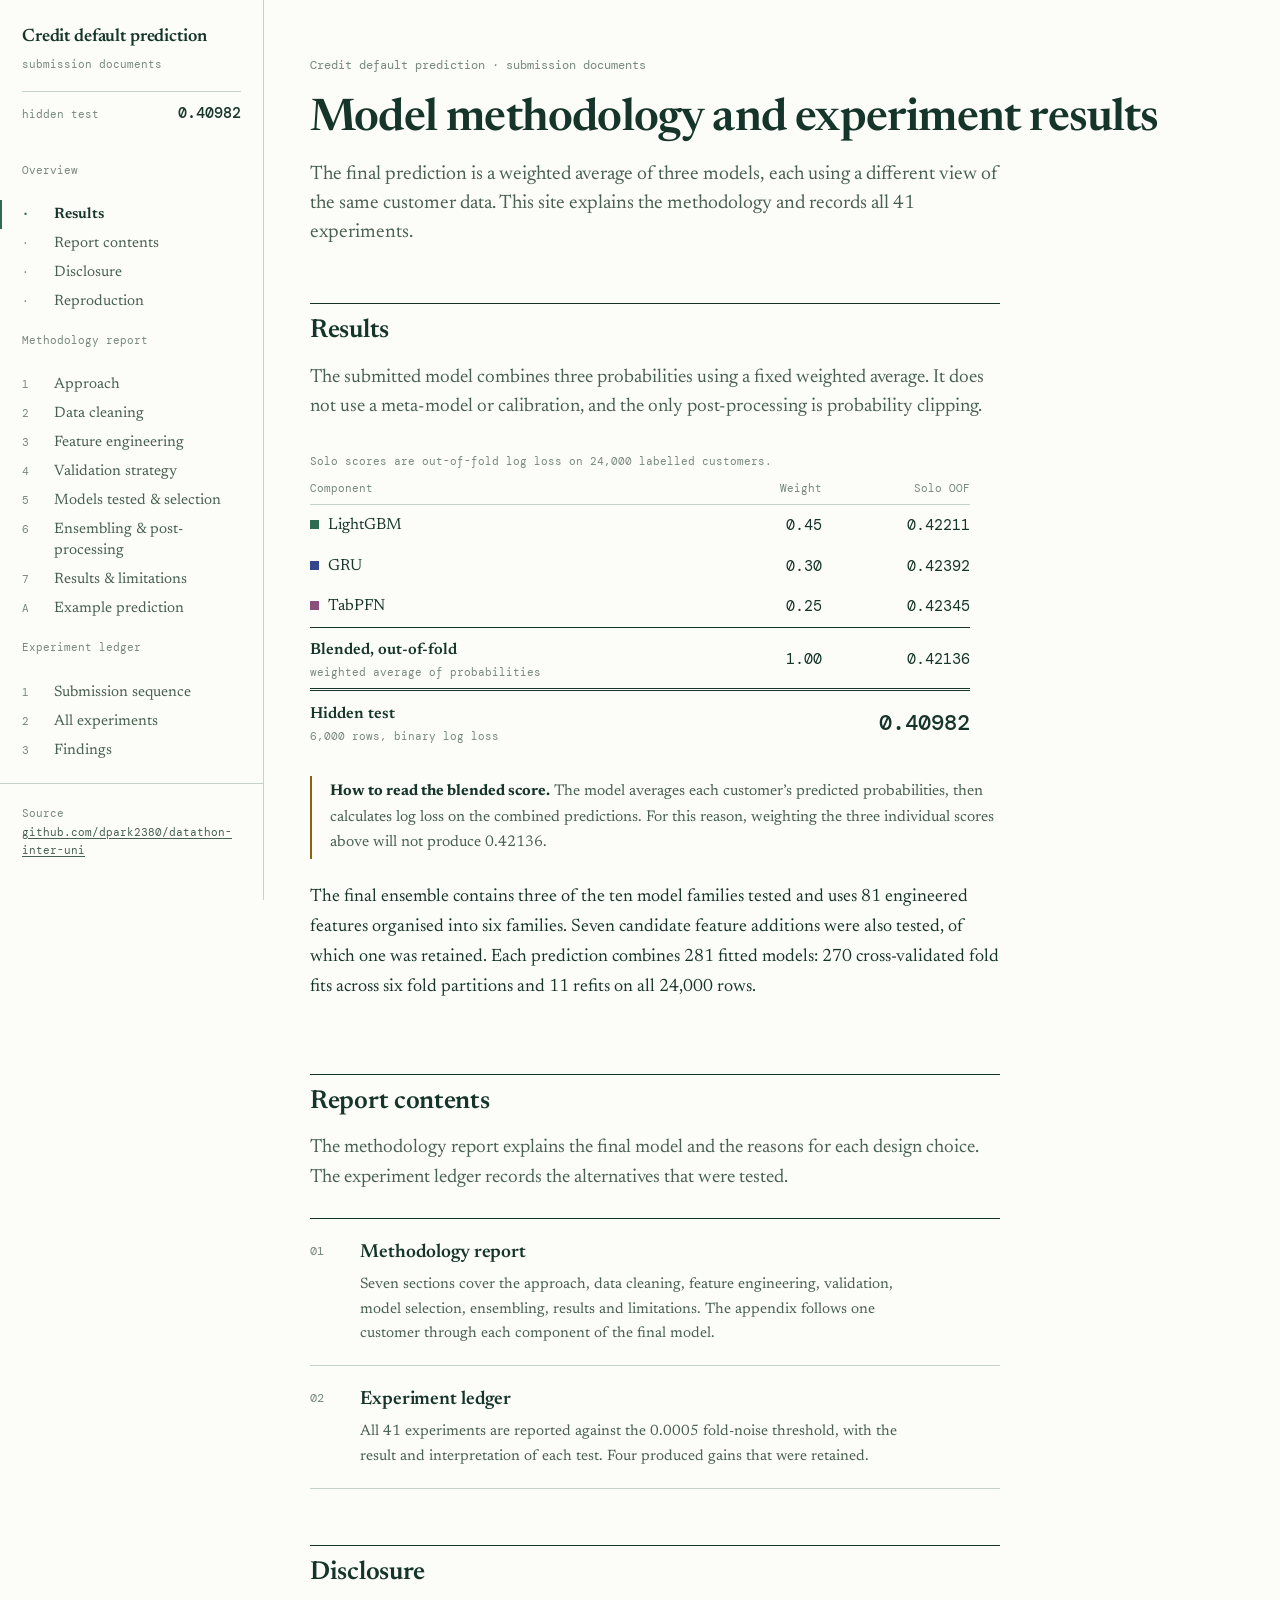
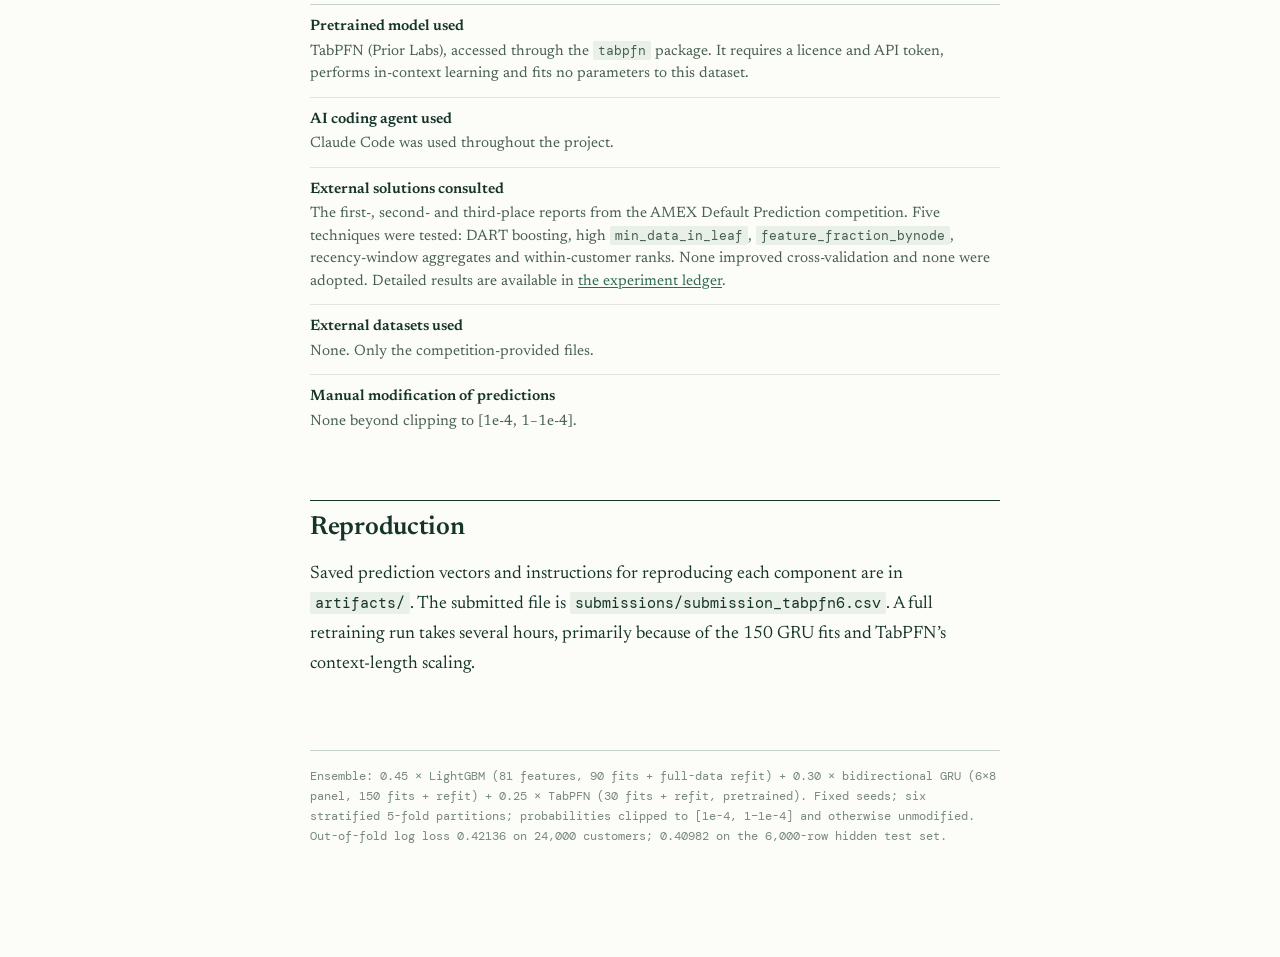
<file: index.html>
<!doctype html>
<html lang="en">
<head>
<meta charset="utf-8">
<meta name="viewport" content="width=device-width, initial-scale=1">
<title>Credit Default Prediction — Submission Documents</title>
<meta name="description" content="How a three-model ensemble predicts credit default at 0.40982 log loss, and the record of forty-one experiments behind it.">
<link rel="preconnect" href="https://fonts.googleapis.com">
<link rel="preconnect" href="https://fonts.gstatic.com" crossorigin>
<link rel="stylesheet" href="https://fonts.googleapis.com/css2?family=DM+Mono:wght@300;400;500&family=Newsreader:ital,opsz,wght@0,6..72,400..700;1,6..72,400..600&display=swap">
<link rel="stylesheet" href="assets/site.css">
</head>
<body>

<button class="navbtn" aria-expanded="false" aria-controls="nav"><span></span>Contents</button>

<div class="shell">

<nav class="nav" id="nav" aria-label="Document contents">
  <a class="brand" href="index.html"><b>Credit default prediction</b><span>submission documents</span></a>
  <p class="score"><span>hidden test</span><b>0.40982</b></p>

  <p class="grp">Overview</p>
  <ol>
    <li><a class="item" href="#result"><span class="no">·</span>Results</a></li>
    <li><a class="item" href="#reading"><span class="no">·</span>Report contents</a></li>
    <li><a class="item" href="#disclosure"><span class="no">·</span>Disclosure</a></li>
    <li><a class="item" href="#repro"><span class="no">·</span>Reproduction</a></li>
  </ol>

  <p class="grp">Methodology report</p>
  <ol>
    <li><a class="item" href="methodology-report.html#approach"><span class="no">1</span>Approach</a></li>
    <li><a class="item" href="methodology-report.html#cleaning"><span class="no">2</span>Data cleaning</a></li>
    <li><a class="item" href="methodology-report.html#features"><span class="no">3</span>Feature engineering</a></li>
    <li><a class="item" href="methodology-report.html#validation"><span class="no">4</span>Validation strategy</a></li>
    <li><a class="item" href="methodology-report.html#models"><span class="no">5</span>Models tested &amp; selection</a></li>
    <li><a class="item" href="methodology-report.html#ensembling"><span class="no">6</span>Ensembling &amp; post-processing</a></li>
    <li><a class="item" href="methodology-report.html#results"><span class="no">7</span>Results &amp; limitations</a></li>
    <li><a class="item" href="methodology-report.html#appendix"><span class="no">A</span>Example prediction</a></li>
  </ol>

  <p class="grp">Experiment ledger</p>
  <ol>
    <li><a class="item" href="experiment-ledger.html#survived"><span class="no">1</span>Submission sequence</a></li>
    <li><a class="item" href="experiment-ledger.html#ledger"><span class="no">2</span>All experiments</a></li>
    <li><a class="item" href="experiment-ledger.html#patterns"><span class="no">3</span>Findings</a></li>
  </ol>

  <p class="foot">Source<br><a href="https://github.com/dpark2380/datathon-inter-uni">github.com/dpark2380/<wbr>datathon-inter-uni</a></p>
</nav>

<main class="page">
<div class="wrap">

<header class="top">
  <p class="kicker">Credit default prediction · submission documents</p>
  <h1>Model methodology and experiment results</h1>
  <p class="sub measure">The final prediction is a weighted average of three models, each using a different view of the same customer data. This site explains the methodology and records all 41 experiments.</p>
</header>

<section id="result">
  <div class="sechead"><h2>Results</h2></div>
  <p class="lede measure">The submitted model combines three probabilities using a fixed weighted average. It does not use a meta-model or calibration, and the only post-processing is probability clipping.</p>

  <div class="stmt">
    <table>
      <caption>Solo scores are out-of-fold log loss on 24,000 labelled customers.</caption>
      <thead>
        <tr><th scope="col">Component</th><th scope="col">Weight</th><th scope="col">Solo OOF</th></tr>
      </thead>
      <tbody>
        <tr><td><i class="swatch sw-l"></i>LightGBM</td><td>0.45</td><td>0.42211</td></tr>
        <tr><td><i class="swatch sw-g"></i>GRU</td><td>0.30</td><td>0.42392</td></tr>
        <tr><td><i class="swatch sw-t"></i>TabPFN</td><td>0.25</td><td>0.42345</td></tr>
        <tr class="total">
          <td>Blended, out-of-fold<span class="qual">weighted average of probabilities</span></td>
          <td>1.00</td><td>0.42136</td>
        </tr>
        <tr class="final">
          <td>Hidden test<span class="qual">6,000 rows, binary log loss</span></td>
          <td colspan="2">0.40982</td>
        </tr>
      </tbody>
    </table>
  </div>

  <p class="note measure"><strong>How to read the blended score.</strong> The model averages each customer&rsquo;s predicted probabilities, then calculates log loss on the combined predictions. For this reason, weighting the three individual scores above will not produce 0.42136.</p>

  <p class="measure">The final ensemble contains three of the ten model families tested and uses 81 engineered features organised into six families. Seven candidate feature additions were also tested, of which one was retained. Each prediction combines 281 fitted models: 270 cross-validated fold fits across six fold partitions and 11 refits on all 24,000 rows.</p>
</section>

<section id="reading">
  <div class="sechead"><h2>Report contents</h2></div>
  <p class="lede measure">The methodology report explains the final model and the reasons for each design choice. The experiment ledger records the alternatives that were tested.</p>

  <div class="docs">
    <a class="doc" href="methodology-report.html">
      <span class="no">01</span>
      <span>
        <h3>Methodology report</h3>
        <p>Seven sections cover the approach, data cleaning, feature engineering, validation, model selection, ensembling, results and limitations. The appendix follows one customer through each component of the final model.</p>
      </span>
    </a>
    <a class="doc" href="experiment-ledger.html">
      <span class="no">02</span>
      <span>
        <h3>Experiment ledger</h3>
        <p>All 41 experiments are reported against the 0.0005 fold-noise threshold, with the result and interpretation of each test. Four produced gains that were retained.</p>
      </span>
    </a>
  </div>
</section>

<section id="disclosure">
  <div class="sechead"><h2>Disclosure</h2></div>
  <ul class="deflist measure">
    <li><b>Pretrained model used</b>TabPFN (Prior Labs), accessed through the <code>tabpfn</code> package. It requires a licence and API token, performs in-context learning and fits no parameters to this dataset.</li>
    <li><b>AI coding agent used</b>Claude Code was used throughout the project.</li>
    <li><b>External solutions consulted</b>The first-, second- and third-place reports from the AMEX Default Prediction competition. Five techniques were tested: DART boosting, high <code>min_data_in_leaf</code>, <code>feature_fraction_bynode</code>, recency-window aggregates and within-customer ranks. None improved cross-validation and none were adopted. Detailed results are available in <a href="experiment-ledger.html#ledger">the experiment ledger</a>.</li>
    <li><b>External datasets used</b>None. Only the competition-provided files.</li>
    <li><b>Manual modification of predictions</b>None beyond clipping to [1e-4, 1&minus;1e-4].</li>
  </ul>
</section>

<section id="repro">
  <div class="sechead"><h2>Reproduction</h2></div>
  <p class="measure">Saved prediction vectors and instructions for reproducing each component are in <code>artifacts/</code>. The submitted file is <code>submissions/submission_tabpfn6.csv</code>. A full retraining run takes several hours, primarily because of the 150 GRU fits and TabPFN&rsquo;s context-length scaling.</p>
</section>

<footer class="doc-foot">
  Ensemble: 0.45 &times; LightGBM (81 features, 90 fits + full-data refit) + 0.30 &times; bidirectional GRU (6&times;8 panel, 150 fits + refit) + 0.25 &times; TabPFN (30 fits + refit, pretrained). Fixed seeds; six stratified 5-fold partitions; probabilities clipped to [1e-4, 1&minus;1e-4] and otherwise unmodified. Out-of-fold log loss 0.42136 on 24,000 customers; 0.40982 on the 6,000-row hidden test set.
</footer>

</div>
</main>

</div>

<script src="assets/site.js"></script>
</body>
</html>
</file>
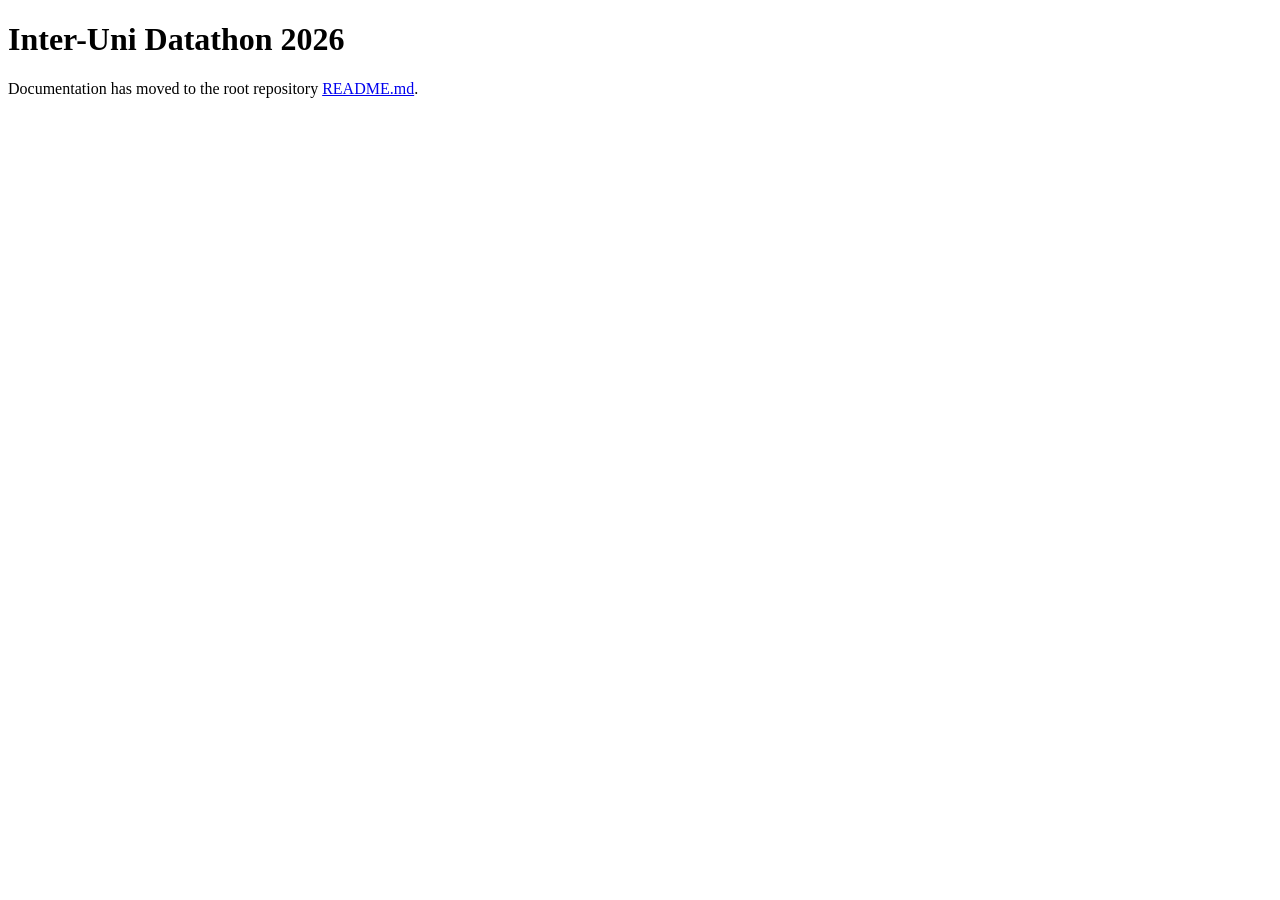
<file: docs/index.html>
<!DOCTYPE html>
<html lang="en">
<head>
  <meta charset="UTF-8">
  <title>Inter-Uni Datathon 2026</title>
</head>
<body>
  <h1>Inter-Uni Datathon 2026</h1>
  <p>Documentation has moved to the root repository <a href="https://github.com/dpark2380/datathon-inter-uni">README.md</a>.</p>
</body>
</html>
</file>
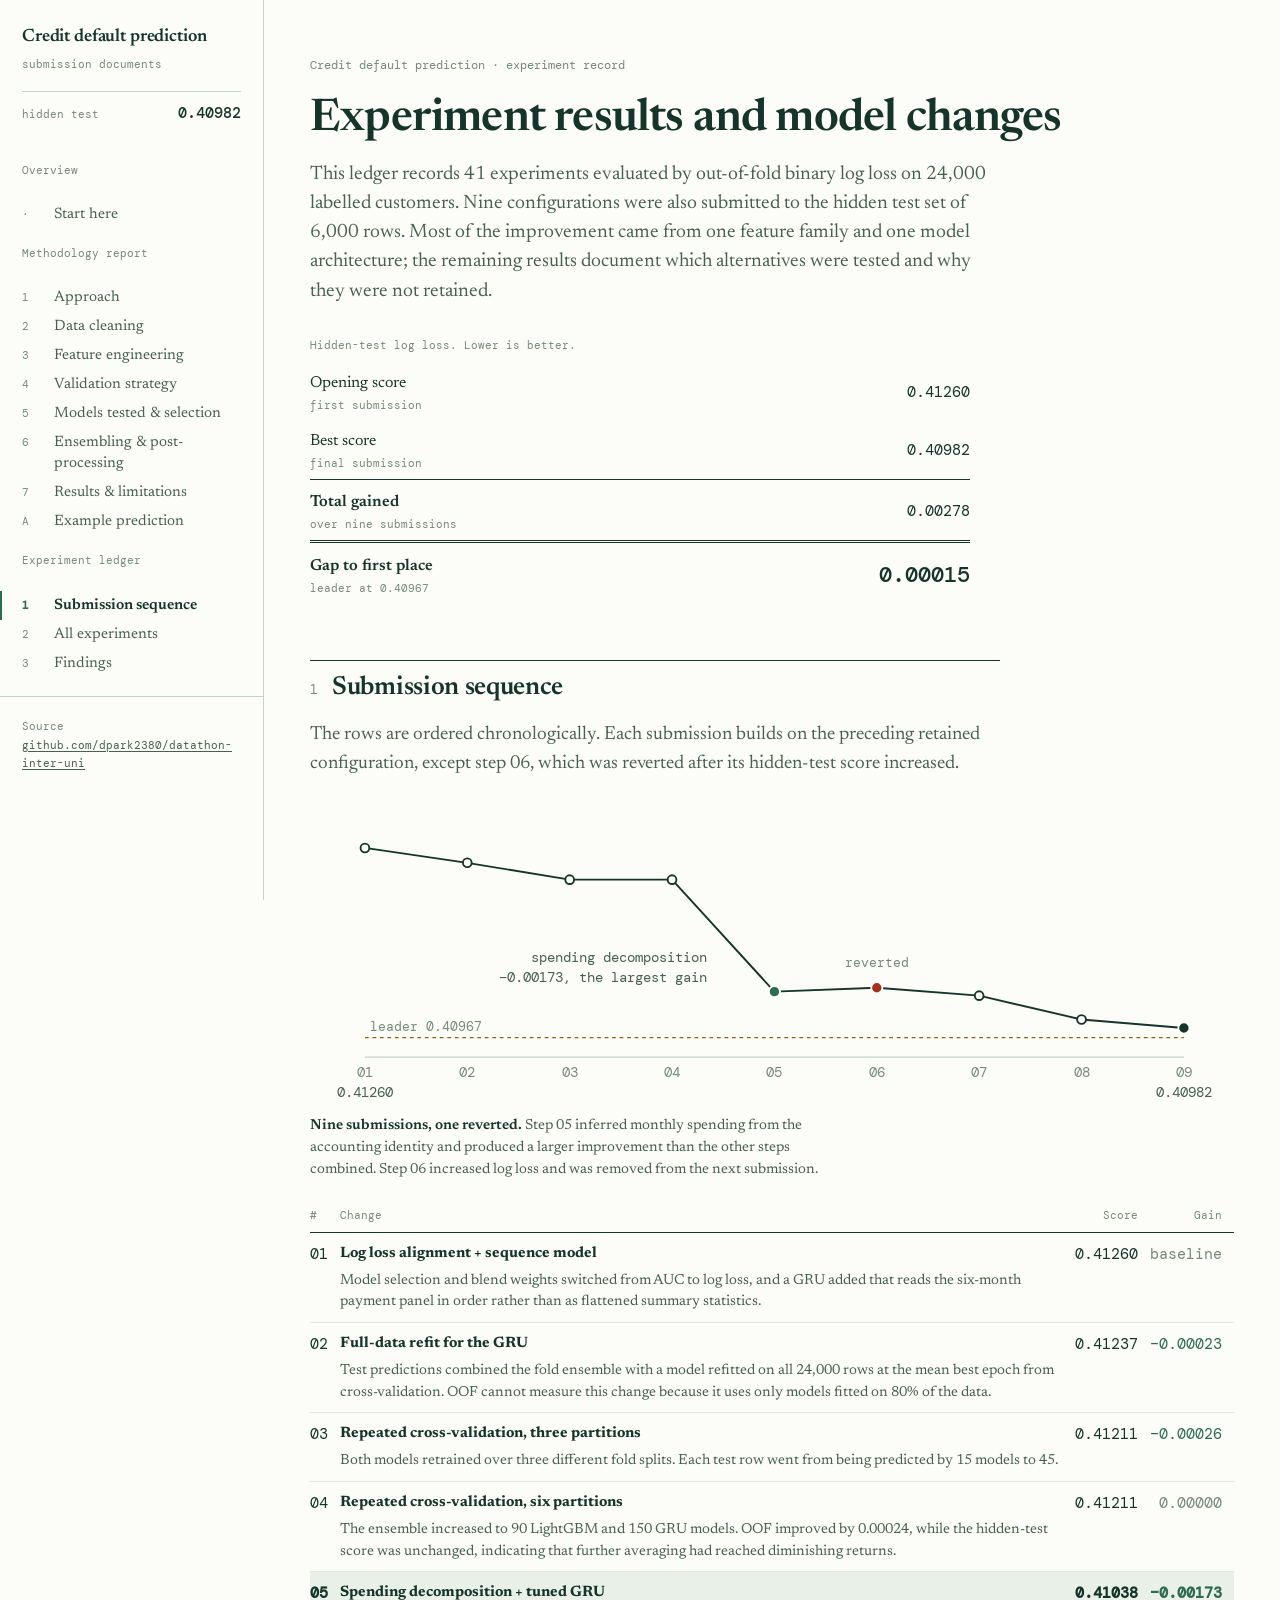
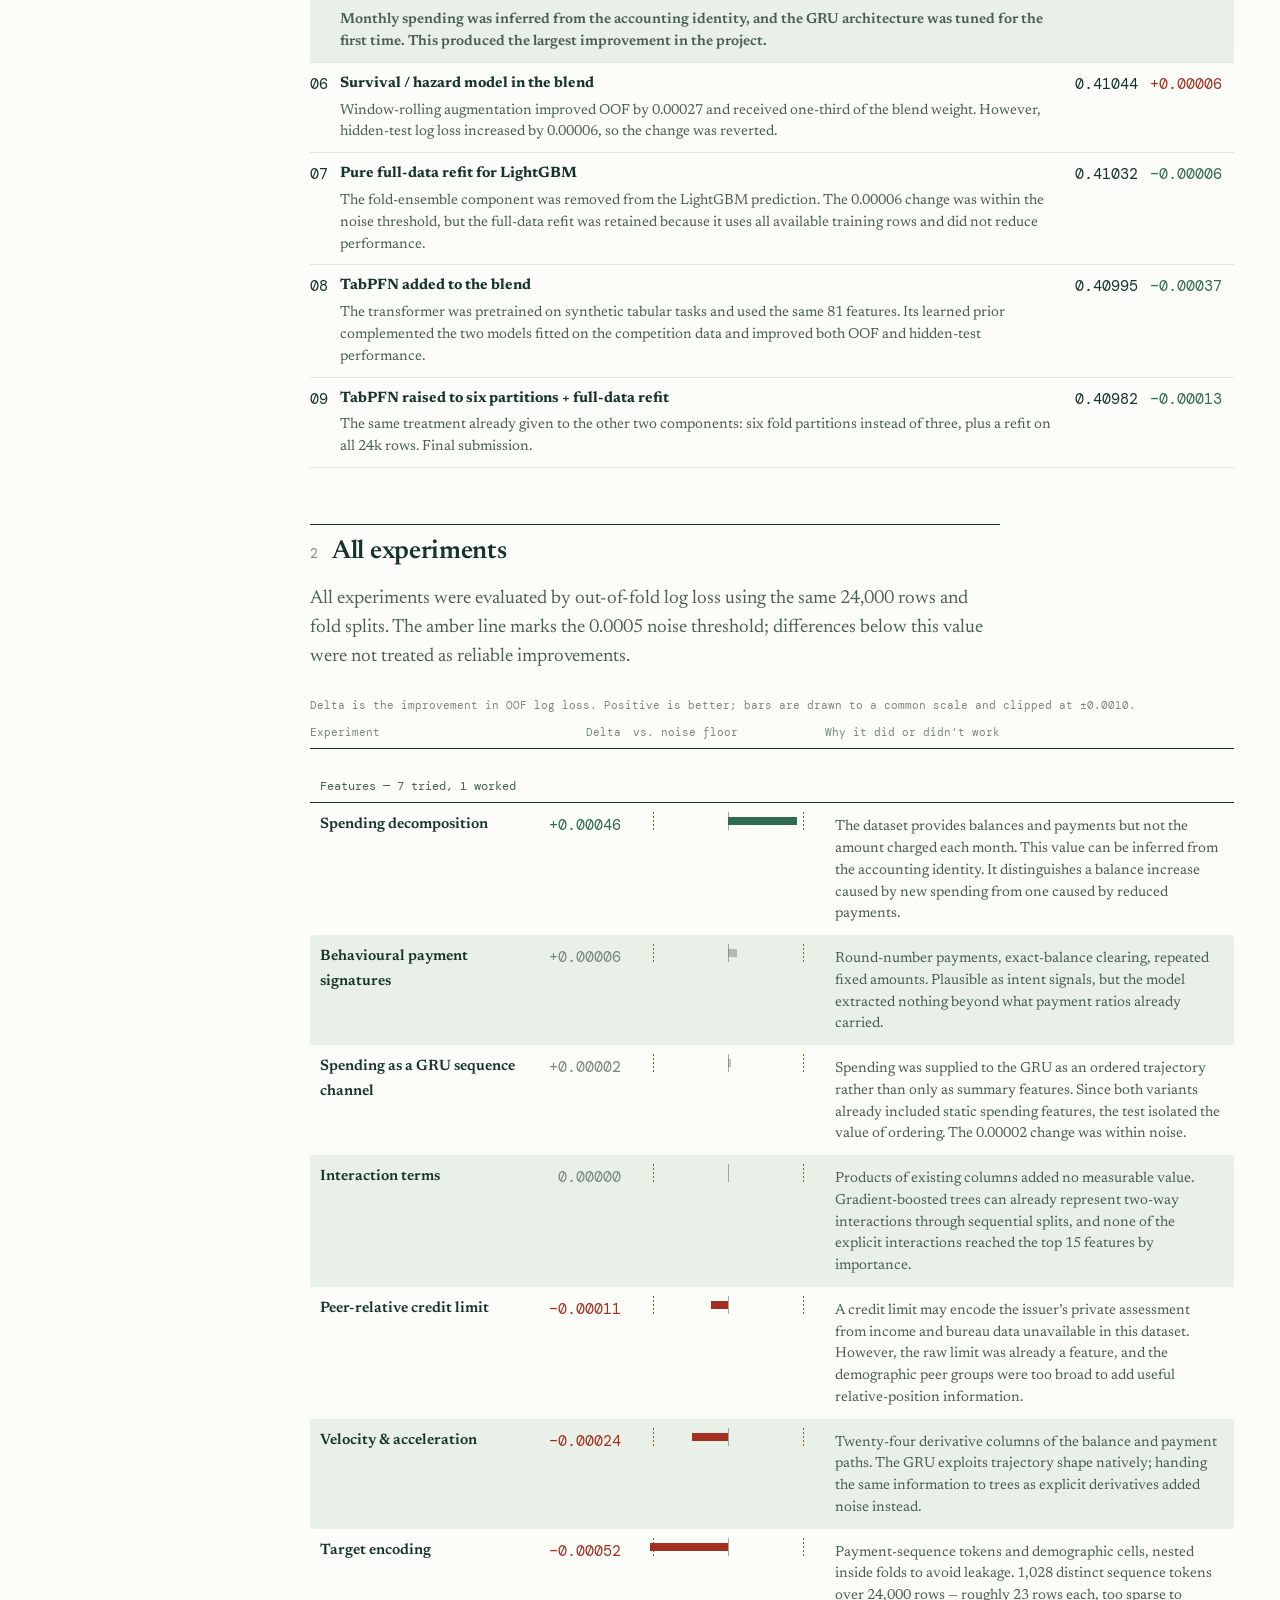
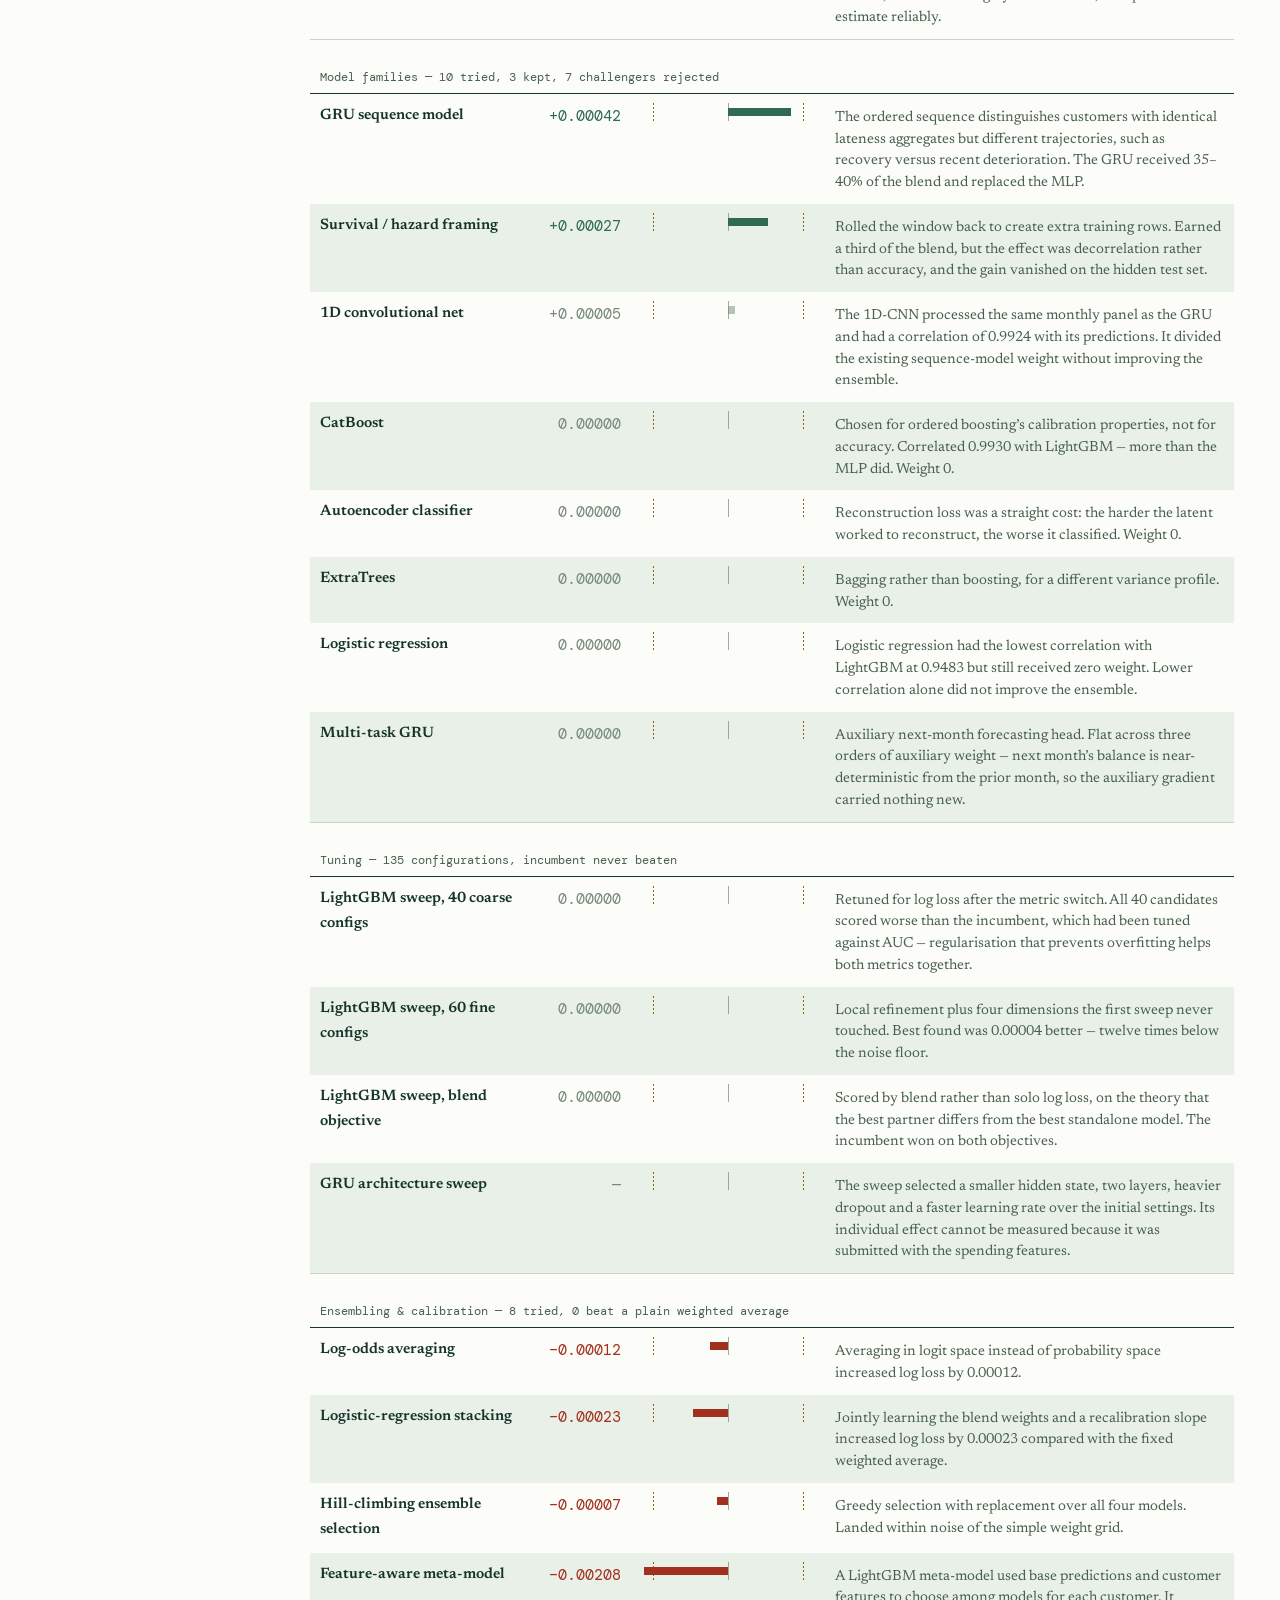
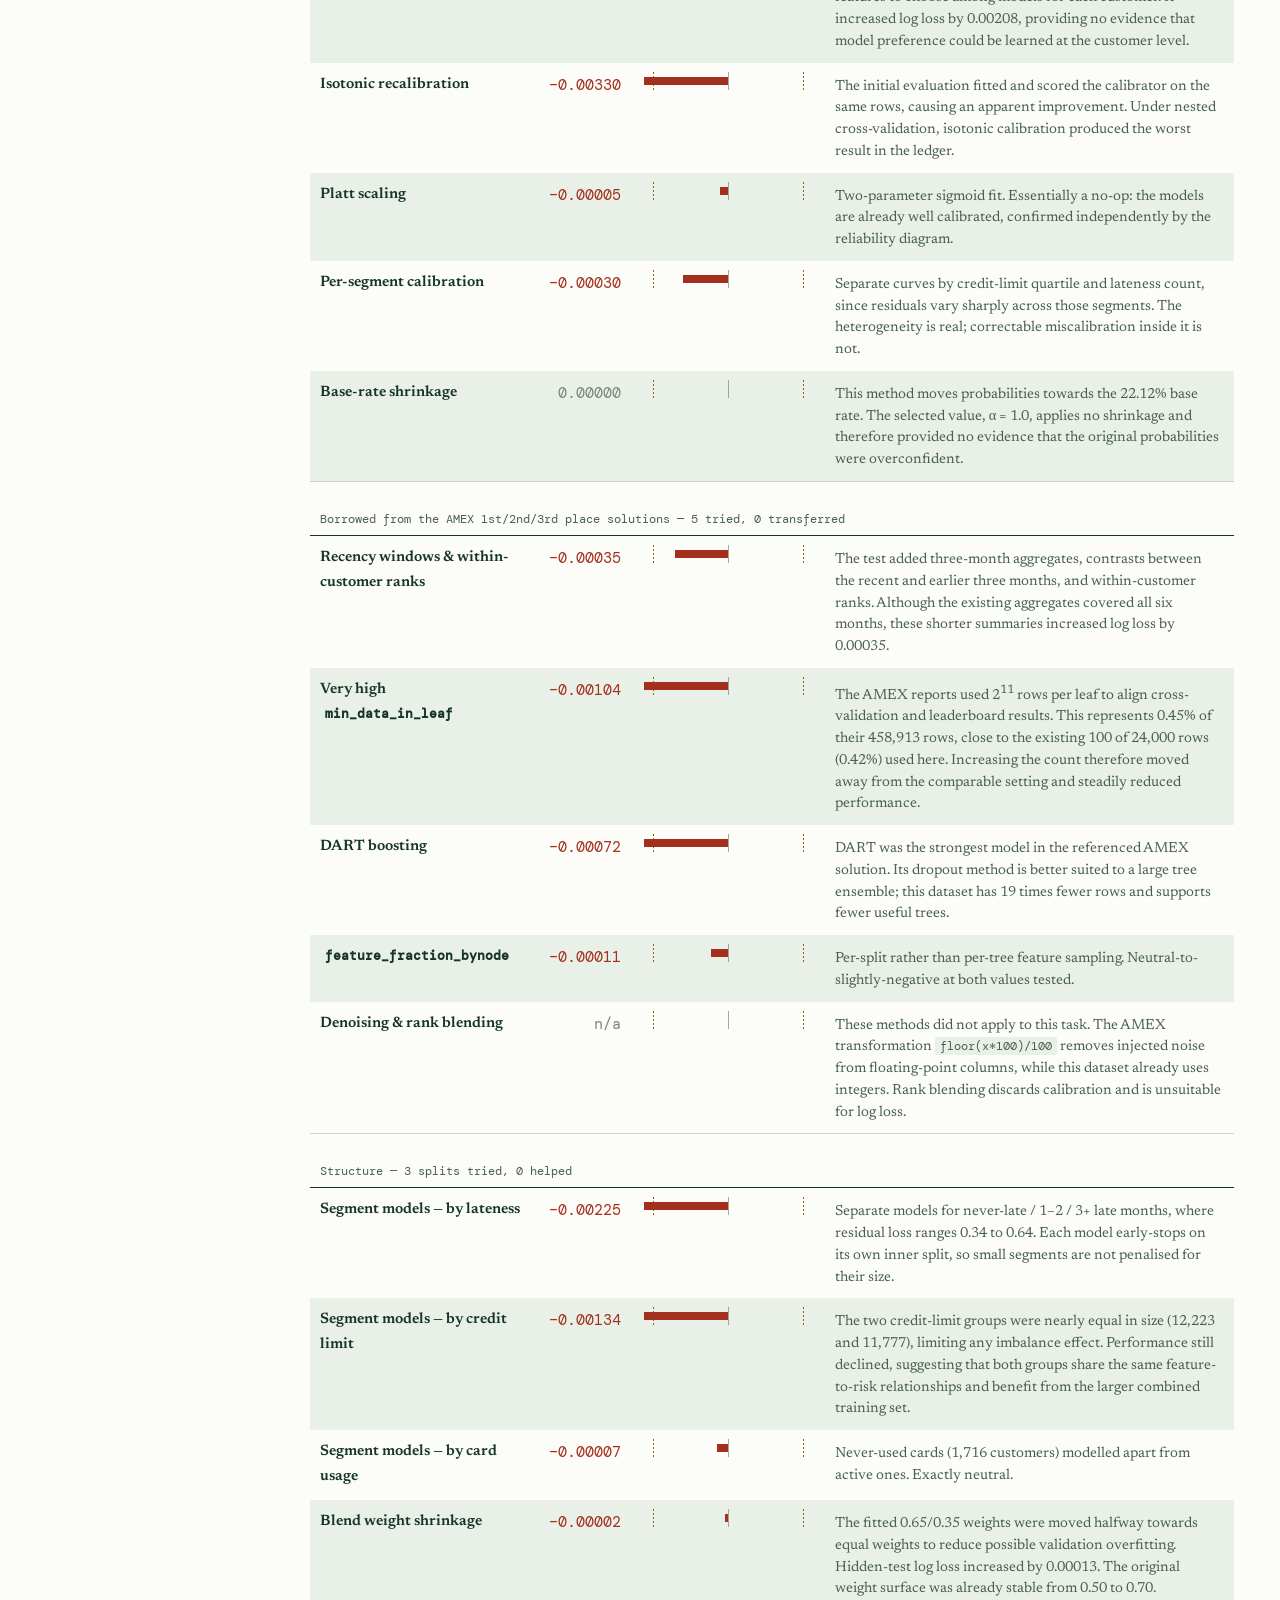
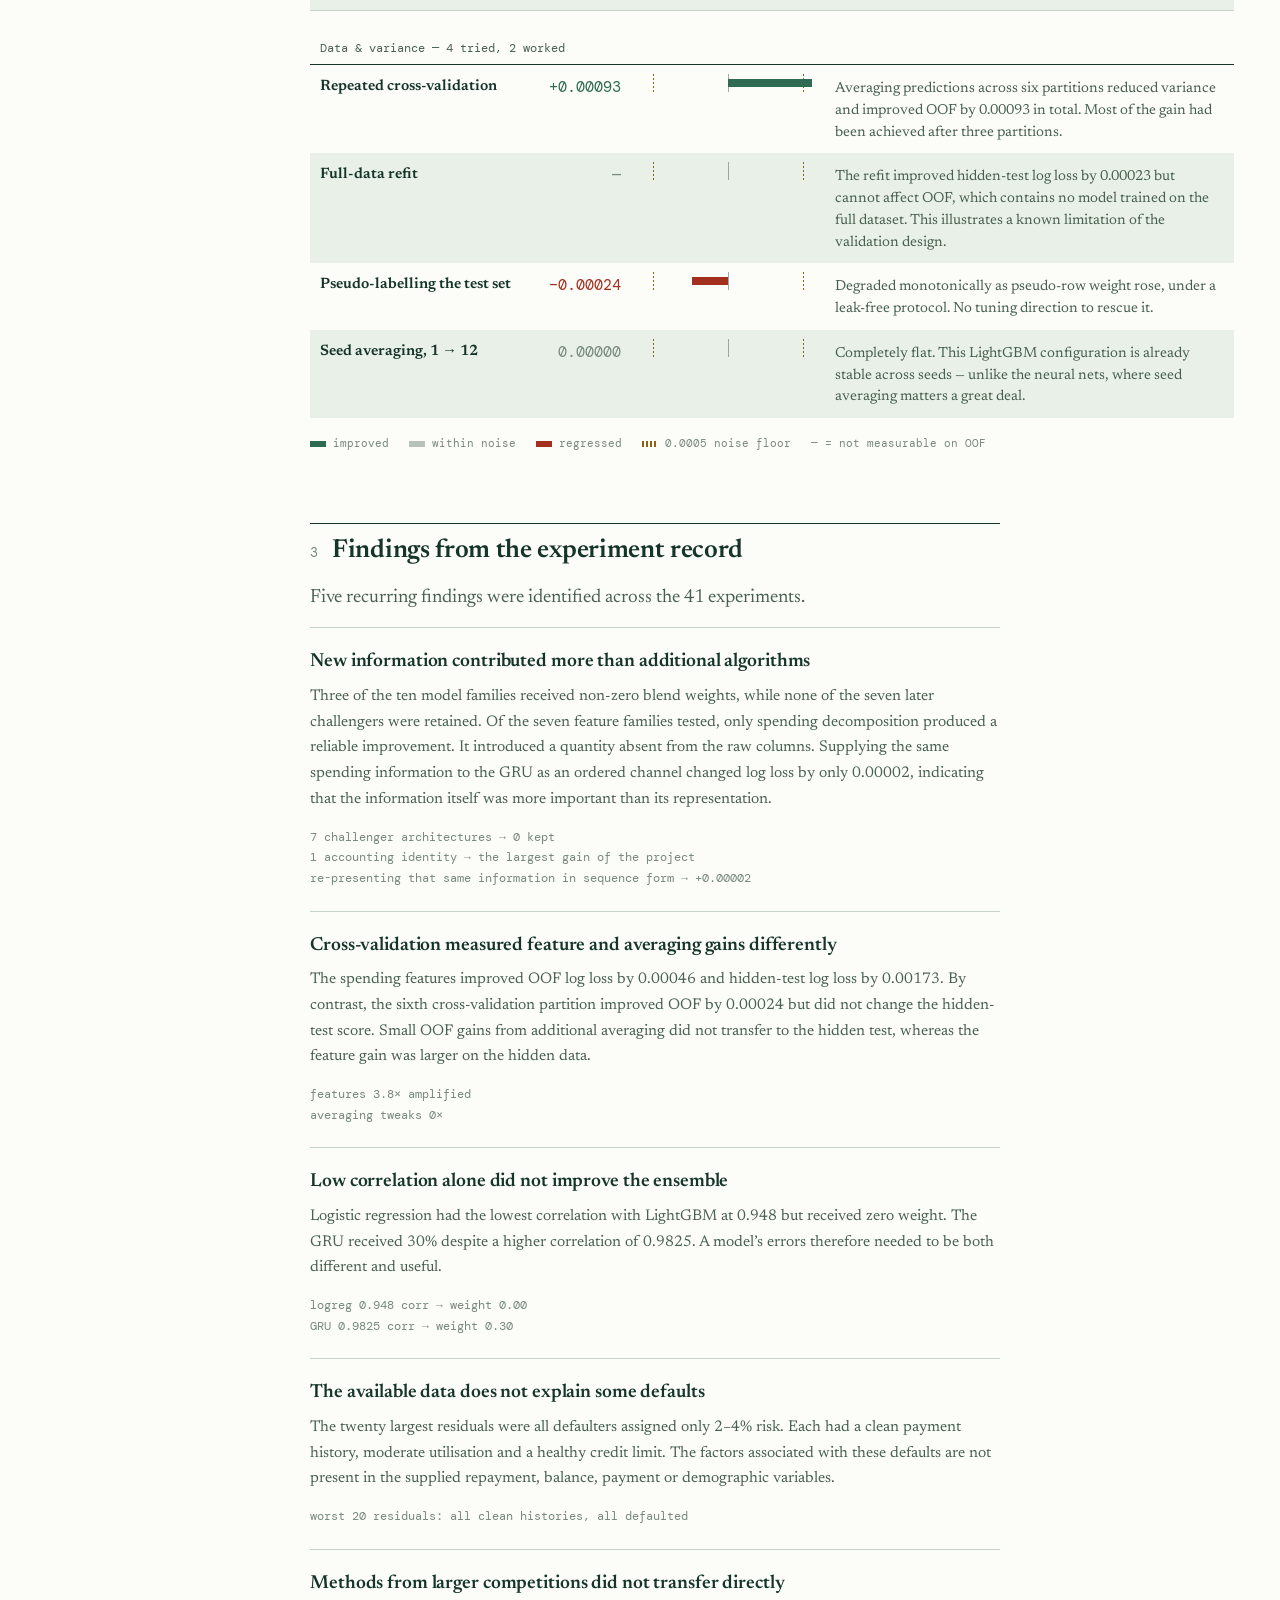
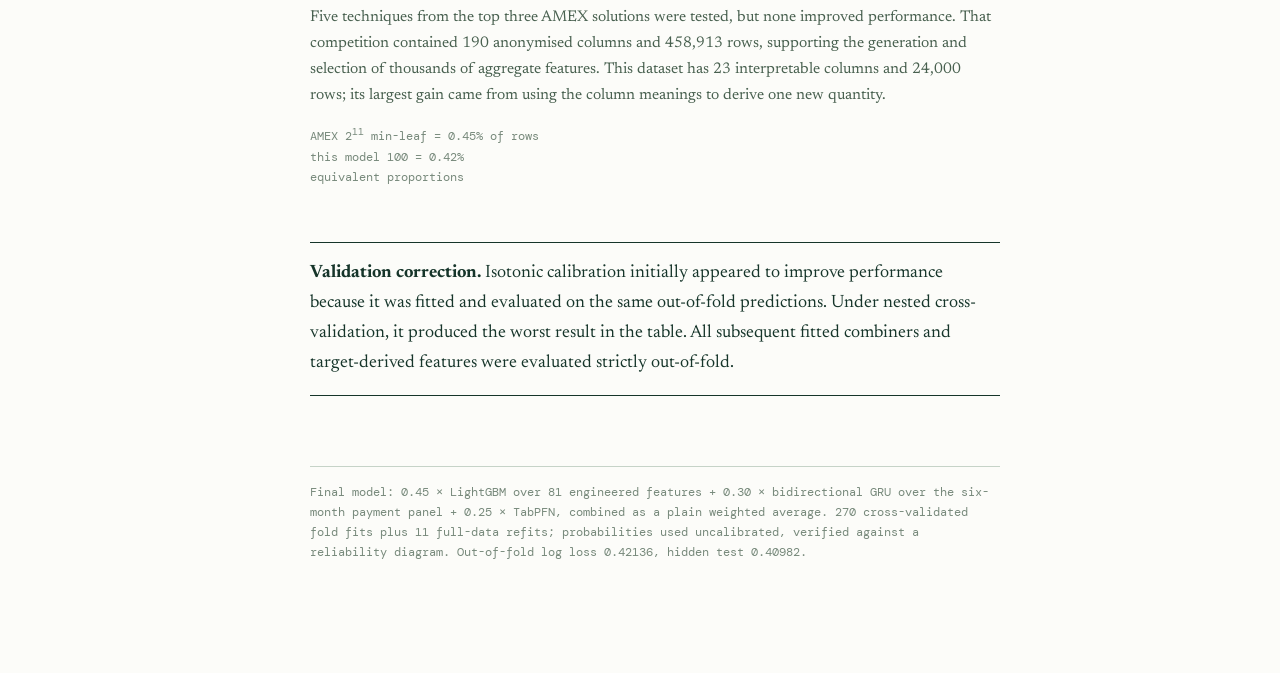
<file: experiment-ledger.html>
<!doctype html>
<html lang="en">
<head>
<meta charset="utf-8">
<meta name="viewport" content="width=device-width, initial-scale=1">
<title>Experiment ledger — Credit Default Prediction</title>
<meta name="description" content="All 41 experiments with measured deltas against the 0.0005 fold-noise threshold, and why each one did or did not work.">
<link rel="preconnect" href="https://fonts.googleapis.com">
<link rel="preconnect" href="https://fonts.gstatic.com" crossorigin>
<link rel="stylesheet" href="https://fonts.googleapis.com/css2?family=DM+Mono:wght@300;400;500&family=Newsreader:ital,opsz,wght@0,6..72,400..700;1,6..72,400..600&display=swap">
<link rel="stylesheet" href="assets/site.css">
</head>
<body>

<button class="navbtn" aria-expanded="false" aria-controls="nav"><span></span>Contents</button>

<div class="shell">

<nav class="nav" id="nav" aria-label="Document contents">
  <a class="brand" href="index.html"><b>Credit default prediction</b><span>submission documents</span></a>
  <p class="score"><span>hidden test</span><b>0.40982</b></p>

  <p class="grp">Overview</p>
  <ol>
    <li><a class="item" href="index.html"><span class="no">·</span>Start here</a></li>
  </ol>

  <p class="grp">Methodology report</p>
  <ol>
    <li><a class="item" href="methodology-report.html#approach"><span class="no">1</span>Approach</a></li>
    <li><a class="item" href="methodology-report.html#cleaning"><span class="no">2</span>Data cleaning</a></li>
    <li><a class="item" href="methodology-report.html#features"><span class="no">3</span>Feature engineering</a></li>
    <li><a class="item" href="methodology-report.html#validation"><span class="no">4</span>Validation strategy</a></li>
    <li><a class="item" href="methodology-report.html#models"><span class="no">5</span>Models tested &amp; selection</a></li>
    <li><a class="item" href="methodology-report.html#ensembling"><span class="no">6</span>Ensembling &amp; post-processing</a></li>
    <li><a class="item" href="methodology-report.html#results"><span class="no">7</span>Results &amp; limitations</a></li>
    <li><a class="item" href="methodology-report.html#appendix"><span class="no">A</span>Example prediction</a></li>
  </ol>

  <p class="grp">Experiment ledger</p>
  <ol>
    <li><a class="item" href="#survived"><span class="no">1</span>Submission sequence</a></li>
    <li><a class="item" href="#ledger"><span class="no">2</span>All experiments</a></li>
    <li><a class="item" href="#patterns"><span class="no">3</span>Findings</a></li>
  </ol>

  <p class="foot">Source<br><a href="https://github.com/dpark2380/datathon-inter-uni">github.com/dpark2380/<wbr>datathon-inter-uni</a></p>
</nav>

<main class="page">
<div class="wrap">

<header class="top">
  <p class="kicker">Credit default prediction · experiment record</p>
  <h1>Experiment results and model changes</h1>
  <p class="sub measure">This ledger records 41 experiments evaluated by out-of-fold binary log loss on 24,000 labelled customers. Nine configurations were also submitted to the hidden test set of 6,000 rows. Most of the improvement came from one feature family and one model architecture; the remaining results document which alternatives were tested and why they were not retained.</p>

  <div class="stmt">
    <table>
      <caption>Hidden-test log loss. Lower is better.</caption>
      <tbody>
        <tr><td>Opening score<span class="qual">first submission</span></td><td>0.41260</td></tr>
        <tr><td>Best score<span class="qual">final submission</span></td><td>0.40982</td></tr>
        <tr class="total"><td>Total gained<span class="qual">over nine submissions</span></td><td>0.00278</td></tr>
        <tr class="final"><td>Gap to first place<span class="qual">leader at 0.40967</span></td><td>0.00015</td></tr>
      </tbody>
    </table>
  </div>
</header>

<section id="survived">
  <div class="sechead"><span class="no">1</span><h2>Submission sequence</h2></div>
  <p class="lede measure">The rows are ordered chronologically. Each submission builds on the preceding retained configuration, except step 06, which was reverted after its hidden-test score increased.</p>

  <figure>
    <svg class="chart" viewBox="0 0 740 240" role="img" aria-labelledby="subs-title">
      <title id="subs-title">Hidden-test log loss across nine submissions, falling from 0.41260 at step 01 to 0.40982 at step 09, with one regression at step 06.</title>
      <line x1="44" y1="186.4" x2="700" y2="186.4" stroke="var(--amber)" stroke-width="1" stroke-dasharray="3 3"/>
      <text x="48" y="181" font-size="10.5">leader 0.40967</text>
      <polyline points="44,34.4 126,46.3 208,59.8 290,59.8 372,149.5 454,146.4 536,152.7 618,171.8 700,178.6"
                fill="none" stroke="var(--ink)" stroke-width="1.5" stroke-linejoin="round"/>
      <circle cx="44"  cy="34.4"  r="3.5" fill="var(--paper)" stroke="var(--ink)" stroke-width="1.5"/>
      <circle cx="126" cy="46.3"  r="3.5" fill="var(--paper)" stroke="var(--ink)" stroke-width="1.5"/>
      <circle cx="208" cy="59.8"  r="3.5" fill="var(--paper)" stroke="var(--ink)" stroke-width="1.5"/>
      <circle cx="290" cy="59.8"  r="3.5" fill="var(--paper)" stroke="var(--ink)" stroke-width="1.5"/>
      <circle cx="372" cy="149.5" r="4.5" fill="var(--lgbm)" stroke="var(--paper)" stroke-width="1.5"/>
      <circle cx="454" cy="146.4" r="4.5" fill="var(--red)"  stroke="var(--paper)" stroke-width="1.5"/>
      <circle cx="536" cy="152.7" r="3.5" fill="var(--paper)" stroke="var(--ink)" stroke-width="1.5"/>
      <circle cx="618" cy="171.8" r="3.5" fill="var(--paper)" stroke="var(--ink)" stroke-width="1.5"/>
      <circle cx="700" cy="178.6" r="4.5" fill="var(--ink)"  stroke="var(--paper)" stroke-width="1.5"/>
      <text x="318" y="126" text-anchor="end" font-size="11.5" class="lab">spending decomposition</text>
      <text x="318" y="142" text-anchor="end" font-size="11.5" class="lab">&minus;0.00173, the largest gain</text>
      <text x="454" y="130" text-anchor="middle" font-size="10.5" fill="var(--red)">reverted</text>
      <line x1="44" y1="202" x2="700" y2="202" stroke="var(--rule)"/>
      <text x="44"  y="218" text-anchor="middle" font-size="11">01</text>
      <text x="126" y="218" text-anchor="middle" font-size="11">02</text>
      <text x="208" y="218" text-anchor="middle" font-size="11">03</text>
      <text x="290" y="218" text-anchor="middle" font-size="11">04</text>
      <text x="372" y="218" text-anchor="middle" font-size="11">05</text>
      <text x="454" y="218" text-anchor="middle" font-size="11">06</text>
      <text x="536" y="218" text-anchor="middle" font-size="11">07</text>
      <text x="618" y="218" text-anchor="middle" font-size="11">08</text>
      <text x="700" y="218" text-anchor="middle" font-size="11">09</text>
      <text x="44"  y="234" text-anchor="middle" font-size="11" class="lab">0.41260</text>
      <text x="700" y="234" text-anchor="middle" font-size="11" class="lab">0.40982</text>
    </svg>
    <figcaption><b>Nine submissions, one reverted.</b> Step 05 inferred monthly spending from the accounting identity and produced a larger improvement than the other steps combined. Step 06 increased log loss and was removed from the next submission.</figcaption>
  </figure>

  <div class="tbl-wrap">
  <table class="data">
    <thead>
      <tr><th scope="col">#</th><th scope="col">Change</th><th scope="col" class="n">Score</th><th scope="col" class="n">Gain</th></tr>
    </thead>
    <tbody>
      <tr>
        <td class="n">01</td>
        <td><b>Log loss alignment + sequence model</b><br><span class="why">Model selection and blend weights switched from AUC to log loss, and a GRU added that reads the six-month payment panel in order rather than as flattened summary statistics.</span></td>
        <td class="n">0.41260</td><td class="n flat">baseline</td>
      </tr>
      <tr>
        <td class="n">02</td>
        <td><b>Full-data refit for the GRU</b><br><span class="why">Test predictions combined the fold ensemble with a model refitted on all 24,000 rows at the mean best epoch from cross-validation. OOF cannot measure this change because it uses only models fitted on 80% of the data.</span></td>
        <td class="n">0.41237</td><td class="n up">&minus;0.00023</td>
      </tr>
      <tr>
        <td class="n">03</td>
        <td><b>Repeated cross-validation, three partitions</b><br><span class="why">Both models retrained over three different fold splits. Each test row went from being predicted by 15 models to 45.</span></td>
        <td class="n">0.41211</td><td class="n up">&minus;0.00026</td>
      </tr>
      <tr>
        <td class="n">04</td>
        <td><b>Repeated cross-validation, six partitions</b><br><span class="why">The ensemble increased to 90 LightGBM and 150 GRU models. OOF improved by 0.00024, while the hidden-test score was unchanged, indicating that further averaging had reached diminishing returns.</span></td>
        <td class="n">0.41211</td><td class="n flat">0.00000</td>
      </tr>
      <tr class="hl">
        <td class="n">05</td>
        <td><b>Spending decomposition + tuned GRU</b><br><span class="why">Monthly spending was inferred from the accounting identity, and the GRU architecture was tuned for the first time. This produced the largest improvement in the project.</span></td>
        <td class="n">0.41038</td><td class="n up">&minus;0.00173</td>
      </tr>
      <tr>
        <td class="n">06</td>
        <td><b>Survival / hazard model in the blend</b><br><span class="why">Window-rolling augmentation improved OOF by 0.00027 and received one-third of the blend weight. However, hidden-test log loss increased by 0.00006, so the change was reverted.</span></td>
        <td class="n">0.41044</td><td class="n down">+0.00006</td>
      </tr>
      <tr>
        <td class="n">07</td>
        <td><b>Pure full-data refit for LightGBM</b><br><span class="why">The fold-ensemble component was removed from the LightGBM prediction. The 0.00006 change was within the noise threshold, but the full-data refit was retained because it uses all available training rows and did not reduce performance.</span></td>
        <td class="n">0.41032</td><td class="n up">&minus;0.00006</td>
      </tr>
      <tr>
        <td class="n">08</td>
        <td><b>TabPFN added to the blend</b><br><span class="why">The transformer was pretrained on synthetic tabular tasks and used the same 81 features. Its learned prior complemented the two models fitted on the competition data and improved both OOF and hidden-test performance.</span></td>
        <td class="n">0.40995</td><td class="n up">&minus;0.00037</td>
      </tr>
      <tr>
        <td class="n">09</td>
        <td><b>TabPFN raised to six partitions + full-data refit</b><br><span class="why">The same treatment already given to the other two components: six fold partitions instead of three, plus a refit on all 24k rows. Final submission.</span></td>
        <td class="n">0.40982</td><td class="n up">&minus;0.00013</td>
      </tr>
    </tbody>
  </table>
  </div>
</section>

<section id="ledger">
  <div class="sechead"><span class="no">2</span><h2>All experiments</h2></div>
  <p class="lede measure">All experiments were evaluated by out-of-fold log loss using the same 24,000 rows and fold splits. The amber line marks the 0.0005 noise threshold; differences below this value were not treated as reliable improvements.</p>

  <div class="tbl-wrap">
  <table class="data ledger">
    <caption>Delta is the improvement in OOF log loss. Positive is better; bars are drawn to a common scale and clipped at &plusmn;0.0010.</caption>
    <thead>
      <tr><th scope="col">Experiment</th><th scope="col" class="n">Delta</th><th scope="col" style="width:180px;">vs. noise floor</th><th scope="col">Why it did or didn&rsquo;t work</th></tr>
    </thead>
    <tbody>

      <tr class="grp"><td colspan="4">Features &mdash; 7 tried, 1 worked</td></tr>
      <tr class="row"><td class="exp">Spending decomposition</td><td class="n up">+0.00046</td>
        <td><div class="bar"><span class="zero"></span><span class="th r"></span><span class="th l"></span><span class="fill pos" style="--d:0.00046"></span></div></td>
        <td class="why">The dataset provides balances and payments but not the amount charged each month. This value can be inferred from the accounting identity. It distinguishes a balance increase caused by new spending from one caused by reduced payments.</td></tr>
      <tr class="row band"><td class="exp">Behavioural payment signatures</td><td class="n flat">+0.00006</td>
        <td><div class="bar"><span class="zero"></span><span class="th r"></span><span class="th l"></span><span class="fill nil" style="--d:0.00006"></span></div></td>
        <td class="why">Round-number payments, exact-balance clearing, repeated fixed amounts. Plausible as intent signals, but the model extracted nothing beyond what payment ratios already carried.</td></tr>
      <tr class="row"><td class="exp">Spending as a GRU sequence channel</td><td class="n flat">+0.00002</td>
        <td><div class="bar"><span class="zero"></span><span class="th r"></span><span class="th l"></span><span class="fill nil" style="--d:0.00002"></span></div></td>
        <td class="why">Spending was supplied to the GRU as an ordered trajectory rather than only as summary features. Since both variants already included static spending features, the test isolated the value of ordering. The 0.00002 change was within noise.</td></tr>
      <tr class="row band"><td class="exp">Interaction terms</td><td class="n flat">0.00000</td>
        <td><div class="bar"><span class="zero"></span><span class="th r"></span><span class="th l"></span></div></td>
        <td class="why">Products of existing columns added no measurable value. Gradient-boosted trees can already represent two-way interactions through sequential splits, and none of the explicit interactions reached the top 15 features by importance.</td></tr>
      <tr class="row"><td class="exp">Peer-relative credit limit</td><td class="n down">&minus;0.00011</td>
        <td><div class="bar"><span class="zero"></span><span class="th r"></span><span class="th l"></span><span class="fill neg" style="--d:0.00011"></span></div></td>
        <td class="why">A credit limit may encode the issuer&rsquo;s private assessment from income and bureau data unavailable in this dataset. However, the raw limit was already a feature, and the demographic peer groups were too broad to add useful relative-position information.</td></tr>
      <tr class="row band"><td class="exp">Velocity &amp; acceleration</td><td class="n down">&minus;0.00024</td>
        <td><div class="bar"><span class="zero"></span><span class="th r"></span><span class="th l"></span><span class="fill neg" style="--d:0.00024"></span></div></td>
        <td class="why">Twenty-four derivative columns of the balance and payment paths. The GRU exploits trajectory shape natively; handing the same information to trees as explicit derivatives added noise instead.</td></tr>
      <tr class="row"><td class="exp">Target encoding</td><td class="n down">&minus;0.00052</td>
        <td><div class="bar"><span class="zero"></span><span class="th r"></span><span class="th l"></span><span class="fill neg" style="--d:0.00052"></span></div></td>
        <td class="why">Payment-sequence tokens and demographic cells, nested inside folds to avoid leakage. 1,028 distinct sequence tokens over 24,000 rows &mdash; roughly 23 rows each, too sparse to estimate reliably.</td></tr>

      <tr class="grp"><td colspan="4">Model families &mdash; 10 tried, 3 kept, 7 challengers rejected</td></tr>
      <tr class="row"><td class="exp">GRU sequence model</td><td class="n up">+0.00042</td>
        <td><div class="bar"><span class="zero"></span><span class="th r"></span><span class="th l"></span><span class="fill pos" style="--d:0.00042"></span></div></td>
        <td class="why">The ordered sequence distinguishes customers with identical lateness aggregates but different trajectories, such as recovery versus recent deterioration. The GRU received 35&ndash;40% of the blend and replaced the MLP.</td></tr>
      <tr class="row band"><td class="exp">Survival / hazard framing</td><td class="n up">+0.00027</td>
        <td><div class="bar"><span class="zero"></span><span class="th r"></span><span class="th l"></span><span class="fill pos" style="--d:0.00027"></span></div></td>
        <td class="why">Rolled the window back to create extra training rows. Earned a third of the blend, but the effect was decorrelation rather than accuracy, and the gain vanished on the hidden test set.</td></tr>
      <tr class="row"><td class="exp">1D convolutional net</td><td class="n flat">+0.00005</td>
        <td><div class="bar"><span class="zero"></span><span class="th r"></span><span class="th l"></span><span class="fill nil" style="--d:0.00005"></span></div></td>
        <td class="why">The 1D-CNN processed the same monthly panel as the GRU and had a correlation of 0.9924 with its predictions. It divided the existing sequence-model weight without improving the ensemble.</td></tr>
      <tr class="row band"><td class="exp">CatBoost</td><td class="n flat">0.00000</td>
        <td><div class="bar"><span class="zero"></span><span class="th r"></span><span class="th l"></span></div></td>
        <td class="why">Chosen for ordered boosting&rsquo;s calibration properties, not for accuracy. Correlated 0.9930 with LightGBM &mdash; more than the MLP did. Weight 0.</td></tr>
      <tr class="row"><td class="exp">Autoencoder classifier</td><td class="n flat">0.00000</td>
        <td><div class="bar"><span class="zero"></span><span class="th r"></span><span class="th l"></span></div></td>
        <td class="why">Reconstruction loss was a straight cost: the harder the latent worked to reconstruct, the worse it classified. Weight 0.</td></tr>
      <tr class="row band"><td class="exp">ExtraTrees</td><td class="n flat">0.00000</td>
        <td><div class="bar"><span class="zero"></span><span class="th r"></span><span class="th l"></span></div></td>
        <td class="why">Bagging rather than boosting, for a different variance profile. Weight 0.</td></tr>
      <tr class="row"><td class="exp">Logistic regression</td><td class="n flat">0.00000</td>
        <td><div class="bar"><span class="zero"></span><span class="th r"></span><span class="th l"></span></div></td>
        <td class="why">Logistic regression had the lowest correlation with LightGBM at 0.9483 but still received zero weight. Lower correlation alone did not improve the ensemble.</td></tr>
      <tr class="row band"><td class="exp">Multi-task GRU</td><td class="n flat">0.00000</td>
        <td><div class="bar"><span class="zero"></span><span class="th r"></span><span class="th l"></span></div></td>
        <td class="why">Auxiliary next-month forecasting head. Flat across three orders of auxiliary weight &mdash; next month&rsquo;s balance is near-deterministic from the prior month, so the auxiliary gradient carried nothing new.</td></tr>

      <tr class="grp"><td colspan="4">Tuning &mdash; 135 configurations, incumbent never beaten</td></tr>
      <tr class="row"><td class="exp">LightGBM sweep, 40 coarse configs</td><td class="n flat">0.00000</td>
        <td><div class="bar"><span class="zero"></span><span class="th r"></span><span class="th l"></span></div></td>
        <td class="why">Retuned for log loss after the metric switch. All 40 candidates scored worse than the incumbent, which had been tuned against AUC &mdash; regularisation that prevents overfitting helps both metrics together.</td></tr>
      <tr class="row band"><td class="exp">LightGBM sweep, 60 fine configs</td><td class="n flat">0.00000</td>
        <td><div class="bar"><span class="zero"></span><span class="th r"></span><span class="th l"></span></div></td>
        <td class="why">Local refinement plus four dimensions the first sweep never touched. Best found was 0.00004 better &mdash; twelve times below the noise floor.</td></tr>
      <tr class="row"><td class="exp">LightGBM sweep, blend objective</td><td class="n flat">0.00000</td>
        <td><div class="bar"><span class="zero"></span><span class="th r"></span><span class="th l"></span></div></td>
        <td class="why">Scored by blend rather than solo log loss, on the theory that the best partner differs from the best standalone model. The incumbent won on both objectives.</td></tr>
      <tr class="row band"><td class="exp">GRU architecture sweep</td><td class="n flat">&mdash;</td>
        <td><div class="bar"><span class="zero"></span><span class="th r"></span><span class="th l"></span></div></td>
        <td class="why">The sweep selected a smaller hidden state, two layers, heavier dropout and a faster learning rate over the initial settings. Its individual effect cannot be measured because it was submitted with the spending features.</td></tr>

      <tr class="grp"><td colspan="4">Ensembling &amp; calibration &mdash; 8 tried, 0 beat a plain weighted average</td></tr>
      <tr class="row"><td class="exp">Log-odds averaging</td><td class="n down">&minus;0.00012</td>
        <td><div class="bar"><span class="zero"></span><span class="th r"></span><span class="th l"></span><span class="fill neg" style="--d:0.00012"></span></div></td>
        <td class="why">Averaging in logit space instead of probability space increased log loss by 0.00012.</td></tr>
      <tr class="row band"><td class="exp">Logistic-regression stacking</td><td class="n down">&minus;0.00023</td>
        <td><div class="bar"><span class="zero"></span><span class="th r"></span><span class="th l"></span><span class="fill neg" style="--d:0.00023"></span></div></td>
        <td class="why">Jointly learning the blend weights and a recalibration slope increased log loss by 0.00023 compared with the fixed weighted average.</td></tr>
      <tr class="row"><td class="exp">Hill-climbing ensemble selection</td><td class="n down">&minus;0.00007</td>
        <td><div class="bar"><span class="zero"></span><span class="th r"></span><span class="th l"></span><span class="fill neg" style="--d:0.00007"></span></div></td>
        <td class="why">Greedy selection with replacement over all four models. Landed within noise of the simple weight grid.</td></tr>
      <tr class="row band"><td class="exp">Feature-aware meta-model</td><td class="n down">&minus;0.00208</td>
        <td><div class="bar"><span class="zero"></span><span class="th r"></span><span class="th l"></span><span class="fill neg" style="--d:0.00208"></span></div></td>
        <td class="why">A LightGBM meta-model used base predictions and customer features to choose among models for each customer. It increased log loss by 0.00208, providing no evidence that model preference could be learned at the customer level.</td></tr>
      <tr class="row"><td class="exp">Isotonic recalibration</td><td class="n down">&minus;0.00330</td>
        <td><div class="bar"><span class="zero"></span><span class="th r"></span><span class="th l"></span><span class="fill neg" style="--d:0.00330"></span></div></td>
        <td class="why">The initial evaluation fitted and scored the calibrator on the same rows, causing an apparent improvement. Under nested cross-validation, isotonic calibration produced the worst result in the ledger.</td></tr>
      <tr class="row band"><td class="exp">Platt scaling</td><td class="n down">&minus;0.00005</td>
        <td><div class="bar"><span class="zero"></span><span class="th r"></span><span class="th l"></span><span class="fill neg" style="--d:0.00005"></span></div></td>
        <td class="why">Two-parameter sigmoid fit. Essentially a no-op: the models are already well calibrated, confirmed independently by the reliability diagram.</td></tr>
      <tr class="row"><td class="exp">Per-segment calibration</td><td class="n down">&minus;0.00030</td>
        <td><div class="bar"><span class="zero"></span><span class="th r"></span><span class="th l"></span><span class="fill neg" style="--d:0.00030"></span></div></td>
        <td class="why">Separate curves by credit-limit quartile and lateness count, since residuals vary sharply across those segments. The heterogeneity is real; correctable miscalibration inside it is not.</td></tr>
      <tr class="row band"><td class="exp">Base-rate shrinkage</td><td class="n flat">0.00000</td>
        <td><div class="bar"><span class="zero"></span><span class="th r"></span><span class="th l"></span></div></td>
        <td class="why">This method moves probabilities towards the 22.12% base rate. The selected value, &alpha; = 1.0, applies no shrinkage and therefore provided no evidence that the original probabilities were overconfident.</td></tr>

      <tr class="grp"><td colspan="4">Borrowed from the AMEX 1st/2nd/3rd place solutions &mdash; 5 tried, 0 transferred</td></tr>
      <tr class="row"><td class="exp">Recency windows &amp; within-customer ranks</td><td class="n down">&minus;0.00035</td>
        <td><div class="bar"><span class="zero"></span><span class="th r"></span><span class="th l"></span><span class="fill neg" style="--d:0.00035"></span></div></td>
        <td class="why">The test added three-month aggregates, contrasts between the recent and earlier three months, and within-customer ranks. Although the existing aggregates covered all six months, these shorter summaries increased log loss by 0.00035.</td></tr>
      <tr class="row band"><td class="exp">Very high <code>min_data_in_leaf</code></td><td class="n down">&minus;0.00104</td>
        <td><div class="bar"><span class="zero"></span><span class="th r"></span><span class="th l"></span><span class="fill neg" style="--d:0.00104"></span></div></td>
        <td class="why">The AMEX reports used 2<sup>11</sup> rows per leaf to align cross-validation and leaderboard results. This represents 0.45% of their 458,913 rows, close to the existing 100 of 24,000 rows (0.42%) used here. Increasing the count therefore moved away from the comparable setting and steadily reduced performance.</td></tr>
      <tr class="row"><td class="exp">DART boosting</td><td class="n down">&minus;0.00072</td>
        <td><div class="bar"><span class="zero"></span><span class="th r"></span><span class="th l"></span><span class="fill neg" style="--d:0.00072"></span></div></td>
        <td class="why">DART was the strongest model in the referenced AMEX solution. Its dropout method is better suited to a large tree ensemble; this dataset has 19 times fewer rows and supports fewer useful trees.</td></tr>
      <tr class="row band"><td class="exp"><code>feature_fraction_bynode</code></td><td class="n down">&minus;0.00011</td>
        <td><div class="bar"><span class="zero"></span><span class="th r"></span><span class="th l"></span><span class="fill neg" style="--d:0.00011"></span></div></td>
        <td class="why">Per-split rather than per-tree feature sampling. Neutral-to-slightly-negative at both values tested.</td></tr>
      <tr class="row"><td class="exp">Denoising &amp; rank blending</td><td class="n flat">n/a</td>
        <td><div class="bar"><span class="zero"></span><span class="th r"></span><span class="th l"></span></div></td>
        <td class="why">These methods did not apply to this task. The AMEX transformation <code>floor(x*100)/100</code> removes injected noise from floating-point columns, while this dataset already uses integers. Rank blending discards calibration and is unsuitable for log loss.</td></tr>

      <tr class="grp"><td colspan="4">Structure &mdash; 3 splits tried, 0 helped</td></tr>
      <tr class="row"><td class="exp">Segment models &mdash; by lateness</td><td class="n down">&minus;0.00225</td>
        <td><div class="bar"><span class="zero"></span><span class="th r"></span><span class="th l"></span><span class="fill neg" style="--d:0.00225"></span></div></td>
        <td class="why">Separate models for never-late / 1&ndash;2 / 3+ late months, where residual loss ranges 0.34 to 0.64. Each model early-stops on its own inner split, so small segments are not penalised for their size.</td></tr>
      <tr class="row band"><td class="exp">Segment models &mdash; by credit limit</td><td class="n down">&minus;0.00134</td>
        <td><div class="bar"><span class="zero"></span><span class="th r"></span><span class="th l"></span><span class="fill neg" style="--d:0.00134"></span></div></td>
        <td class="why">The two credit-limit groups were nearly equal in size (12,223 and 11,777), limiting any imbalance effect. Performance still declined, suggesting that both groups share the same feature-to-risk relationships and benefit from the larger combined training set.</td></tr>
      <tr class="row"><td class="exp">Segment models &mdash; by card usage</td><td class="n down">&minus;0.00007</td>
        <td><div class="bar"><span class="zero"></span><span class="th r"></span><span class="th l"></span><span class="fill neg" style="--d:0.00007"></span></div></td>
        <td class="why">Never-used cards (1,716 customers) modelled apart from active ones. Exactly neutral.</td></tr>
      <tr class="row band"><td class="exp">Blend weight shrinkage</td><td class="n down">&minus;0.00002</td>
        <td><div class="bar"><span class="zero"></span><span class="th r"></span><span class="th l"></span><span class="fill neg" style="--d:0.00002"></span></div></td>
        <td class="why">The fitted 0.65/0.35 weights were moved halfway towards equal weights to reduce possible validation overfitting. Hidden-test log loss increased by 0.00013. The original weight surface was already stable from 0.50 to 0.70.</td></tr>

      <tr class="grp"><td colspan="4">Data &amp; variance &mdash; 4 tried, 2 worked</td></tr>
      <tr class="row"><td class="exp">Repeated cross-validation</td><td class="n up">+0.00093</td>
        <td><div class="bar"><span class="zero"></span><span class="th r"></span><span class="th l"></span><span class="fill pos" style="--d:0.00093"></span></div></td>
        <td class="why">Averaging predictions across six partitions reduced variance and improved OOF by 0.00093 in total. Most of the gain had been achieved after three partitions.</td></tr>
      <tr class="row band"><td class="exp">Full-data refit</td><td class="n flat">&mdash;</td>
        <td><div class="bar"><span class="zero"></span><span class="th r"></span><span class="th l"></span></div></td>
        <td class="why">The refit improved hidden-test log loss by 0.00023 but cannot affect OOF, which contains no model trained on the full dataset. This illustrates a known limitation of the validation design.</td></tr>
      <tr class="row"><td class="exp">Pseudo-labelling the test set</td><td class="n down">&minus;0.00024</td>
        <td><div class="bar"><span class="zero"></span><span class="th r"></span><span class="th l"></span><span class="fill neg" style="--d:0.00024"></span></div></td>
        <td class="why">Degraded monotonically as pseudo-row weight rose, under a leak-free protocol. No tuning direction to rescue it.</td></tr>
      <tr class="row band"><td class="exp">Seed averaging, 1 &rarr; 12</td><td class="n flat">0.00000</td>
        <td><div class="bar"><span class="zero"></span><span class="th r"></span><span class="th l"></span></div></td>
        <td class="why">Completely flat. This LightGBM configuration is already stable across seeds &mdash; unlike the neural nets, where seed averaging matters a great deal.</td></tr>

    </tbody>
  </table>
  </div>

  <p class="legend">
    <span><i style="background:var(--lgbm)"></i>improved</span>
    <span><i style="background:var(--ink-3);opacity:.5"></i>within noise</span>
    <span><i style="background:var(--red)"></i>regressed</span>
    <span><i style="background:repeating-linear-gradient(90deg,var(--amber) 0 2px,transparent 2px 4px)"></i>0.0005 noise floor</span>
    <span>&mdash; = not measurable on OOF</span>
  </p>
</section>

<section id="patterns">
  <div class="sechead"><span class="no">3</span><h2>Findings from the experiment record</h2></div>
  <p class="lede measure">Five recurring findings were identified across the 41 experiments.</p>

  <div class="findings">
    <div class="finding">
      <h3>New information contributed more than additional algorithms</h3>
      <p>Three of the ten model families received non-zero blend weights, while none of the seven later challengers were retained. Of the seven feature families tested, only spending decomposition produced a reliable improvement. It introduced a quantity absent from the raw columns. Supplying the same spending information to the GRU as an ordered channel changed log loss by only 0.00002, indicating that the information itself was more important than its representation.</p>
      <p class="ev">7 challenger architectures &rarr; 0 kept<br>1 accounting identity &rarr; the largest gain of the project<br>re-presenting that same information in sequence form &rarr; +0.00002</p>
    </div>
    <div class="finding">
      <h3>Cross-validation measured feature and averaging gains differently</h3>
      <p>The spending features improved OOF log loss by 0.00046 and hidden-test log loss by 0.00173. By contrast, the sixth cross-validation partition improved OOF by 0.00024 but did not change the hidden-test score. Small OOF gains from additional averaging did not transfer to the hidden test, whereas the feature gain was larger on the hidden data.</p>
      <p class="ev">features 3.8&times; amplified<br>averaging tweaks 0&times;</p>
    </div>
    <div class="finding">
      <h3>Low correlation alone did not improve the ensemble</h3>
      <p>Logistic regression had the lowest correlation with LightGBM at 0.948 but received zero weight. The GRU received 30% despite a higher correlation of 0.9825. A model&rsquo;s errors therefore needed to be both different and useful.</p>
      <p class="ev">logreg 0.948 corr &rarr; weight 0.00<br>GRU 0.9825 corr &rarr; weight 0.30</p>
    </div>
    <div class="finding">
      <h3>The available data does not explain some defaults</h3>
      <p>The twenty largest residuals were all defaulters assigned only 2&ndash;4% risk. Each had a clean payment history, moderate utilisation and a healthy credit limit. The factors associated with these defaults are not present in the supplied repayment, balance, payment or demographic variables.</p>
      <p class="ev">worst 20 residuals: all clean histories, all defaulted</p>
    </div>
    <div class="finding">
      <h3>Methods from larger competitions did not transfer directly</h3>
      <p>Five techniques from the top three AMEX solutions were tested, but none improved performance. That competition contained 190 anonymised columns and 458,913 rows, supporting the generation and selection of thousands of aggregate features. This dataset has 23 interpretable columns and 24,000 rows; its largest gain came from using the column meanings to derive one new quantity.</p>
      <p class="ev">AMEX 2<sup>11</sup> min-leaf = 0.45% of rows<br>this model 100 = 0.42%<br>equivalent proportions</p>
    </div>
  </div>

  <div class="callout measure">
    <p><strong>Validation correction.</strong> Isotonic calibration initially appeared to improve performance because it was fitted and evaluated on the same out-of-fold predictions. Under nested cross-validation, it produced the worst result in the table. All subsequent fitted combiners and target-derived features were evaluated strictly out-of-fold.</p>
  </div>
</section>

<footer class="doc-foot">
  Final model: 0.45 &times; LightGBM over 81 engineered features + 0.30 &times; bidirectional GRU over the six-month payment panel + 0.25 &times; TabPFN, combined as a plain weighted average. 270 cross-validated fold fits plus 11 full-data refits; probabilities used uncalibrated, verified against a reliability diagram. Out-of-fold log loss 0.42136, hidden test 0.40982.
</footer>

</div>
</main>

</div>

<script src="assets/site.js"></script>
</body>
</html>
</file>
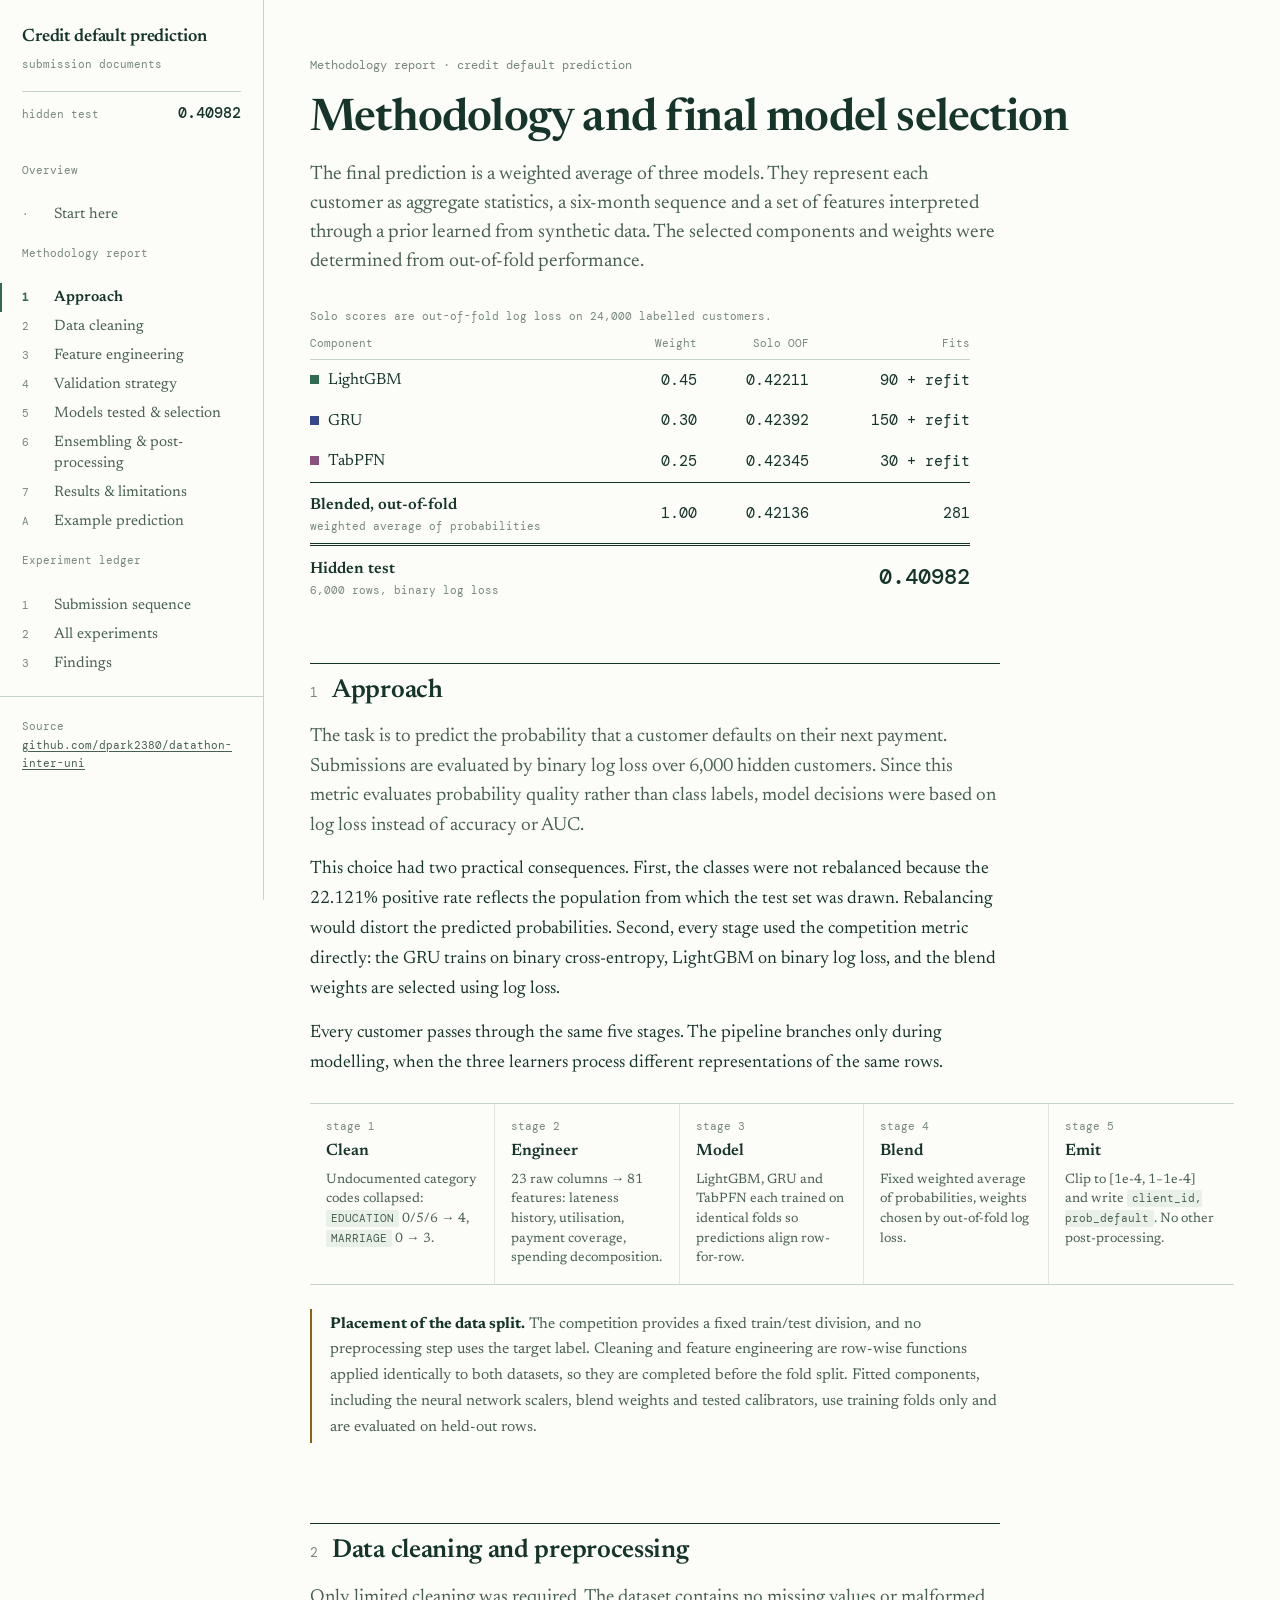
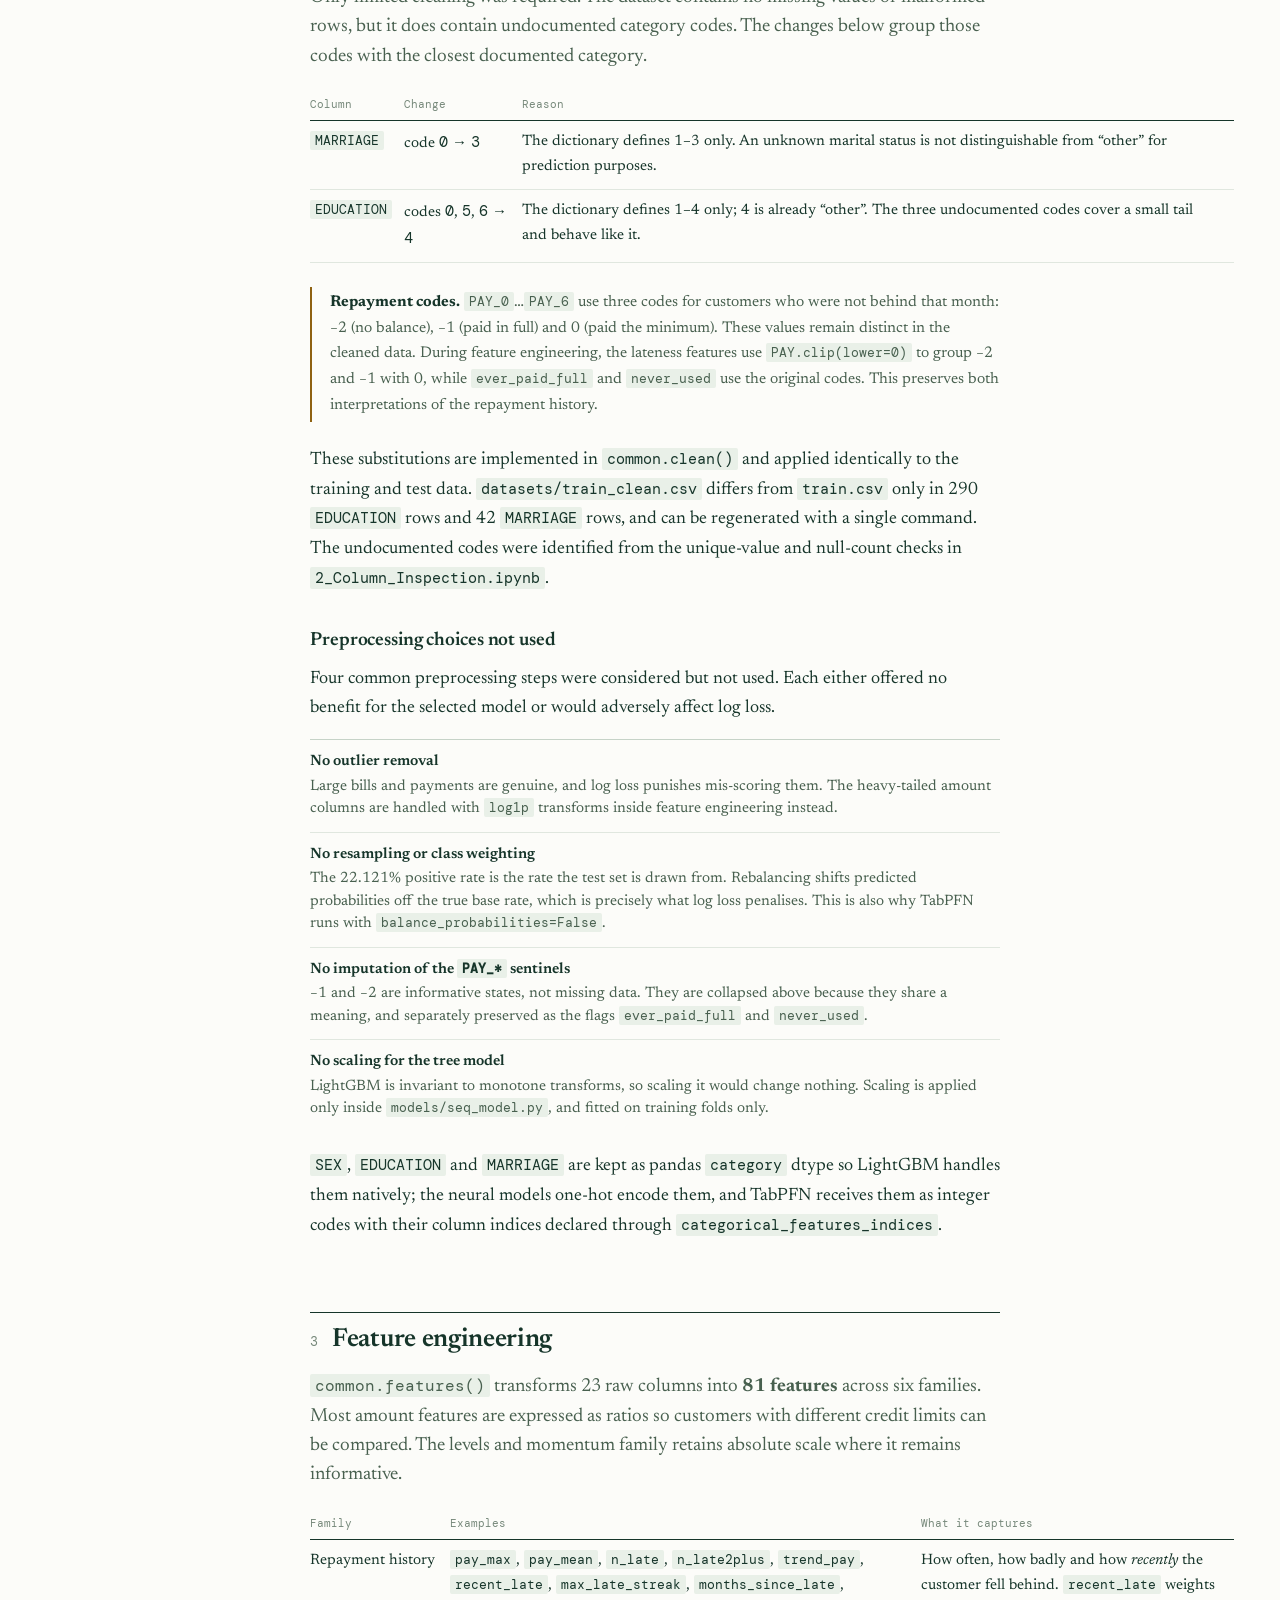
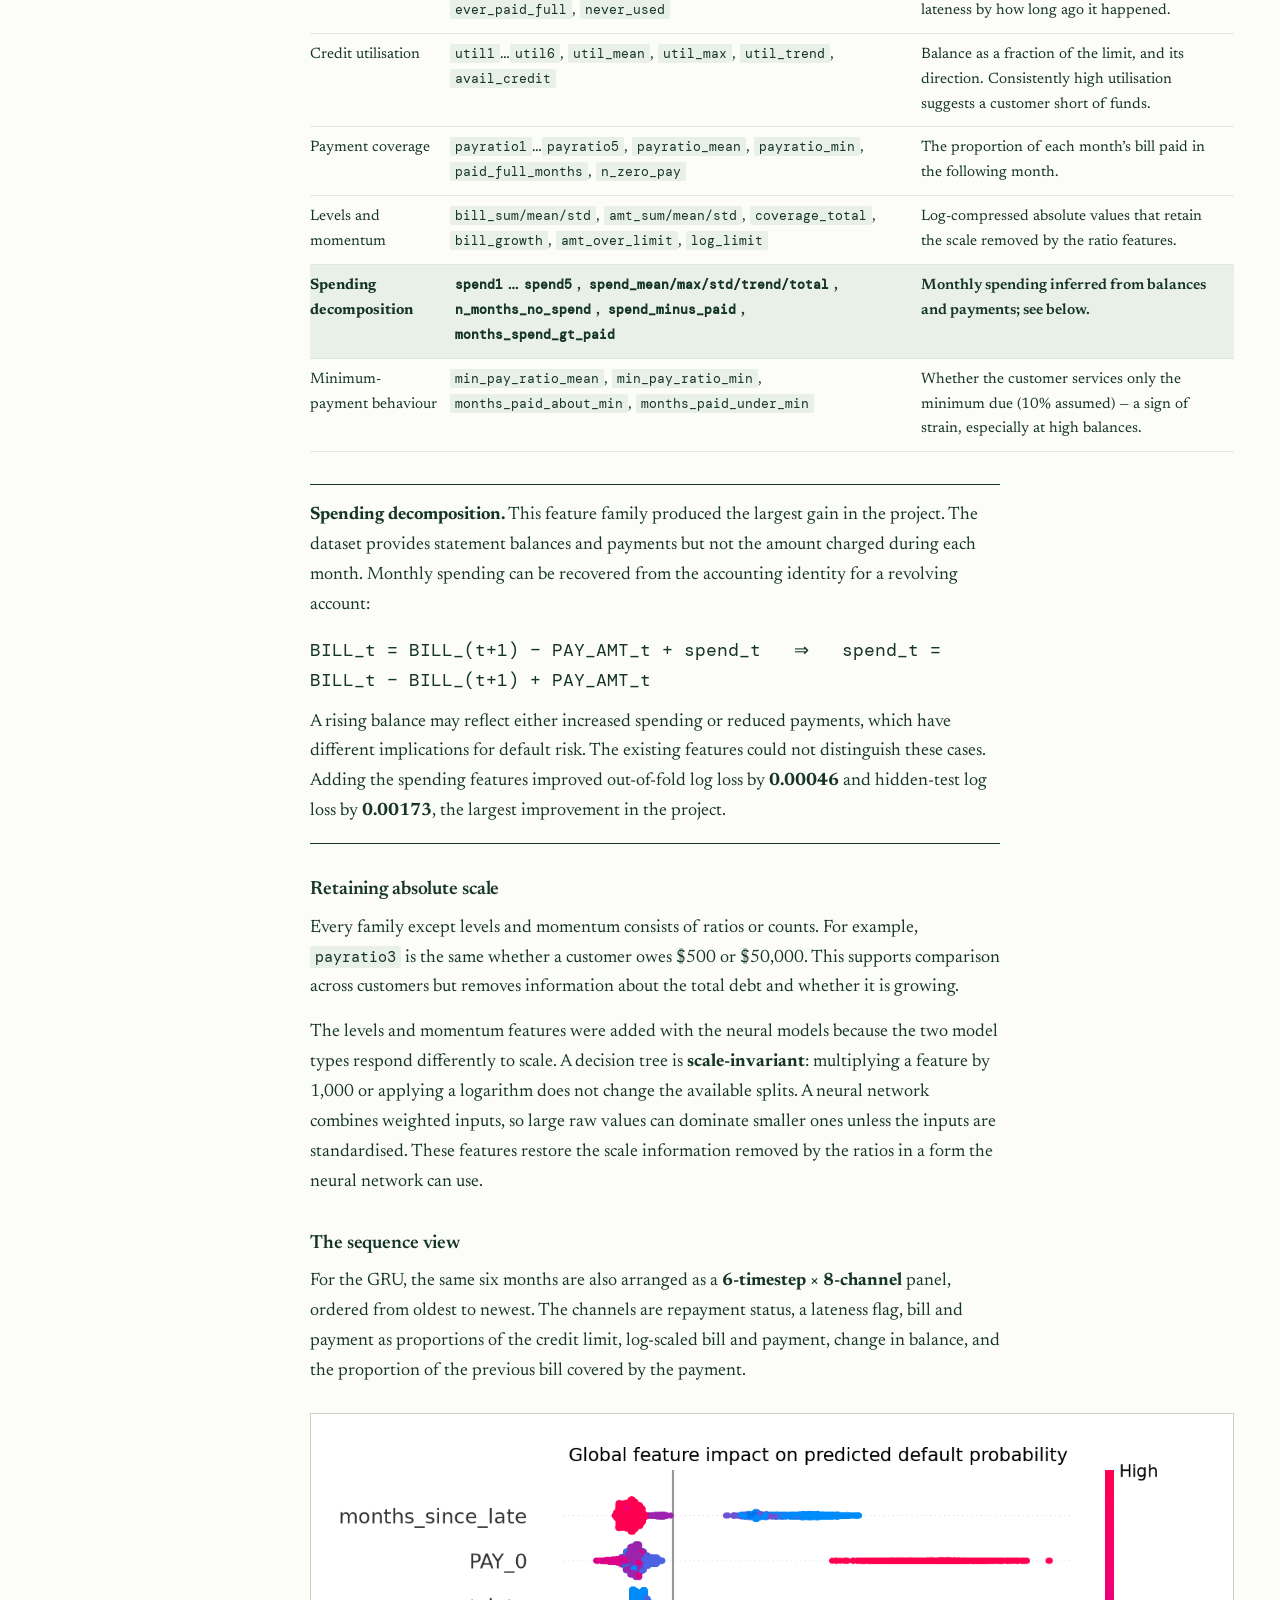
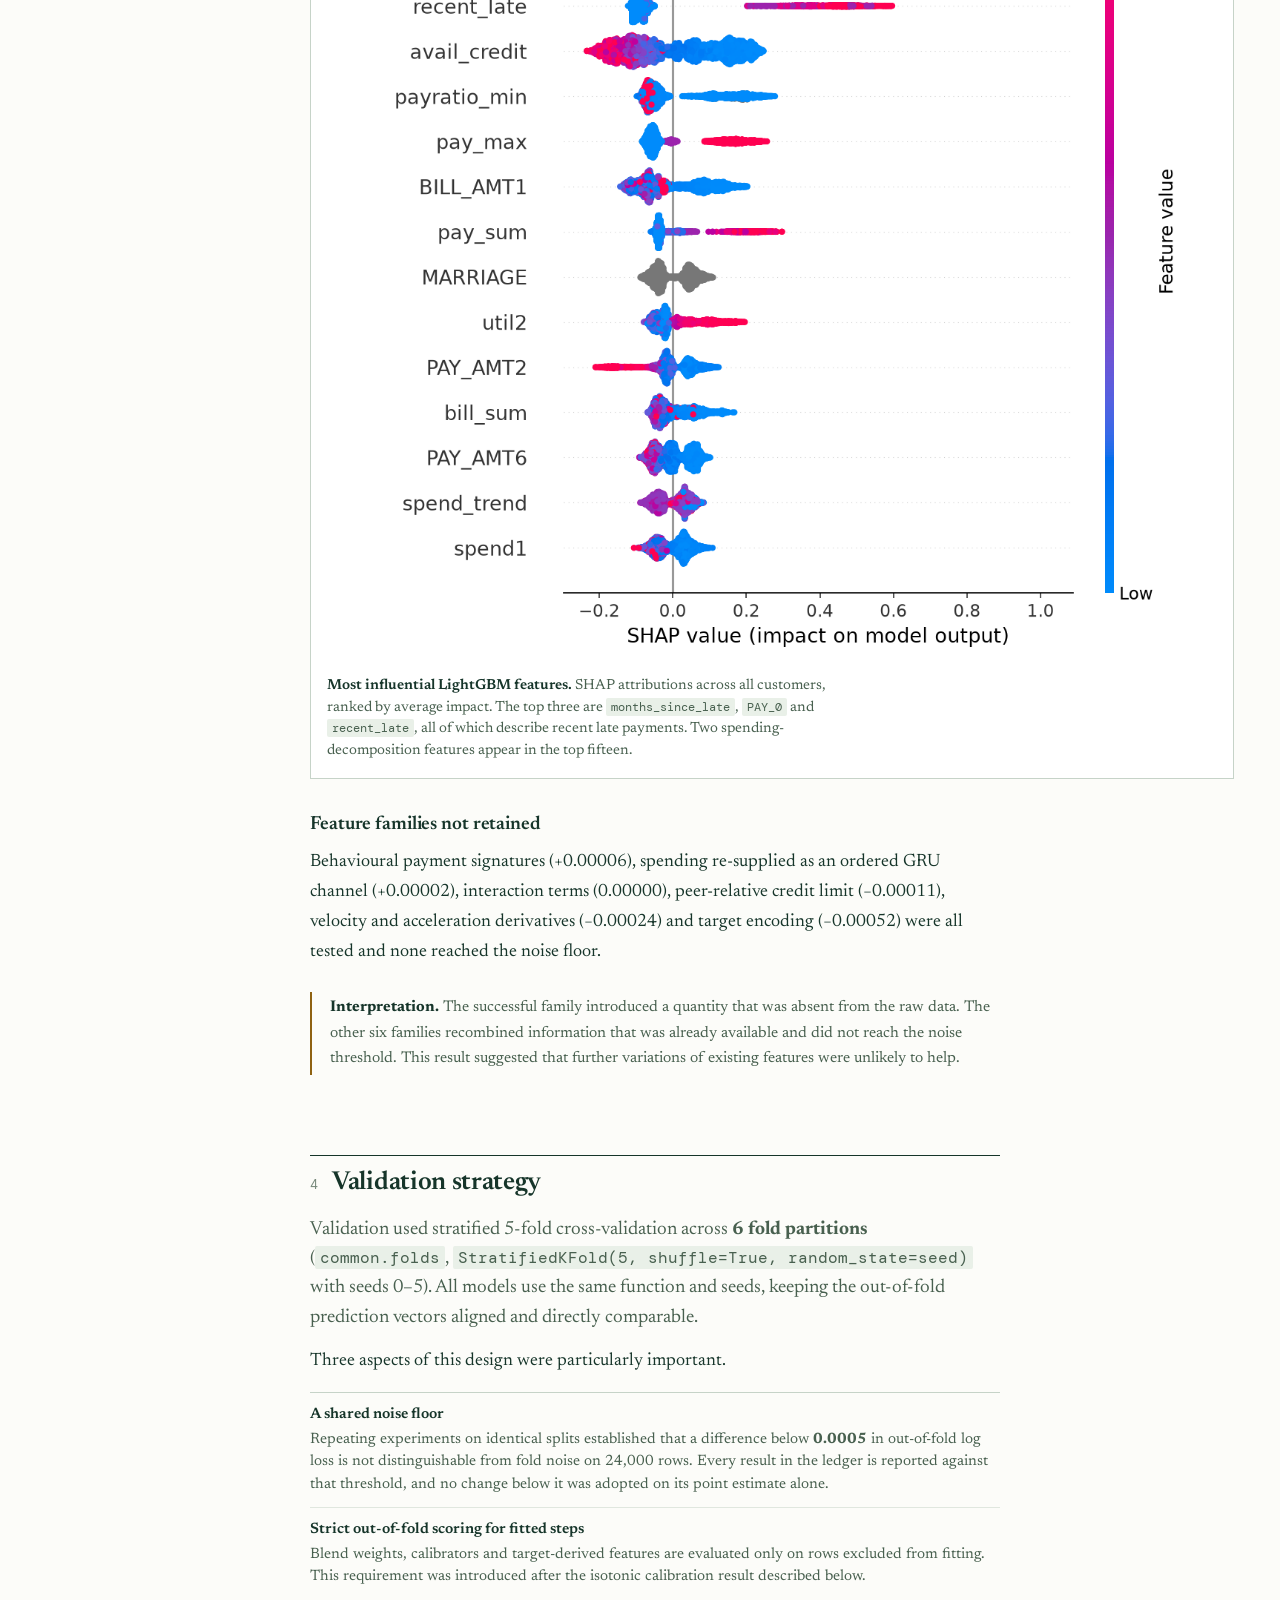
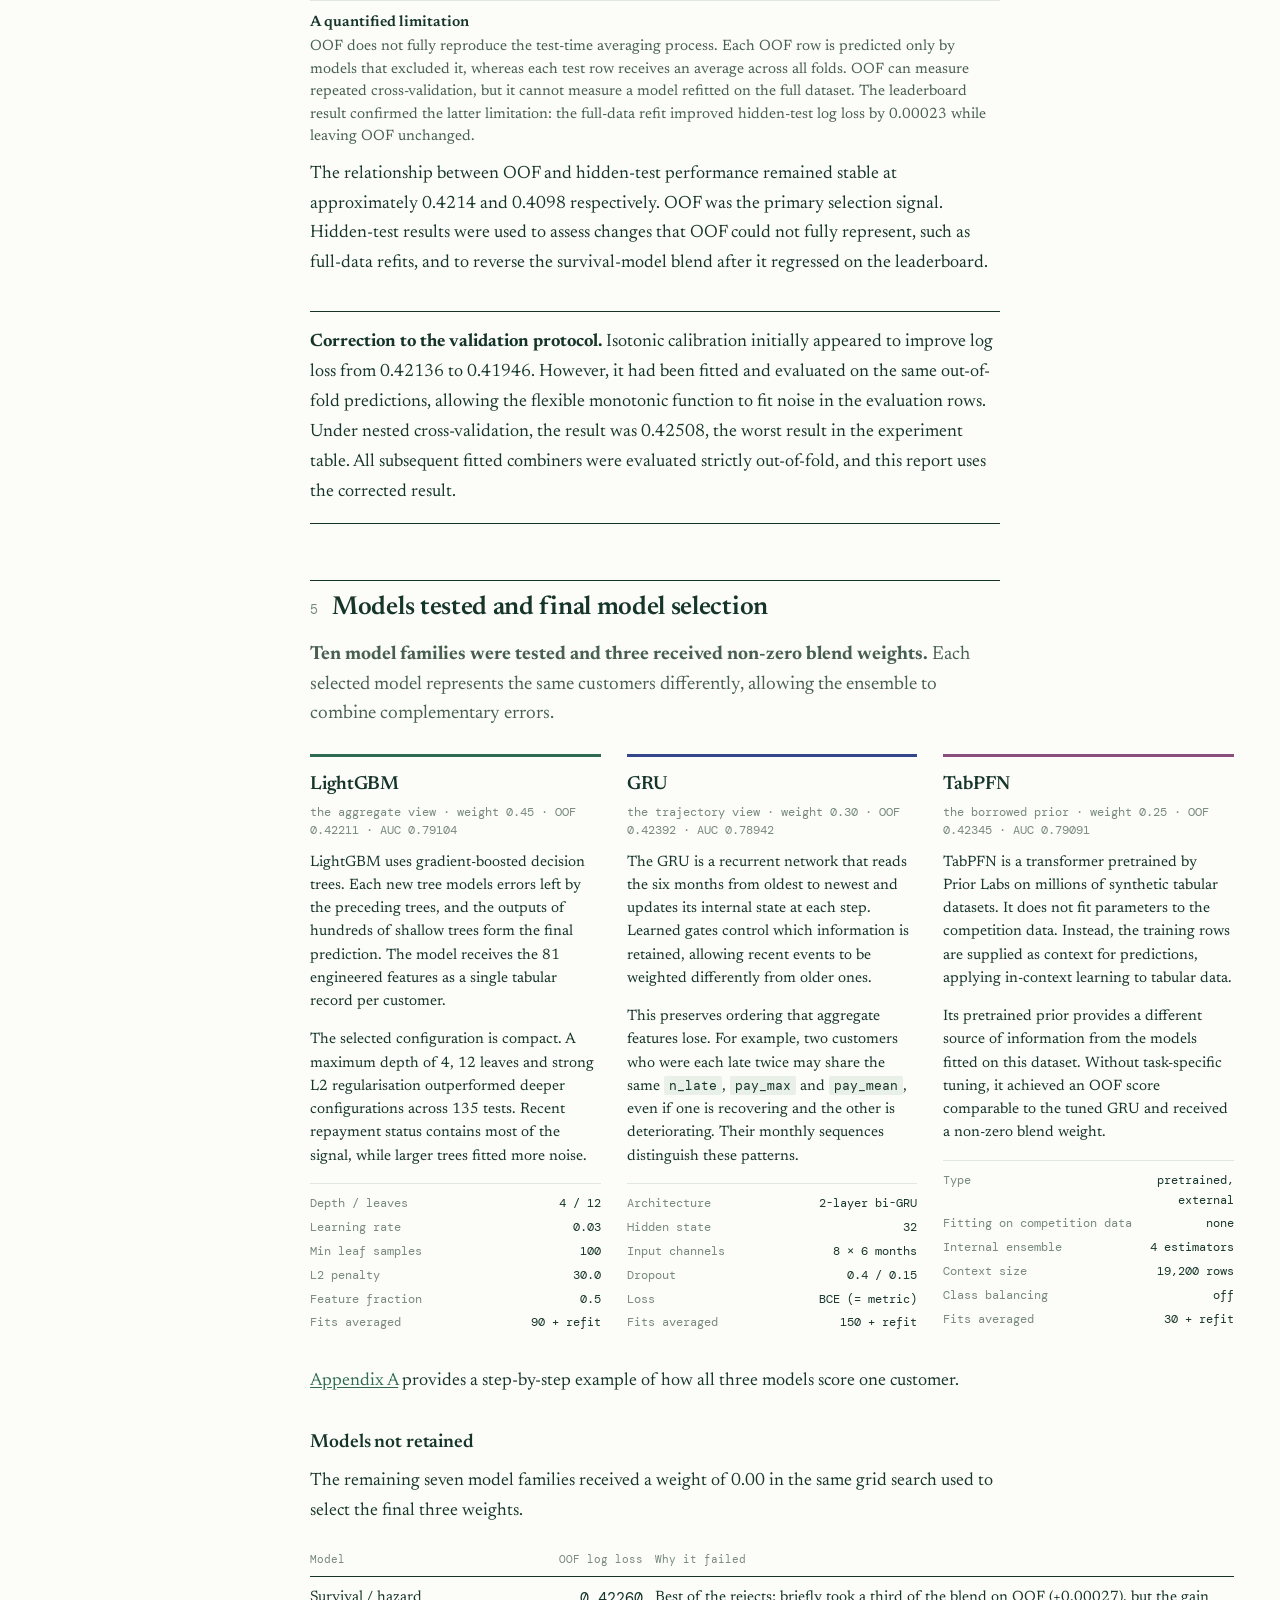
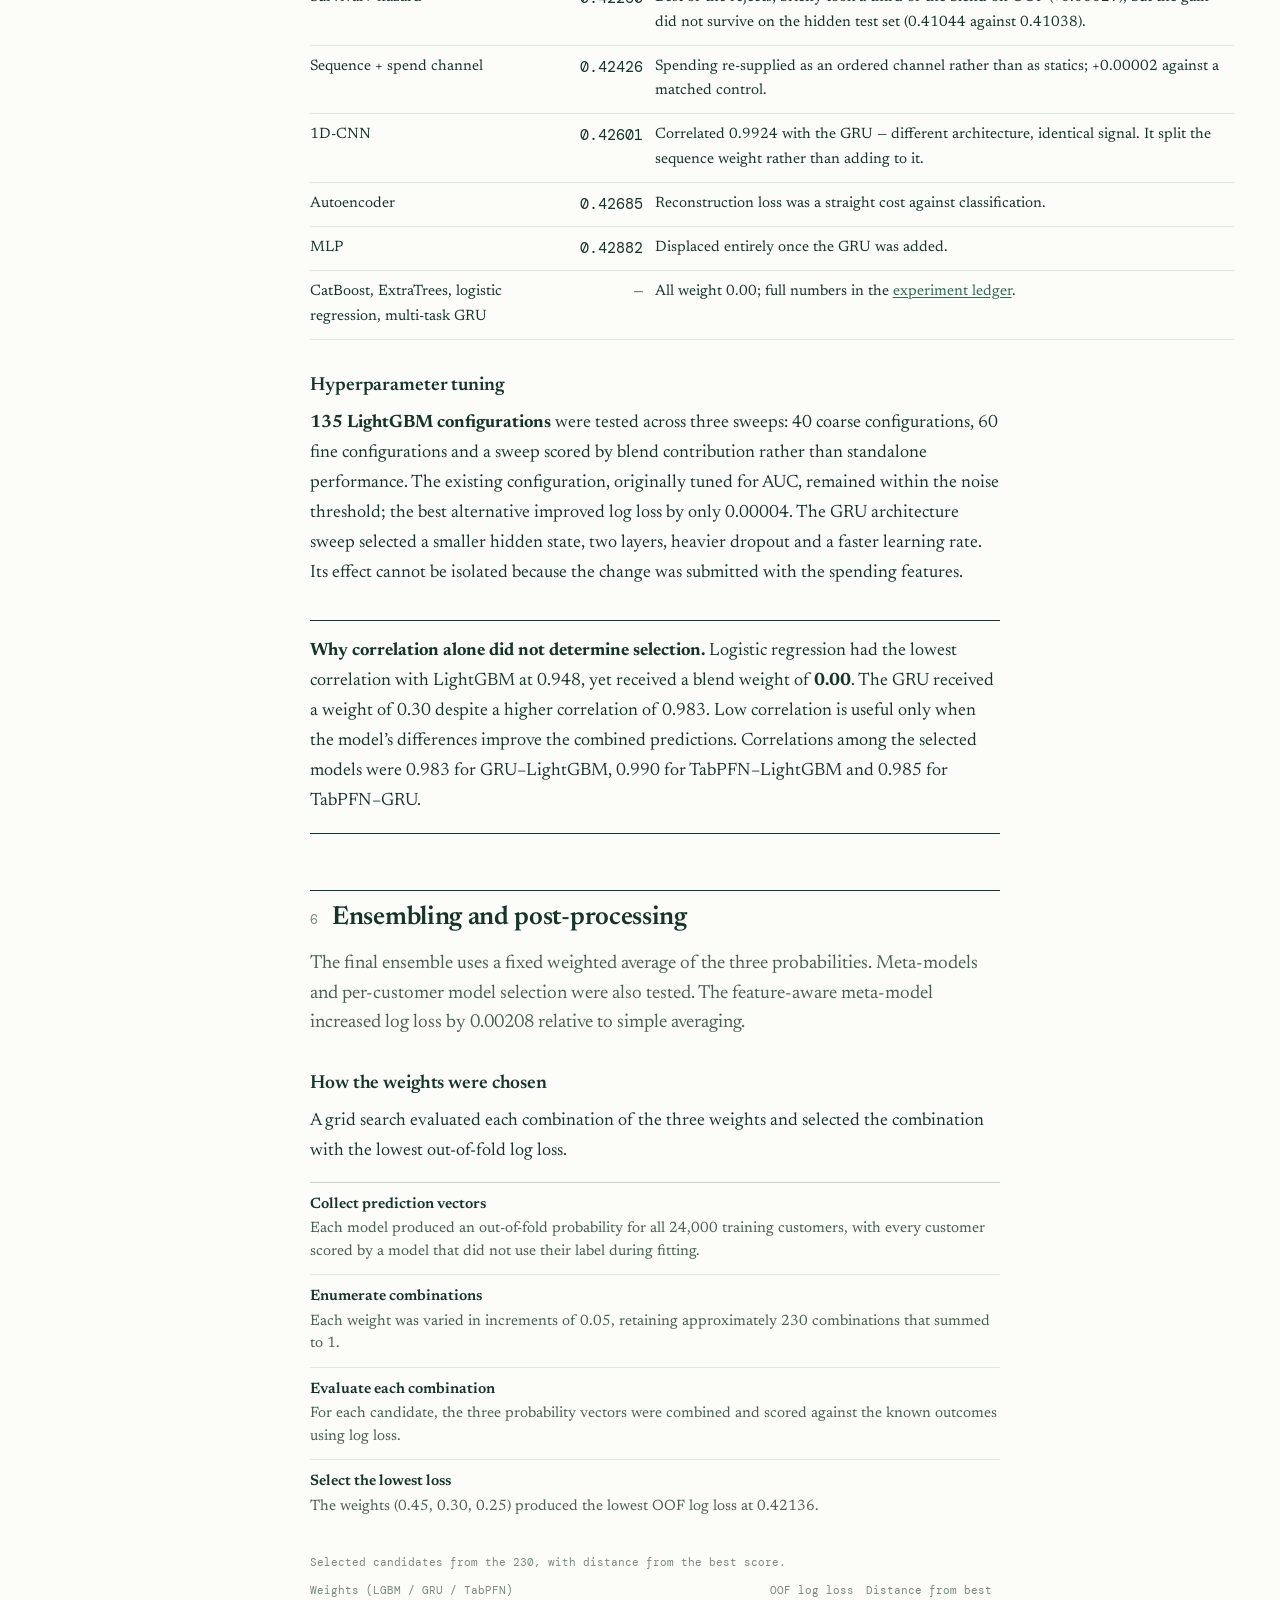
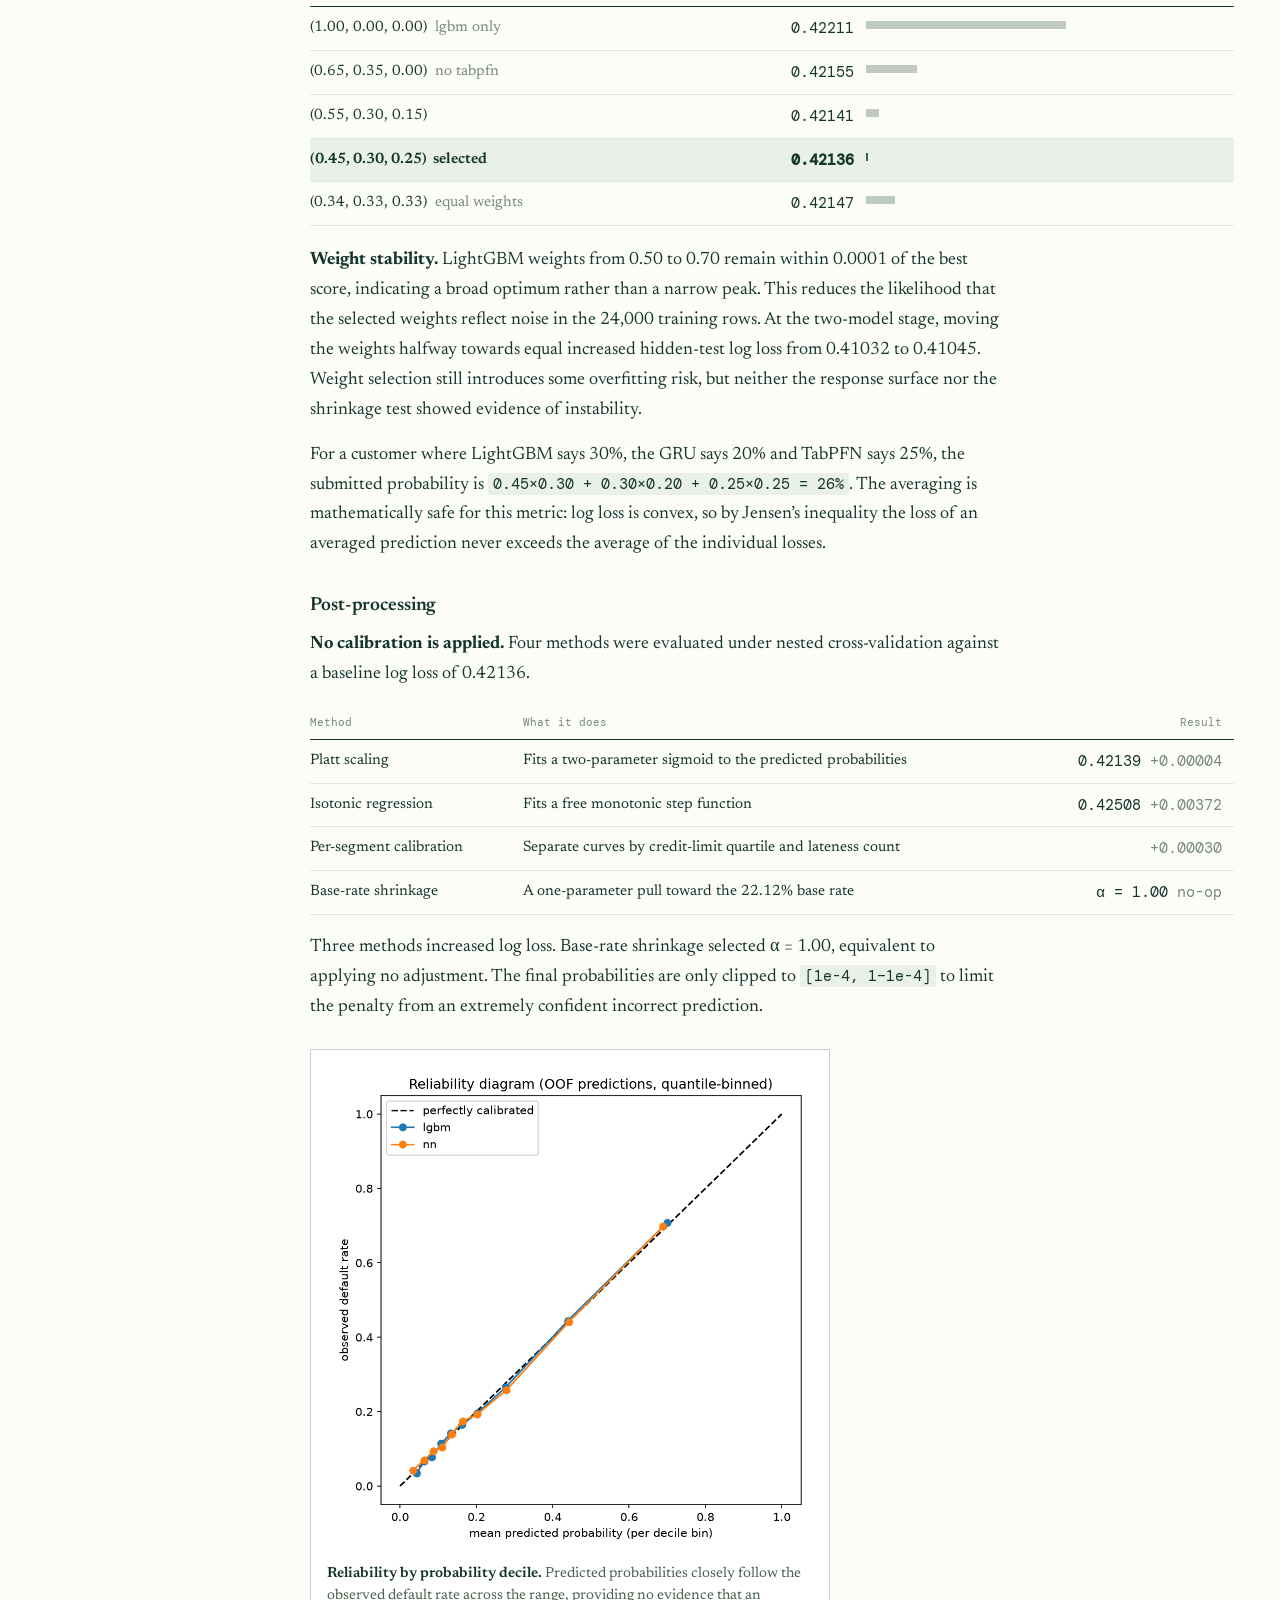
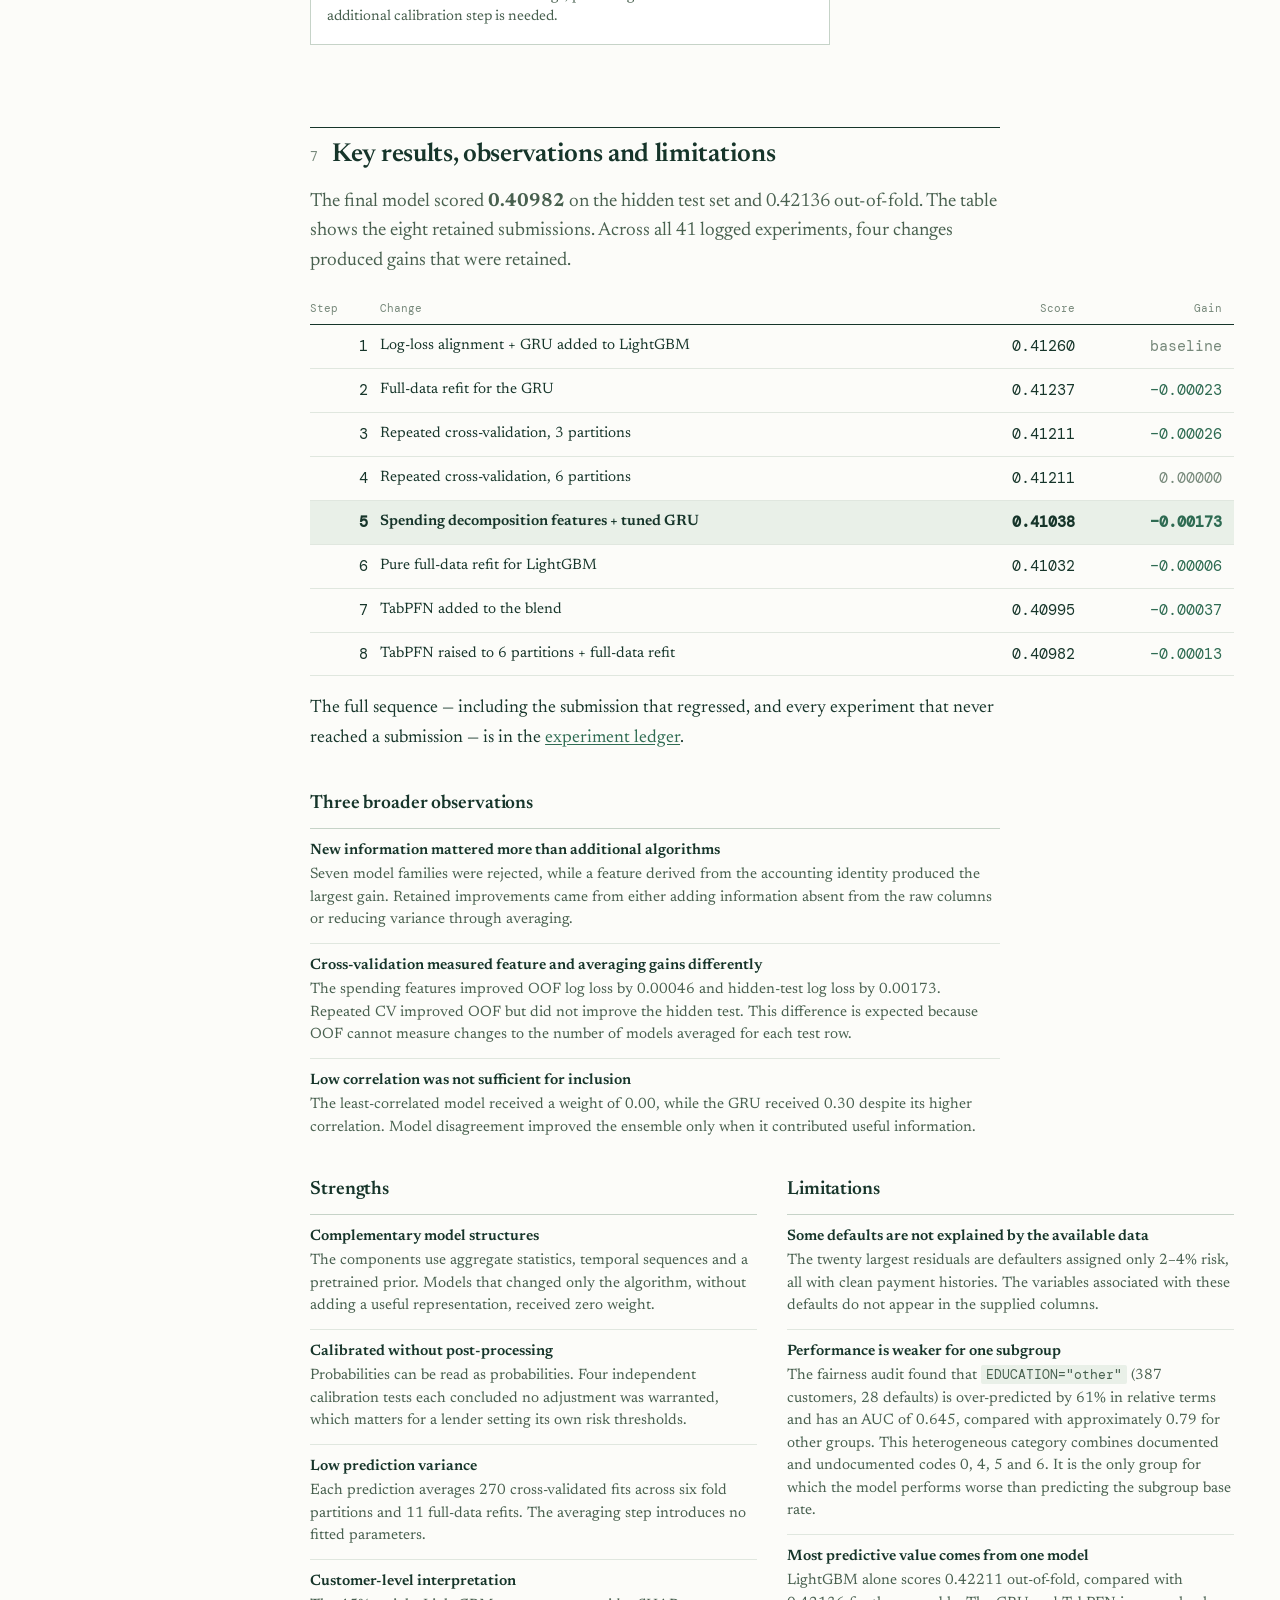
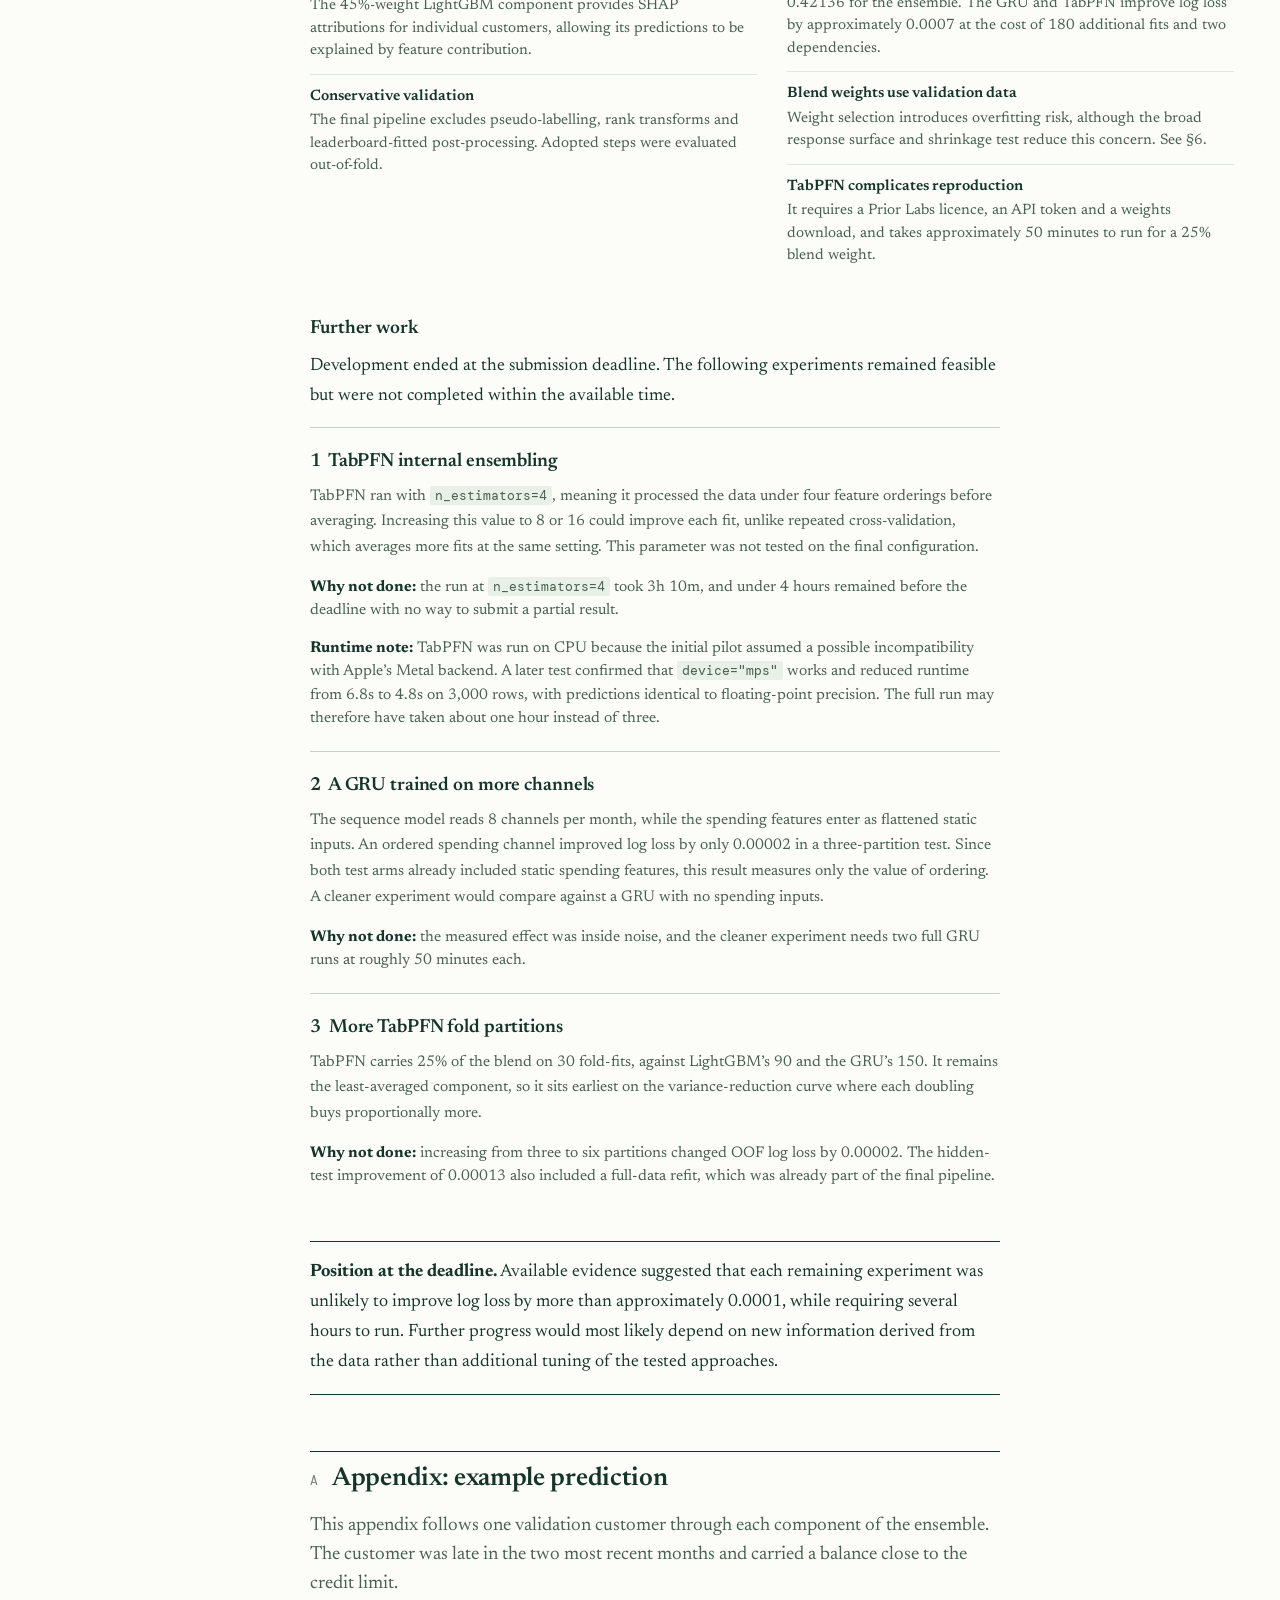
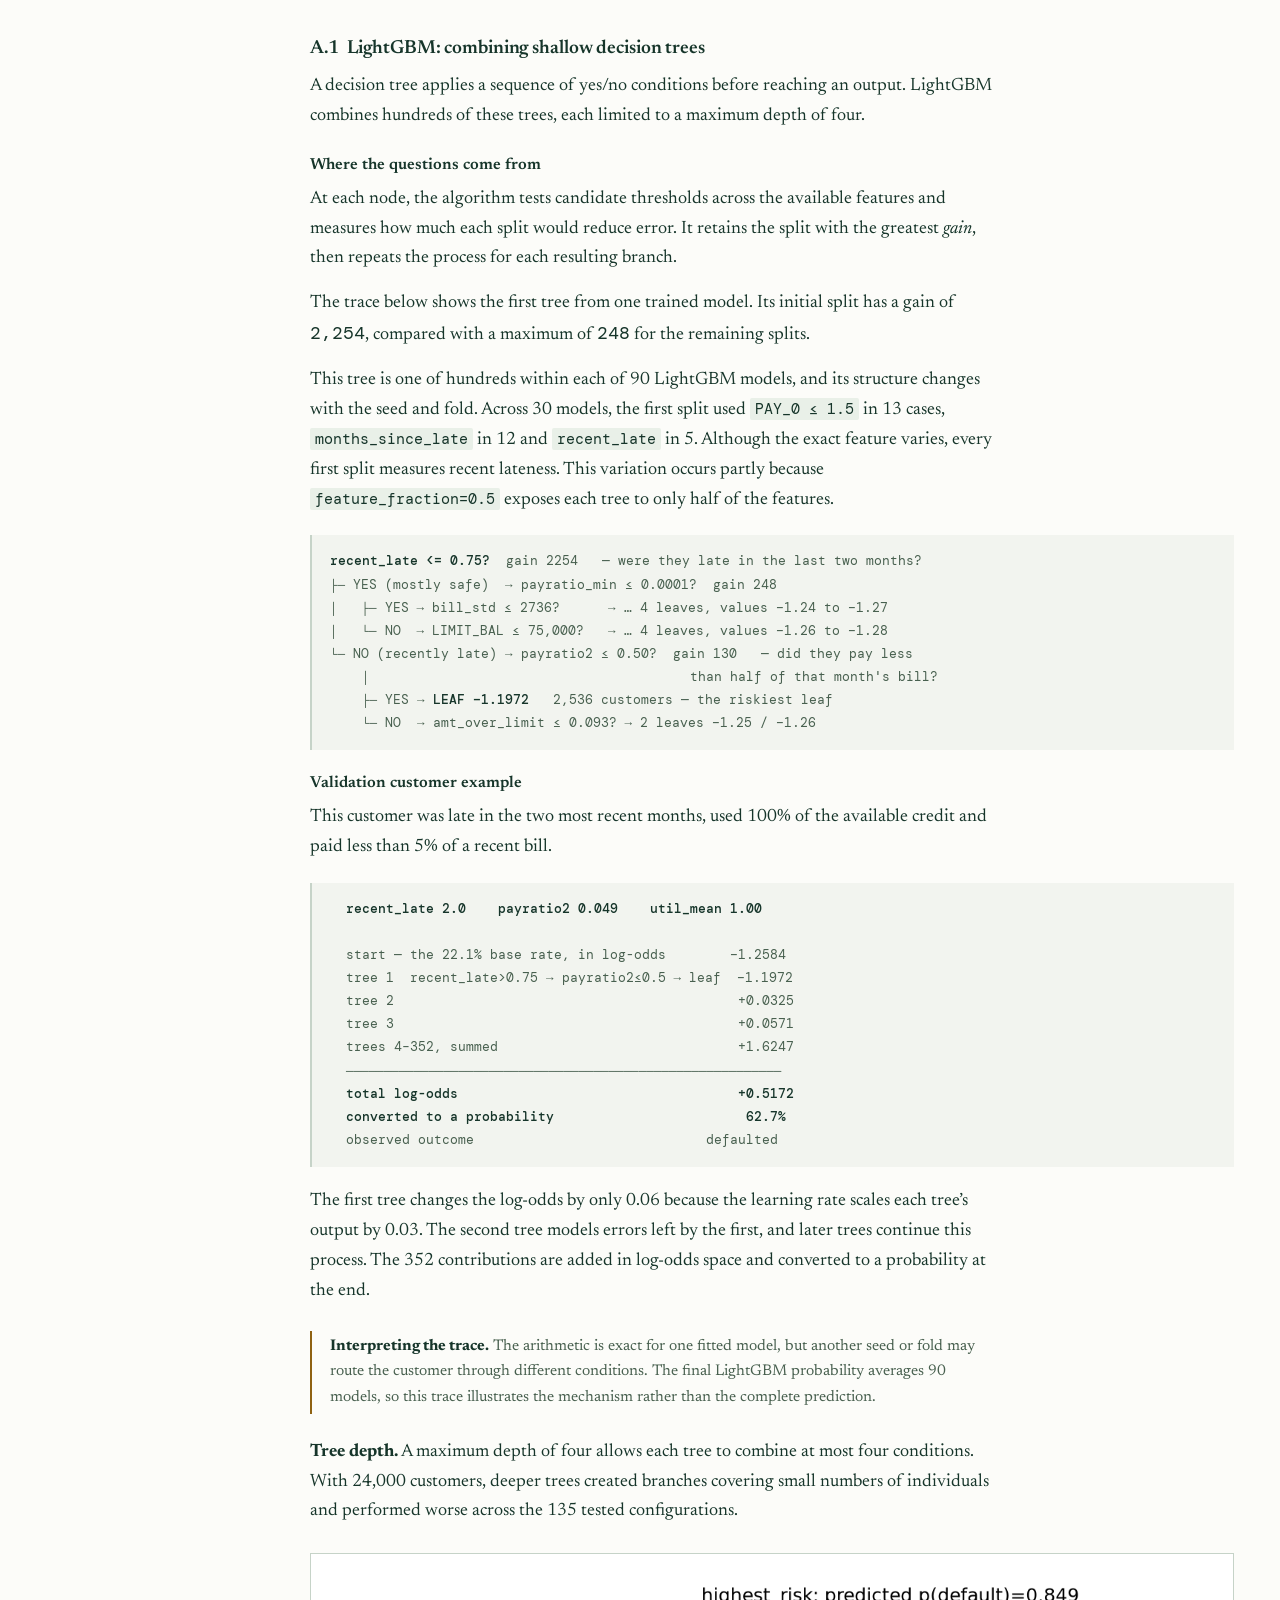
<file: methodology-report.html>
<!doctype html>
<html lang="en">
<head>
<meta charset="utf-8">
<meta name="viewport" content="width=device-width, initial-scale=1">
<title>Methodology report — Credit Default Prediction</title>
<meta name="description" content="Approach, cleaning, feature engineering, validation, model selection, ensembling and results for a three-model ensemble scoring 0.40982 log loss.">
<link rel="preconnect" href="https://fonts.googleapis.com">
<link rel="preconnect" href="https://fonts.gstatic.com" crossorigin>
<link rel="stylesheet" href="https://fonts.googleapis.com/css2?family=DM+Mono:wght@300;400;500&family=Newsreader:ital,opsz,wght@0,6..72,400..700;1,6..72,400..600&display=swap">
<link rel="stylesheet" href="assets/site.css">
</head>
<body>

<button class="navbtn" aria-expanded="false" aria-controls="nav"><span></span>Contents</button>

<div class="shell">

<nav class="nav" id="nav" aria-label="Document contents">
  <a class="brand" href="index.html"><b>Credit default prediction</b><span>submission documents</span></a>
  <p class="score"><span>hidden test</span><b>0.40982</b></p>

  <p class="grp">Overview</p>
  <ol>
    <li><a class="item" href="index.html"><span class="no">·</span>Start here</a></li>
  </ol>

  <p class="grp">Methodology report</p>
  <ol>
    <li><a class="item" href="#approach"><span class="no">1</span>Approach</a></li>
    <li><a class="item" href="#cleaning"><span class="no">2</span>Data cleaning</a></li>
    <li><a class="item" href="#features"><span class="no">3</span>Feature engineering</a></li>
    <li><a class="item" href="#validation"><span class="no">4</span>Validation strategy</a></li>
    <li><a class="item" href="#models"><span class="no">5</span>Models tested &amp; selection</a></li>
    <li><a class="item" href="#ensembling"><span class="no">6</span>Ensembling &amp; post-processing</a></li>
    <li><a class="item" href="#results"><span class="no">7</span>Results &amp; limitations</a></li>
    <li><a class="item" href="#appendix"><span class="no">A</span>Example prediction</a></li>
  </ol>

  <p class="grp">Experiment ledger</p>
  <ol>
    <li><a class="item" href="experiment-ledger.html#survived"><span class="no">1</span>Submission sequence</a></li>
    <li><a class="item" href="experiment-ledger.html#ledger"><span class="no">2</span>All experiments</a></li>
    <li><a class="item" href="experiment-ledger.html#patterns"><span class="no">3</span>Findings</a></li>
  </ol>

  <p class="foot">Source<br><a href="https://github.com/dpark2380/datathon-inter-uni">github.com/dpark2380/<wbr>datathon-inter-uni</a></p>
</nav>

<main class="page">
<div class="wrap">

<header class="top">
  <p class="kicker">Methodology report · credit default prediction</p>
  <h1>Methodology and final model selection</h1>
  <p class="sub measure">The final prediction is a weighted average of three models. They represent each customer as aggregate statistics, a six-month sequence and a set of features interpreted through a prior learned from synthetic data. The selected components and weights were determined from out-of-fold performance.</p>

  <div class="stmt">
    <table>
      <caption>Solo scores are out-of-fold log loss on 24,000 labelled customers.</caption>
      <thead>
        <tr><th scope="col">Component</th><th scope="col">Weight</th><th scope="col">Solo OOF</th><th scope="col">Fits</th></tr>
      </thead>
      <tbody>
        <tr><td><i class="swatch sw-l"></i>LightGBM</td><td>0.45</td><td>0.42211</td><td>90 + refit</td></tr>
        <tr><td><i class="swatch sw-g"></i>GRU</td><td>0.30</td><td>0.42392</td><td>150 + refit</td></tr>
        <tr><td><i class="swatch sw-t"></i>TabPFN</td><td>0.25</td><td>0.42345</td><td>30 + refit</td></tr>
        <tr class="total">
          <td>Blended, out-of-fold<span class="qual">weighted average of probabilities</span></td>
          <td>1.00</td><td>0.42136</td><td>281</td>
        </tr>
        <tr class="final">
          <td>Hidden test<span class="qual">6,000 rows, binary log loss</span></td>
          <td colspan="3">0.40982</td>
        </tr>
      </tbody>
    </table>
  </div>
</header>

<!-- ===================== 1. APPROACH ===================== -->
<section id="approach">
  <div class="sechead"><span class="no">1</span><h2>Approach</h2></div>
  <p class="lede measure">The task is to predict the probability that a customer defaults on their next payment. Submissions are evaluated by binary log loss over 6,000 hidden customers. Since this metric evaluates probability quality rather than class labels, model decisions were based on log loss instead of accuracy or AUC.</p>

  <p class="measure">This choice had two practical consequences. First, the classes were not rebalanced because the 22.121% positive rate reflects the population from which the test set was drawn. Rebalancing would distort the predicted probabilities. Second, every stage used the competition metric directly: the GRU trains on binary cross-entropy, LightGBM on binary log loss, and the blend weights are selected using log loss.</p>

  <p class="measure">Every customer passes through the same five stages. The pipeline branches only during modelling, when the three learners process different representations of the same rows.</p>

  <div class="pipe">
    <div class="pstep"><span class="n">stage 1</span><strong>Clean</strong><em>Undocumented category codes collapsed: <code>EDUCATION</code> 0/5/6 &rarr; 4, <code>MARRIAGE</code> 0 &rarr; 3.</em></div>
    <div class="pstep"><span class="n">stage 2</span><strong>Engineer</strong><em>23 raw columns &rarr; 81 features: lateness history, utilisation, payment coverage, spending decomposition.</em></div>
    <div class="pstep"><span class="n">stage 3</span><strong>Model</strong><em>LightGBM, GRU and TabPFN each trained on identical folds so predictions align row-for-row.</em></div>
    <div class="pstep"><span class="n">stage 4</span><strong>Blend</strong><em>Fixed weighted average of probabilities, weights chosen by out-of-fold log loss.</em></div>
    <div class="pstep"><span class="n">stage 5</span><strong>Emit</strong><em>Clip to [1e-4, 1&minus;1e-4] and write <code>client_id, prob_default</code>. No other post-processing.</em></div>
  </div>

  <p class="note measure"><strong>Placement of the data split.</strong> The competition provides a fixed train/test division, and no preprocessing step uses the target label. Cleaning and feature engineering are row-wise functions applied identically to both datasets, so they are completed before the fold split. Fitted components, including the neural network scalers, blend weights and tested calibrators, use training folds only and are evaluated on held-out rows.</p>
</section>

<!-- ===================== 2. CLEANING ===================== -->
<section id="cleaning">
  <div class="sechead"><span class="no">2</span><h2>Data cleaning and preprocessing</h2></div>
  <p class="lede measure">Only limited cleaning was required. The dataset contains no missing values or malformed rows, but it does contain undocumented category codes. The changes below group those codes with the closest documented category.</p>

  <div class="tbl-wrap">
  <table class="data">
    <thead>
      <tr><th scope="col">Column</th><th scope="col">Change</th><th scope="col">Reason</th></tr>
    </thead>
    <tbody>
      <tr>
        <td><code>MARRIAGE</code></td>
        <td>code <span class="mono">0</span> &rarr; <span class="mono">3</span></td>
        <td>The dictionary defines 1&ndash;3 only. An unknown marital status is not distinguishable from &ldquo;other&rdquo; for prediction purposes.</td>
      </tr>
      <tr>
        <td><code>EDUCATION</code></td>
        <td>codes <span class="mono">0</span>, <span class="mono">5</span>, <span class="mono">6</span> &rarr; <span class="mono">4</span></td>
        <td>The dictionary defines 1&ndash;4 only; 4 is already &ldquo;other&rdquo;. The three undocumented codes cover a small tail and behave like it.</td>
      </tr>
    </tbody>
  </table>
  </div>

  <p class="note measure"><strong>Repayment codes.</strong> <code>PAY_0</code>&hellip;<code>PAY_6</code> use three codes for customers who were not behind that month: &minus;2 (no balance), &minus;1 (paid in full) and 0 (paid the minimum). These values remain distinct in the cleaned data. During feature engineering, the lateness features use <code>PAY.clip(lower=0)</code> to group &minus;2 and &minus;1 with 0, while <code>ever_paid_full</code> and <code>never_used</code> use the original codes. This preserves both interpretations of the repayment history.</p>

  <p class="measure" style="margin-top:20px;">These substitutions are implemented in <code>common.clean()</code> and applied identically to the training and test data. <code>datasets/train_clean.csv</code> differs from <code>train.csv</code> only in 290 <code>EDUCATION</code> rows and 42 <code>MARRIAGE</code> rows, and can be regenerated with a single command. The undocumented codes were identified from the unique-value and null-count checks in <code>2_Column_Inspection.ipynb</code>.</p>

  <h3 style="margin-top:30px;">Preprocessing choices not used</h3>
  <p class="measure">Four common preprocessing steps were considered but not used. Each either offered no benefit for the selected model or would adversely affect log loss.</p>
  <ul class="deflist measure">
    <li><b>No outlier removal</b>Large bills and payments are genuine, and log loss punishes mis-scoring them. The heavy-tailed amount columns are handled with <code>log1p</code> transforms inside feature engineering instead.</li>
    <li><b>No resampling or class weighting</b>The 22.121% positive rate is the rate the test set is drawn from. Rebalancing shifts predicted probabilities off the true base rate, which is precisely what log loss penalises. This is also why TabPFN runs with <code>balance_probabilities=False</code>.</li>
    <li><b>No imputation of the <code>PAY_*</code> sentinels</b>&minus;1 and &minus;2 are informative states, not missing data. They are collapsed above because they share a meaning, and separately preserved as the flags <code>ever_paid_full</code> and <code>never_used</code>.</li>
    <li><b>No scaling for the tree model</b>LightGBM is invariant to monotone transforms, so scaling it would change nothing. Scaling is applied only inside <code>models/seq_model.py</code>, and fitted on training folds only.</li>
  </ul>

  <p class="measure" style="margin-top:20px;"><code>SEX</code>, <code>EDUCATION</code> and <code>MARRIAGE</code> are kept as pandas <code>category</code> dtype so LightGBM handles them natively; the neural models one-hot encode them, and TabPFN receives them as integer codes with their column indices declared through <code>categorical_features_indices</code>.</p>
</section>

<!-- ===================== 3. FEATURES ===================== -->
<section id="features">
  <div class="sechead"><span class="no">3</span><h2>Feature engineering</h2></div>
  <p class="lede measure"><code>common.features()</code> transforms 23 raw columns into <strong>81 features</strong> across six families. Most amount features are expressed as ratios so customers with different credit limits can be compared. The levels and momentum family retains absolute scale where it remains informative.</p>

  <div class="tbl-wrap">
  <table class="data">
    <thead>
      <tr><th scope="col">Family</th><th scope="col">Examples</th><th scope="col">What it captures</th></tr>
    </thead>
    <tbody>
      <tr>
        <td>Repayment history</td>
        <td><code>pay_max</code>, <code>pay_mean</code>, <code>n_late</code>, <code>n_late2plus</code>, <code>trend_pay</code>, <code>recent_late</code>, <code>max_late_streak</code>, <code>months_since_late</code>, <code>ever_paid_full</code>, <code>never_used</code></td>
        <td>How often, how badly and how <em>recently</em> the customer fell behind. <code>recent_late</code> weights lateness by how long ago it happened.</td>
      </tr>
      <tr>
        <td>Credit utilisation</td>
        <td><code>util1</code>&hellip;<code>util6</code>, <code>util_mean</code>, <code>util_max</code>, <code>util_trend</code>, <code>avail_credit</code></td>
        <td>Balance as a fraction of the limit, and its direction. Consistently high utilisation suggests a customer short of funds.</td>
      </tr>
      <tr>
        <td>Payment coverage</td>
        <td><code>payratio1</code>&hellip;<code>payratio5</code>, <code>payratio_mean</code>, <code>payratio_min</code>, <code>paid_full_months</code>, <code>n_zero_pay</code></td>
        <td>The proportion of each month&rsquo;s bill paid in the following month.</td>
      </tr>
      <tr>
        <td>Levels and momentum</td>
        <td><code>bill_sum/mean/std</code>, <code>amt_sum/mean/std</code>, <code>coverage_total</code>, <code>bill_growth</code>, <code>amt_over_limit</code>, <code>log_limit</code></td>
        <td>Log-compressed absolute values that retain the scale removed by the ratio features.</td>
      </tr>
      <tr class="hl">
        <td><strong>Spending decomposition</strong></td>
        <td><code>spend1</code>&hellip;<code>spend5</code>, <code>spend_mean/max/std/trend/total</code>, <code>n_months_no_spend</code>, <code>spend_minus_paid</code>, <code>months_spend_gt_paid</code></td>
        <td>Monthly spending inferred from balances and payments; see below.</td>
      </tr>
      <tr>
        <td>Minimum-payment behaviour</td>
        <td><code>min_pay_ratio_mean</code>, <code>min_pay_ratio_min</code>, <code>months_paid_about_min</code>, <code>months_paid_under_min</code></td>
        <td>Whether the customer services only the minimum due (10% assumed) &mdash; a sign of strain, especially at high balances.</td>
      </tr>
    </tbody>
  </table>
  </div>

  <div class="callout measure">
    <p><strong>Spending decomposition.</strong> This feature family produced the largest gain in the project. The dataset provides statement balances and payments but not the amount charged during each month. Monthly spending can be recovered from the accounting identity for a revolving account:</p>
    <p class="mono" style="margin:12px 0;">BILL_t = BILL_(t+1) &minus; PAY_AMT_t + spend_t &nbsp;&nbsp;&rArr;&nbsp;&nbsp; spend_t = BILL_t &minus; BILL_(t+1) + PAY_AMT_t</p>
    <p>A rising balance may reflect either increased spending or reduced payments, which have different implications for default risk. The existing features could not distinguish these cases. Adding the spending features improved out-of-fold log loss by <strong>0.00046</strong> and hidden-test log loss by <strong>0.00173</strong>, the largest improvement in the project.</p>
  </div>

  <h3 style="margin-top:30px;">Retaining absolute scale</h3>
  <p class="measure">Every family except levels and momentum consists of ratios or counts. For example, <code>payratio3</code> is the same whether a customer owes $500 or $50,000. This supports comparison across customers but removes information about the total debt and whether it is growing.</p>
  <p class="measure">The levels and momentum features were added with the neural models because the two model types respond differently to scale. A decision tree is <strong>scale-invariant</strong>: multiplying a feature by 1,000 or applying a logarithm does not change the available splits. A neural network combines weighted inputs, so large raw values can dominate smaller ones unless the inputs are standardised. These features restore the scale information removed by the ratios in a form the neural network can use.</p>

  <h3 style="margin-top:30px;">The sequence view</h3>
  <p class="measure">For the GRU, the same six months are also arranged as a <strong>6-timestep &times; 8-channel</strong> panel, ordered from oldest to newest. The channels are repayment status, a lateness flag, bill and payment as proportions of the credit limit, log-scaled bill and payment, change in balance, and the proportion of the previous bill covered by the payment.</p>

  <figure class="plate">
    <img src="assets/figures/shap_summary.png" alt="SHAP summary plot ranking features by mean absolute impact on the LightGBM prediction. The top three are months_since_late, PAY_0 and recent_late." loading="lazy">
    <figcaption><b>Most influential LightGBM features.</b> SHAP attributions across all customers, ranked by average impact. The top three are <code>months_since_late</code>, <code>PAY_0</code> and <code>recent_late</code>, all of which describe recent late payments. Two spending-decomposition features appear in the top fifteen.</figcaption>
  </figure>

  <h3 style="margin-top:30px;">Feature families not retained</h3>
  <p class="measure">Behavioural payment signatures (+0.00006), spending re-supplied as an ordered GRU channel (+0.00002), interaction terms (0.00000), peer-relative credit limit (&minus;0.00011), velocity and acceleration derivatives (&minus;0.00024) and target encoding (&minus;0.00052) were all tested and none reached the noise floor.</p>
  <p class="note measure"><strong>Interpretation.</strong> The successful family introduced a quantity that was absent from the raw data. The other six families recombined information that was already available and did not reach the noise threshold. This result suggested that further variations of existing features were unlikely to help.</p>
</section>

<!-- ===================== 4. VALIDATION ===================== -->
<section id="validation">
  <div class="sechead"><span class="no">4</span><h2>Validation strategy</h2></div>
  <p class="lede measure">Validation used stratified 5-fold cross-validation across <strong>6 fold partitions</strong> (<code>common.folds</code>, <code>StratifiedKFold(5, shuffle=True, random_state=seed)</code> with seeds 0&ndash;5). All models use the same function and seeds, keeping the out-of-fold prediction vectors aligned and directly comparable.</p>

  <p class="measure">Three aspects of this design were particularly important.</p>

  <ul class="deflist measure">
    <li><b>A shared noise floor</b>Repeating experiments on identical splits established that a difference below <strong>0.0005</strong> in out-of-fold log loss is not distinguishable from fold noise on 24,000 rows. Every result in the ledger is reported against that threshold, and no change below it was adopted on its point estimate alone.</li>
    <li><b>Strict out-of-fold scoring for fitted steps</b>Blend weights, calibrators and target-derived features are evaluated only on rows excluded from fitting. This requirement was introduced after the isotonic calibration result described below.</li>
    <li><b>A quantified limitation</b>OOF does not fully reproduce the test-time averaging process. Each OOF row is predicted only by models that excluded it, whereas each test row receives an average across all folds. OOF can measure repeated cross-validation, but it cannot measure a model refitted on the full dataset. The leaderboard result confirmed the latter limitation: the full-data refit improved hidden-test log loss by 0.00023 while leaving OOF unchanged.</li>
  </ul>

  <p class="measure">The relationship between OOF and hidden-test performance remained stable at approximately 0.4214 and 0.4098 respectively. OOF was the primary selection signal. Hidden-test results were used to assess changes that OOF could not fully represent, such as full-data refits, and to reverse the survival-model blend after it regressed on the leaderboard.</p>

  <div class="callout measure">
    <p><strong>Correction to the validation protocol.</strong> Isotonic calibration initially appeared to improve log loss from 0.42136 to 0.41946. However, it had been fitted and evaluated on the same out-of-fold predictions, allowing the flexible monotonic function to fit noise in the evaluation rows. Under nested cross-validation, the result was 0.42508, the worst result in the experiment table. All subsequent fitted combiners were evaluated strictly out-of-fold, and this report uses the corrected result.</p>
  </div>
</section>

<!-- ===================== 5. MODELS ===================== -->
<section id="models">
  <div class="sechead"><span class="no">5</span><h2>Models tested and final model selection</h2></div>
  <p class="lede measure"><strong>Ten model families were tested and three received non-zero blend weights.</strong> Each selected model represents the same customers differently, allowing the ensemble to combine complementary errors.</p>

  <div class="comps">
    <div class="comp c-l">
      <h3>LightGBM</h3>
      <p class="wt">the aggregate view &middot; weight 0.45 &middot; OOF 0.42211 &middot; AUC 0.79104</p>
      <p>LightGBM uses gradient-boosted decision trees. Each new tree models errors left by the preceding trees, and the outputs of hundreds of shallow trees form the final prediction. The model receives the 81 engineered features as a single tabular record per customer.</p>
      <p>The selected configuration is compact. A maximum depth of 4, 12 leaves and strong L2 regularisation outperformed deeper configurations across 135 tests. Recent repayment status contains most of the signal, while larger trees fitted more noise.</p>
      <dl>
        <dt>Depth / leaves</dt><dd>4 / 12</dd>
        <dt>Learning rate</dt><dd>0.03</dd>
        <dt>Min leaf samples</dt><dd>100</dd>
        <dt>L2 penalty</dt><dd>30.0</dd>
        <dt>Feature fraction</dt><dd>0.5</dd>
        <dt>Fits averaged</dt><dd>90 + refit</dd>
      </dl>
    </div>

    <div class="comp c-g">
      <h3>GRU</h3>
      <p class="wt">the trajectory view &middot; weight 0.30 &middot; OOF 0.42392 &middot; AUC 0.78942</p>
      <p>The GRU is a recurrent network that reads the six months from oldest to newest and updates its internal state at each step. Learned gates control which information is retained, allowing recent events to be weighted differently from older ones.</p>
      <p>This preserves ordering that aggregate features lose. For example, two customers who were each late twice may share the same <code>n_late</code>, <code>pay_max</code> and <code>pay_mean</code>, even if one is recovering and the other is deteriorating. Their monthly sequences distinguish these patterns.</p>
      <dl>
        <dt>Architecture</dt><dd>2-layer bi-GRU</dd>
        <dt>Hidden state</dt><dd>32</dd>
        <dt>Input channels</dt><dd>8 &times; 6 months</dd>
        <dt>Dropout</dt><dd>0.4 / 0.15</dd>
        <dt>Loss</dt><dd>BCE (= metric)</dd>
        <dt>Fits averaged</dt><dd>150 + refit</dd>
      </dl>
    </div>

    <div class="comp c-t">
      <h3>TabPFN</h3>
      <p class="wt">the borrowed prior &middot; weight 0.25 &middot; OOF 0.42345 &middot; AUC 0.79091</p>
      <p>TabPFN is a transformer pretrained by Prior Labs on millions of synthetic tabular datasets. It does not fit parameters to the competition data. Instead, the training rows are supplied as context for predictions, applying in-context learning to tabular data.</p>
      <p>Its pretrained prior provides a different source of information from the models fitted on this dataset. Without task-specific tuning, it achieved an OOF score comparable to the tuned GRU and received a non-zero blend weight.</p>
      <dl>
        <dt>Type</dt><dd>pretrained, external</dd>
        <dt>Fitting on competition data</dt><dd>none</dd>
        <dt>Internal ensemble</dt><dd>4 estimators</dd>
        <dt>Context size</dt><dd>19,200 rows</dd>
        <dt>Class balancing</dt><dd>off</dd>
        <dt>Fits averaged</dt><dd>30 + refit</dd>
      </dl>
    </div>
  </div>

  <p class="measure" style="margin-top:34px;"><a href="#appendix">Appendix A</a> provides a step-by-step example of how all three models score one customer.</p>

  <h3 style="margin-top:30px;">Models not retained</h3>
  <p class="measure">The remaining seven model families received a weight of 0.00 in the same grid search used to select the final three weights.</p>

  <div class="tbl-wrap">
  <table class="data">
    <thead>
      <tr><th scope="col">Model</th><th scope="col" class="n">OOF log loss</th><th scope="col">Why it failed</th></tr>
    </thead>
    <tbody>
      <tr><td>Survival / hazard</td><td class="n">0.42260</td><td>Best of the rejects; briefly took a third of the blend on OOF (+0.00027), but the gain did not survive on the hidden test set (0.41044 against 0.41038).</td></tr>
      <tr><td>Sequence + spend channel</td><td class="n">0.42426</td><td>Spending re-supplied as an ordered channel rather than as statics; +0.00002 against a matched control.</td></tr>
      <tr><td>1D-CNN</td><td class="n">0.42601</td><td>Correlated 0.9924 with the GRU &mdash; different architecture, identical signal. It split the sequence weight rather than adding to it.</td></tr>
      <tr><td>Autoencoder</td><td class="n">0.42685</td><td>Reconstruction loss was a straight cost against classification.</td></tr>
      <tr><td>MLP</td><td class="n">0.42882</td><td>Displaced entirely once the GRU was added.</td></tr>
      <tr><td>CatBoost, ExtraTrees, logistic regression, multi-task GRU</td><td class="n flat">&mdash;</td><td>All weight 0.00; full numbers in the <a href="experiment-ledger.html#ledger">experiment ledger</a>.</td></tr>
    </tbody>
  </table>
  </div>

  <h3 style="margin-top:30px;">Hyperparameter tuning</h3>
  <p class="measure"><strong>135 LightGBM configurations</strong> were tested across three sweeps: 40 coarse configurations, 60 fine configurations and a sweep scored by blend contribution rather than standalone performance. The existing configuration, originally tuned for AUC, remained within the noise threshold; the best alternative improved log loss by only 0.00004. The GRU architecture sweep selected a smaller hidden state, two layers, heavier dropout and a faster learning rate. Its effect cannot be isolated because the change was submitted with the spending features.</p>

  <div class="callout measure">
    <p><strong>Why correlation alone did not determine selection.</strong> Logistic regression had the lowest correlation with LightGBM at 0.948, yet received a blend weight of <strong>0.00</strong>. The GRU received a weight of 0.30 despite a higher correlation of 0.983. Low correlation is useful only when the model&rsquo;s differences improve the combined predictions. Correlations among the selected models were 0.983 for GRU&ndash;LightGBM, 0.990 for TabPFN&ndash;LightGBM and 0.985 for TabPFN&ndash;GRU.</p>
  </div>
</section>

<!-- ===================== 6. ENSEMBLING ===================== -->
<section id="ensembling">
  <div class="sechead"><span class="no">6</span><h2>Ensembling and post-processing</h2></div>
  <p class="lede measure">The final ensemble uses a fixed weighted average of the three probabilities. Meta-models and per-customer model selection were also tested. The feature-aware meta-model increased log loss by 0.00208 relative to simple averaging.</p>

  <h3 style="margin-top:30px;">How the weights were chosen</h3>
  <p class="measure">A grid search evaluated each combination of the three weights and selected the combination with the lowest out-of-fold log loss.</p>
  <ul class="deflist measure">
    <li><b>Collect prediction vectors</b>Each model produced an out-of-fold probability for all 24,000 training customers, with every customer scored by a model that did not use their label during fitting.</li>
    <li><b>Enumerate combinations</b>Each weight was varied in increments of 0.05, retaining approximately 230 combinations that summed to 1.</li>
    <li><b>Evaluate each combination</b>For each candidate, the three probability vectors were combined and scored against the known outcomes using log loss.</li>
    <li><b>Select the lowest loss</b>The weights (0.45, 0.30, 0.25) produced the lowest OOF log loss at 0.42136.</li>
  </ul>

  <div class="tbl-wrap">
  <table class="data" style="min-width:480px;">
    <caption>Selected candidates from the 230, with distance from the best score.</caption>
    <thead>
      <tr><th scope="col">Weights (LGBM / GRU / TabPFN)</th><th scope="col" class="n">OOF log loss</th><th scope="col">Distance from best</th></tr>
    </thead>
    <tbody>
      <tr><td>(1.00, 0.00, 0.00) &nbsp;<span class="flat">lgbm only</span></td><td class="n">0.42211</td><td><span class="pbar" style="width:200px"></span></td></tr>
      <tr><td>(0.65, 0.35, 0.00) &nbsp;<span class="flat">no tabpfn</span></td><td class="n">0.42155</td><td><span class="pbar" style="width:51px"></span></td></tr>
      <tr><td>(0.55, 0.30, 0.15)</td><td class="n">0.42141</td><td><span class="pbar" style="width:13px"></span></td></tr>
      <tr class="hl"><td>(0.45, 0.30, 0.25) &nbsp;selected</td><td class="n">0.42136</td><td><span class="pbar sel" style="width:2px"></span></td></tr>
      <tr><td>(0.34, 0.33, 0.33) &nbsp;<span class="flat">equal weights</span></td><td class="n">0.42147</td><td><span class="pbar" style="width:29px"></span></td></tr>
    </tbody>
  </table>
  </div>

  <p class="measure" style="margin-top:20px;"><strong>Weight stability.</strong> LightGBM weights from 0.50 to 0.70 remain within 0.0001 of the best score, indicating a broad optimum rather than a narrow peak. This reduces the likelihood that the selected weights reflect noise in the 24,000 training rows. At the two-model stage, moving the weights halfway towards equal increased hidden-test log loss from 0.41032 to 0.41045. Weight selection still introduces some overfitting risk, but neither the response surface nor the shrinkage test showed evidence of instability.</p>

  <p class="measure">For a customer where LightGBM says 30%, the GRU says 20% and TabPFN says 25%, the submitted probability is <code>0.45&times;0.30 + 0.30&times;0.20 + 0.25&times;0.25 = 26%</code>. The averaging is mathematically safe for this metric: log loss is convex, so by Jensen&rsquo;s inequality the loss of an averaged prediction never exceeds the average of the individual losses.</p>

  <h3 style="margin-top:30px;">Post-processing</h3>
  <p class="measure"><strong>No calibration is applied.</strong> Four methods were evaluated under nested cross-validation against a baseline log loss of 0.42136.</p>

  <div class="tbl-wrap">
  <table class="data">
    <thead>
      <tr><th scope="col">Method</th><th scope="col">What it does</th><th scope="col" class="n">Result</th></tr>
    </thead>
    <tbody>
      <tr><td>Platt scaling</td><td>Fits a two-parameter sigmoid to the predicted probabilities</td><td class="n">0.42139 <span class="flat">+0.00004</span></td></tr>
      <tr><td>Isotonic regression</td><td>Fits a free monotonic step function</td><td class="n">0.42508 <span class="flat">+0.00372</span></td></tr>
      <tr><td>Per-segment calibration</td><td>Separate curves by credit-limit quartile and lateness count</td><td class="n">&nbsp;<span class="flat">+0.00030</span></td></tr>
      <tr><td>Base-rate shrinkage</td><td>A one-parameter pull toward the 22.12% base rate</td><td class="n">&alpha; = 1.00 <span class="flat">no-op</span></td></tr>
    </tbody>
  </table>
  </div>

  <p class="measure" style="margin-top:18px;">Three methods increased log loss. Base-rate shrinkage selected &alpha; = 1.00, equivalent to applying no adjustment. The final probabilities are only clipped to <code>[1e-4, 1&minus;1e-4]</code> to limit the penalty from an extremely confident incorrect prediction.</p>

  <figure class="plate" style="max-width:520px;">
    <img src="assets/figures/reliability_diagram.png" alt="Reliability diagram: mean predicted probability against observed default rate per decile bin, sitting on the diagonal." loading="lazy">
    <figcaption><b>Reliability by probability decile.</b> Predicted probabilities closely follow the observed default rate across the range, providing no evidence that an additional calibration step is needed.</figcaption>
  </figure>
</section>

<!-- ===================== 7. RESULTS ===================== -->
<section id="results">
  <div class="sechead"><span class="no">7</span><h2>Key results, observations and limitations</h2></div>
  <p class="lede measure">The final model scored <strong>0.40982</strong> on the hidden test set and 0.42136 out-of-fold. The table shows the eight retained submissions. Across all 41 logged experiments, four changes produced gains that were retained.</p>

  <div class="tbl-wrap">
  <table class="data">
    <thead>
      <tr><th scope="col">Step</th><th scope="col">Change</th><th scope="col" class="n">Score</th><th scope="col" class="n">Gain</th></tr>
    </thead>
    <tbody>
      <tr><td class="n">1</td><td>Log-loss alignment + GRU added to LightGBM</td><td class="n">0.41260</td><td class="n flat">baseline</td></tr>
      <tr><td class="n">2</td><td>Full-data refit for the GRU</td><td class="n">0.41237</td><td class="n up">&minus;0.00023</td></tr>
      <tr><td class="n">3</td><td>Repeated cross-validation, 3 partitions</td><td class="n">0.41211</td><td class="n up">&minus;0.00026</td></tr>
      <tr><td class="n">4</td><td>Repeated cross-validation, 6 partitions</td><td class="n">0.41211</td><td class="n flat">0.00000</td></tr>
      <tr class="hl"><td class="n">5</td><td>Spending decomposition features + tuned GRU</td><td class="n">0.41038</td><td class="n up">&minus;0.00173</td></tr>
      <tr><td class="n">6</td><td>Pure full-data refit for LightGBM</td><td class="n">0.41032</td><td class="n up">&minus;0.00006</td></tr>
      <tr><td class="n">7</td><td>TabPFN added to the blend</td><td class="n">0.40995</td><td class="n up">&minus;0.00037</td></tr>
      <tr><td class="n">8</td><td>TabPFN raised to 6 partitions + full-data refit</td><td class="n">0.40982</td><td class="n up">&minus;0.00013</td></tr>
    </tbody>
  </table>
  </div>

  <p class="measure" style="margin-top:18px;">The full sequence &mdash; including the submission that regressed, and every experiment that never reached a submission &mdash; is in the <a href="experiment-ledger.html#survived">experiment ledger</a>.</p>

  <h3 style="margin-top:34px;">Three broader observations</h3>
  <ul class="deflist measure">
    <li><b>New information mattered more than additional algorithms</b>Seven model families were rejected, while a feature derived from the accounting identity produced the largest gain. Retained improvements came from either adding information absent from the raw columns or reducing variance through averaging.</li>
    <li><b>Cross-validation measured feature and averaging gains differently</b>The spending features improved OOF log loss by 0.00046 and hidden-test log loss by 0.00173. Repeated CV improved OOF but did not improve the hidden test. This difference is expected because OOF cannot measure changes to the number of models averaged for each test row.</li>
    <li><b>Low correlation was not sufficient for inclusion</b>The least-correlated model received a weight of 0.00, while the GRU received 0.30 despite its higher correlation. Model disagreement improved the ensemble only when it contributed useful information.</li>
  </ul>

  <div class="two">
    <div>
      <h3>Strengths</h3>
      <ul class="deflist">
        <li><b>Complementary model structures</b>The components use aggregate statistics, temporal sequences and a pretrained prior. Models that changed only the algorithm, without adding a useful representation, received zero weight.</li>
        <li><b>Calibrated without post-processing</b>Probabilities can be read as probabilities. Four independent calibration tests each concluded no adjustment was warranted, which matters for a lender setting its own risk thresholds.</li>
        <li><b>Low prediction variance</b>Each prediction averages 270 cross-validated fits across six fold partitions and 11 full-data refits. The averaging step introduces no fitted parameters.</li>
        <li><b>Customer-level interpretation</b>The 45%-weight LightGBM component provides SHAP attributions for individual customers, allowing its predictions to be explained by feature contribution.</li>
        <li><b>Conservative validation</b>The final pipeline excludes pseudo-labelling, rank transforms and leaderboard-fitted post-processing. Adopted steps were evaluated out-of-fold.</li>
      </ul>
    </div>
    <div>
      <h3>Limitations</h3>
      <ul class="deflist">
        <li><b>Some defaults are not explained by the available data</b>The twenty largest residuals are defaulters assigned only 2&ndash;4% risk, all with clean payment histories. The variables associated with these defaults do not appear in the supplied columns.</li>
        <li><b>Performance is weaker for one subgroup</b>The fairness audit found that <code>EDUCATION="other"</code> (387 customers, 28 defaults) is over-predicted by 61% in relative terms and has an AUC of 0.645, compared with approximately 0.79 for other groups. This heterogeneous category combines documented and undocumented codes 0, 4, 5 and 6. It is the only group for which the model performs worse than predicting the subgroup base rate.</li>
        <li><b>Most predictive value comes from one model</b>LightGBM alone scores 0.42211 out-of-fold, compared with 0.42136 for the ensemble. The GRU and TabPFN improve log loss by approximately 0.0007 at the cost of 180 additional fits and two dependencies.</li>
        <li><b>Blend weights use validation data</b>Weight selection introduces overfitting risk, although the broad response surface and shrinkage test reduce this concern. See &sect;6.</li>
        <li><b>TabPFN complicates reproduction</b>It requires a Prior Labs licence, an API token and a weights download, and takes approximately 50 minutes to run for a 25% blend weight.</li>
      </ul>
    </div>
  </div>

  <h3 style="margin-top:34px;">Further work</h3>
  <p class="measure">Development ended at the submission deadline. The following experiments remained feasible but were not completed within the available time.</p>
  <div class="next">
    <div class="item">
      <h3>1 &nbsp;TabPFN internal ensembling</h3>
      <p>TabPFN ran with <code>n_estimators=4</code>, meaning it processed the data under four feature orderings before averaging. Increasing this value to 8 or 16 could improve each fit, unlike repeated cross-validation, which averages more fits at the same setting. This parameter was not tested on the final configuration.</p>
      <p class="why"><b>Why not done:</b> the run at <code>n_estimators=4</code> took 3h 10m, and under 4 hours remained before the deadline with no way to submit a partial result.</p>
      <p class="why"><b>Runtime note:</b> TabPFN was run on CPU because the initial pilot assumed a possible incompatibility with Apple&rsquo;s Metal backend. A later test confirmed that <code>device="mps"</code> works and reduced runtime from 6.8s to 4.8s on 3,000 rows, with predictions identical to floating-point precision. The full run may therefore have taken about one hour instead of three.</p>
    </div>
    <div class="item">
      <h3>2 &nbsp;A GRU trained on more channels</h3>
      <p>The sequence model reads 8 channels per month, while the spending features enter as flattened static inputs. An ordered spending channel improved log loss by only 0.00002 in a three-partition test. Since both test arms already included static spending features, this result measures only the value of ordering. A cleaner experiment would compare against a GRU with no spending inputs.</p>
      <p class="why"><b>Why not done:</b> the measured effect was inside noise, and the cleaner experiment needs two full GRU runs at roughly 50 minutes each.</p>
    </div>
    <div class="item">
      <h3>3 &nbsp;More TabPFN fold partitions</h3>
      <p>TabPFN carries 25% of the blend on 30 fold-fits, against LightGBM&rsquo;s 90 and the GRU&rsquo;s 150. It remains the least-averaged component, so it sits earliest on the variance-reduction curve where each doubling buys proportionally more.</p>
      <p class="why"><b>Why not done:</b> increasing from three to six partitions changed OOF log loss by 0.00002. The hidden-test improvement of 0.00013 also included a full-data refit, which was already part of the final pipeline.</p>
    </div>
  </div>

  <div class="callout measure">
    <p><strong>Position at the deadline.</strong> Available evidence suggested that each remaining experiment was unlikely to improve log loss by more than approximately 0.0001, while requiring several hours to run. Further progress would most likely depend on new information derived from the data rather than additional tuning of the tested approaches.</p>
  </div>
</section>

<!-- ===================== APPENDIX ===================== -->
<section id="appendix">
  <div class="sechead"><span class="no">A</span><h2>Appendix: example prediction</h2></div>
  <p class="lede measure">This appendix follows one validation customer through each component of the ensemble. The customer was late in the two most recent months and carried a balance close to the credit limit.</p>

  <h3 style="margin-top:34px;">A.1 &nbsp;LightGBM: combining shallow decision trees</h3>
  <p class="measure">A decision tree applies a sequence of yes/no conditions before reaching an output. LightGBM combines hundreds of these trees, each limited to a maximum depth of four.</p>

  <h4>Where the questions come from</h4>
  <p class="measure">At each node, the algorithm tests candidate thresholds across the available features and measures how much each split would reduce error. It retains the split with the greatest <em>gain</em>, then repeats the process for each resulting branch.</p>
  <p class="measure">The trace below shows the first tree from one trained model. Its initial split has a gain of <span class="mono">2,254</span>, compared with a maximum of <span class="mono">248</span> for the remaining splits.</p>
  <p class="measure">This tree is one of hundreds within each of 90 LightGBM models, and its structure changes with the seed and fold. Across 30 models, the first split used <code>PAY_0 &le; 1.5</code> in 13 cases, <code>months_since_late</code> in 12 and <code>recent_late</code> in 5. Although the exact feature varies, every first split measures recent lateness. This variation occurs partly because <code>feature_fraction=0.5</code> exposes each tree to only half of the features.</p>

<pre class="trace"><b>recent_late &lt;= 0.75?</b>  gain 2254   &mdash; were they late in the last two months?
├─ YES (mostly safe)  → payratio_min ≤ 0.0001?  gain 248
│   ├─ YES → bill_std ≤ 2736?      → … 4 leaves, values −1.24 to −1.27
│   └─ NO  → LIMIT_BAL ≤ 75,000?   → … 4 leaves, values −1.26 to −1.28
└─ NO (recently late) → payratio2 ≤ 0.50?  gain 130   &mdash; did they pay less
    │                                        than half of that month's bill?
    ├─ YES → <b>LEAF −1.1972</b>   2,536 customers — the riskiest leaf
    └─ NO  → amt_over_limit ≤ 0.093? → 2 leaves −1.25 / −1.26</pre>

  <h4>Validation customer example</h4>
  <p class="measure">This customer was late in the two most recent months, used 100% of the available credit and paid less than 5% of a recent bill.</p>

<pre class="trace">  <b>recent_late 2.0</b>    <b>payratio2 0.049</b>    <b>util_mean 1.00</b>

  start — the 22.1% base rate, in log-odds        −1.2584
  tree 1  recent_late&gt;0.75 → payratio2≤0.5 → leaf  −1.1972
  tree 2                                           +0.0325
  tree 3                                           +0.0571
  trees 4–352, summed                              +1.6247
  ──────────────────────────────────────────────────────────
  <b>total log-odds                                   +0.5172</b>
  <b>converted to a probability                        62.7%</b>
  observed outcome                             defaulted</pre>

  <p class="measure">The first tree changes the log-odds by only 0.06 because the learning rate scales each tree&rsquo;s output by 0.03. The second tree models errors left by the first, and later trees continue this process. The 352 contributions are added in log-odds space and converted to a probability at the end.</p>

  <p class="note measure"><strong>Interpreting the trace.</strong> The arithmetic is exact for one fitted model, but another seed or fold may route the customer through different conditions. The final LightGBM probability averages 90 models, so this trace illustrates the mechanism rather than the complete prediction.</p>

  <p class="measure"><strong>Tree depth.</strong> A maximum depth of four allows each tree to combine at most four conditions. With 24,000 customers, deeper trees created branches covering small numbers of individuals and performed worse across the 135 tested configurations.</p>

  <figure class="plate">
    <img src="assets/figures/shap_waterfall_highest_risk.png" alt="SHAP waterfall for the customer scored as highest risk: PAY_0, recent_late and months_since_late push the prediction up to 0.849." loading="lazy">
    <figcaption><b>Highest predicted risk.</b> The SHAP waterfall shows each feature&rsquo;s contribution from the baseline to the final LightGBM probability of 0.849.</figcaption>
  </figure>
  <figure class="plate">
    <img src="assets/figures/shap_waterfall_lowest_risk.png" alt="SHAP waterfall for the customer scored as lowest risk: large payments, high available credit and six clean months push the prediction down to 0.022." loading="lazy">
    <figcaption><b>Lowest predicted risk.</b> The SHAP waterfall shows each feature&rsquo;s contribution from the baseline to the final LightGBM probability of 0.022.</figcaption>
  </figure>

  <h3 style="margin-top:44px;">A.2 &nbsp;GRU: processing the monthly sequence</h3>
  <p class="measure">LightGBM receives one row of summary features for each customer, which removes the order of events. The GRU retains this order by processing the records one month at a time, from oldest to newest, and updating its internal state after each month.</p>

  <h4>Internal state</h4>
  <p class="measure">The model maintains 32 learned values and updates them after every month. These values have no predefined meaning; during training, the model determines which aspects of the sequence are useful to retain. They may encode patterns such as recent lateness or declining payments.</p>

  <h4>Monthly update</h4>
  <p class="measure">Each month supplies the eight channels listed in &sect;3. Two learned gates determine how the internal state changes:</p>
  <ul class="deflist measure">
    <li><b>Update gate</b>Controls how much the current month changes the internal state. A sudden missed payment may cause a larger update than a month similar to the previous one.</li>
    <li><b>Reset gate</b>Controls how much earlier information contributes to the update, allowing older events to have less influence after a recovery.</li>
  </ul>
  <p class="measure">The gate parameters are learned from the outcomes of 24,000 customers. The bidirectional GRU reads the six months both forwards and backwards, producing two 32-value states. The backward pass lets earlier months be interpreted in the context of later events.</p>

<pre class="trace">  month 6 (oldest)   notes ← blank, then updated by month 6
  month 5            notes revised
  month 4, 3, 2      notes revised
  month 1 (newest)   notes final    → <b>32 numbers forwards</b>
  read backwards                    → <b>32 numbers backwards</b>
  ──────────────────────────────────────────────────────────
  those 64 + the 81 summary features
  → two small layers of arithmetic  → <b>34.3%</b></pre>

  <p class="note measure"><strong>Reason for inclusion.</strong> Consider two customers who were each late twice. One was late in the two oldest months but has since paid on time; the other paid on time until the two most recent months. Their <code>n_late</code>, <code>pay_max</code> and <code>pay_mean</code> values are identical, so the aggregate features cannot separate a recovery from recent deterioration. The ordered sequence provides this distinction, and the GRU received 30% of the final blend.</p>

  <h3 style="margin-top:44px;">A.3 &nbsp;TabPFN: in-context prediction</h3>
  <p class="measure">TabPFN is pretrained externally and does not update its parameters on the competition data. Its operation consists of external pretraining followed by in-context prediction on the supplied rows.</p>

  <h4>Pretraining by Prior Labs</h4>
  <p class="measure">Prior Labs generated millions of synthetic datasets from varied cause-and-effect structures and noise patterns. The network was repeatedly given labelled rows and asked to predict an unlabelled row. Each training task used a different generated dataset.</p>
  <p class="measure">This process trains the network to infer relationships from labelled examples and apply them to a new row, rather than memorising a specific dataset.</p>

  <h4>Prediction on the competition data</h4>
  <p class="measure">For each fold, TabPFN receives 19,200 training customers with their known outcomes and the customer requiring a prediction. It uses these labelled examples as context and returns a probability in one forward pass.</p>

<pre class="trace">  in:  19,200 customers + their known outcomes
     + 1 customer needing a prediction
       ↓ one pass through the network
  out: <b>31.2%</b></pre>

  <p class="measure">The network parameters remain unchanged. The training rows act as input context, so changing those rows can change the prediction without fitting or storing new parameters.</p>
  <p class="measure"><strong>Value on this dataset.</strong> LightGBM and the GRU learn only from the 24,000 competition rows, while TabPFN also uses patterns acquired during pretraining. It matched the tuned GRU without task-specific tuning and made sufficiently different errors to improve the ensemble.</p>
  <p class="measure"><strong>Reproduction cost.</strong> TabPFN is external and licence-gated, requires the entire training set for each prediction batch, and becomes slower as the context grows. It took approximately six minutes per fold, compared with seconds for LightGBM.</p>
</section>

<footer class="doc-foot">
  Ensemble: 0.45 &times; LightGBM (81 features, 90 fits + full-data refit) + 0.30 &times; bidirectional GRU (6&times;8 panel, 150 fits + refit) + 0.25 &times; TabPFN (30 fits + refit, pretrained). Fixed seeds; six stratified 5-fold partitions; probabilities clipped to [1e-4, 1&minus;1e-4] and otherwise unmodified. Out-of-fold log loss 0.42136 on 24,000 customers; 0.40982 on the 6,000-row hidden test set.
</footer>

</div>
</main>

</div>

<script src="assets/site.js"></script>
</body>
</html>
</file>
<file: assets/site.css>
/* Credit default prediction — submission documents
   Visual system: the account statement. Serif prose, mono figures,
   accounting rules, green-bar banding where rows must be tracked. */

:root{
  --paper:#FCFCF9;
  --panel:#FFFFFF;
  --bar:#E9F0E8;
  --tint:#F2F4EF;
  --ink:#16352A;
  --ink-2:#48604F;
  --ink-3:#77897B;
  --rule:#C6D3C8;
  --rule-soft:#E0E7DF;
  --red:#A3301F;
  --amber:#8F6212;
  --lgbm:#2E6B52;
  --gru:#35478C;
  --tab:#8A4F7D;
  --serif:"Newsreader",Georgia,"Times New Roman",serif;
  --mono:"DM Mono",ui-monospace,"SF Mono",Menlo,monospace;
  --sidebar:264px;
  --shell:1360px;
  /* The reading column. 690px is ~79 characters at 18px Newsreader, the top of
     the readable range. Prose and the rules around it share this width so the
     rules end where the text ends; tables, charts and figures are the only
     things allowed past it. Fixed px rather than ch so elements at different
     font sizes still line up exactly. */
  --col:690px;
}
@media (prefers-color-scheme:dark){
  :root:not([data-theme="light"]){
    --paper:#0F1411; --panel:#151B17; --bar:#1A221C; --tint:#141A16;
    --ink:#E3ECE5; --ink-2:#AABCAF; --ink-3:#849685;
    --rule:#2B352E; --rule-soft:#212A23;
    --red:#E4907E; --amber:#D8A852;
    --lgbm:#63BE99; --gru:#96A9EC; --tab:#D69CC6;
  }
}
:root[data-theme="dark"]{
  --paper:#0F1411; --panel:#151B17; --bar:#1A221C; --tint:#141A16;
  --ink:#E3ECE5; --ink-2:#AABCAF; --ink-3:#849685;
  --rule:#2B352E; --rule-soft:#212A23;
  --red:#E4907E; --amber:#D8A852;
  --lgbm:#63BE99; --gru:#96A9EC; --tab:#D69CC6;
}

*{box-sizing:border-box;}
html{scroll-behavior:smooth;scroll-padding-top:24px;}
@media (prefers-reduced-motion:reduce){html{scroll-behavior:auto;}}
body{
  margin:0;background:var(--paper);color:var(--ink);
  font-family:var(--serif);font-size:18px;line-height:1.66;
  font-optical-sizing:auto;
  -webkit-font-smoothing:antialiased;
}

/* ---------- shell: sidebar + document, centred as one sheet ------------- */

.shell{
  display:grid;grid-template-columns:var(--sidebar) minmax(0,1fr);
  max-width:var(--shell);margin:0 auto;
}

.nav{
  position:sticky;top:0;align-self:start;height:100vh;
  border-right:1px solid var(--rule);background:var(--paper);
  overflow-y:auto;padding:26px 0 40px;z-index:40;
}
.nav .brand{display:block;padding:0 22px 18px;text-decoration:none;color:inherit;}
.nav .brand b{display:block;font-size:18px;font-weight:600;line-height:1.25;letter-spacing:-.008em;}
.nav .brand span{display:block;font-family:var(--mono);font-size:11px;
  color:var(--ink-3);margin-top:6px;}
.nav .score{
  margin:0 22px 20px;padding:9px 0 0;border-top:1px solid var(--rule);
  font-family:var(--mono);font-size:11px;color:var(--ink-3);
  display:flex;justify-content:space-between;align-items:baseline;
}
.nav .score b{font-size:15px;color:var(--ink);font-weight:500;font-variant-numeric:tabular-nums;}

.nav ol{list-style:none;margin:0;padding:0;}
.nav .grp{
  font-family:var(--mono);font-size:10.5px;color:var(--ink-3);
  padding:16px 22px 6px;
}
.nav a.item{
  display:flex;gap:10px;align-items:baseline;
  padding:4px 22px 4px 20px;border-left:2px solid transparent;
  text-decoration:none;color:var(--ink-2);font-size:15px;line-height:1.4;
}
.nav a.item .no{font-family:var(--mono);font-size:11px;color:var(--ink-3);
  min-width:22px;font-variant-numeric:tabular-nums;}
.nav a.item:hover{color:var(--ink);background:var(--bar);}
.nav a.item[aria-current]{color:var(--ink);border-left-color:var(--lgbm);font-weight:600;}
.nav a.item[aria-current] .no{color:var(--lgbm);}
.nav .foot{padding:20px 22px 0;margin-top:18px;border-top:1px solid var(--rule);
  font-family:var(--mono);font-size:11px;color:var(--ink-3);line-height:1.7;}
.nav .foot a{color:var(--ink-2);}

.navbtn{display:none;}

/* ---------- page shell -------------------------------------------------- */

.page{padding:0 clamp(20px,3.6vw,60px) 110px;}
.wrap{max-width:960px;}
.measure{max-width:var(--col);}

h1{font-size:clamp(30px,4vw,45px);line-height:1.06;letter-spacing:-.018em;
  font-weight:600;margin:0 0 16px;text-wrap:balance;}
h2{font-size:26px;line-height:1.18;font-weight:600;letter-spacing:-.012em;margin:0;}
h3{font-size:19px;font-weight:600;margin:0 0 8px;letter-spacing:-.006em;}
h4{font-size:16px;font-weight:600;margin:20px 0 6px;}
p{margin:0 0 15px;}
a{color:var(--lgbm);text-underline-offset:2px;}
:focus-visible{outline:2px solid var(--gru);outline-offset:3px;}
em{font-style:italic;}

.mono,code{font-family:var(--mono);font-variant-numeric:tabular-nums;}
code{font-size:.85em;background:var(--bar);padding:1px 5px;border-radius:2px;}
.lede{font-size:19px;color:var(--ink-2);line-height:1.55;}
.sub{font-size:19.5px;color:var(--ink-2);line-height:1.5;margin:0;}

header.top{padding:56px 0 0;}
header.top .kicker{font-family:var(--mono);font-size:12px;color:var(--ink-3);
  margin:0 0 20px;}

/* section headers: a ruled statement divider ---------------------------- */
section{padding-top:56px;}
.sechead{display:flex;align-items:baseline;gap:14px;max-width:var(--col);
  border-top:1px solid var(--ink);padding-top:12px;margin-bottom:16px;}
.sechead .no{font-family:var(--mono);font-size:13px;color:var(--ink-3);}
.sechead h2{flex:1;}

/* ---------- the statement of accounts (hero) ---------------------------- */

.stmt{margin:30px 0 0;max-width:660px;overflow-x:auto;}
.stmt table{width:100%;min-width:420px;border-collapse:collapse;}
.stmt caption{text-align:left;font-family:var(--mono);font-size:11px;
  color:var(--ink-3);padding-bottom:9px;}
.stmt th{font-family:var(--mono);font-size:11px;font-weight:400;color:var(--ink-3);
  text-align:right;padding:0 0 7px;border-bottom:1px solid var(--rule);}
.stmt th:first-child{text-align:left;}
.stmt td{padding:7px 0;font-size:16px;}
.stmt td+td{text-align:right;font-family:var(--mono);font-size:15px;
  font-variant-numeric:tabular-nums;padding-left:20px;}
.stmt .swatch{display:inline-block;width:9px;height:9px;margin-right:9px;}
.stmt .sw-l{background:var(--lgbm);} .stmt .sw-g{background:var(--gru);}
.stmt .sw-t{background:var(--tab);}
.stmt tr.total td{border-top:1px solid var(--ink);padding-top:9px;}
.stmt tr.final td{border-top:3px double var(--ink);padding-top:10px;}
.stmt tr.total td:first-child,.stmt tr.final td:first-child{font-weight:600;}
.stmt tr.final td+td{font-size:22px;font-weight:500;}
.stmt .qual{font-family:var(--mono);font-size:10.5px;color:var(--ink-3);
  display:block;font-weight:400;}

/* ---------- figure blocks ---------------------------------------------- */

figure{margin:26px 0;padding:0;}
figure.plate{background:var(--panel);border:1px solid var(--rule);padding:16px;}
figure.plate img{display:block;width:100%;height:auto;}
figcaption{font-size:14.5px;color:var(--ink-2);line-height:1.5;margin-top:11px;
  max-width:64ch;}
figcaption b{font-weight:600;color:var(--ink);}
.chart{display:block;width:100%;height:auto;}
.chart text{font-family:var(--mono);fill:var(--ink-3);}
.chart .lab{fill:var(--ink-2);}

/* ---------- pipeline ---------------------------------------------------- */

.pipe{display:grid;grid-template-columns:repeat(auto-fit,minmax(168px,1fr));
  border-top:1px solid var(--rule);margin:24px 0 0;}
.pstep{border-bottom:1px solid var(--rule);border-right:1px solid var(--rule-soft);
  padding:13px 16px 15px;}
.pstep:last-child{border-right:none;}
.pstep .n{font-family:var(--mono);font-size:11px;color:var(--ink-3);display:block;}
.pstep strong{display:block;font-size:16.5px;font-weight:600;margin:3px 0 5px;}
.pstep em{font-style:normal;font-size:13.5px;color:var(--ink-2);line-height:1.45;
  display:block;}

/* ---------- component ledgers ------------------------------------------- */

.comps{display:grid;gap:26px;margin-top:26px;}
@media (min-width:940px){.comps{grid-template-columns:repeat(3,1fr);}}
.comp{border-top:3px solid var(--ink);padding-top:12px;}
.comp.c-l{border-top-color:var(--lgbm);} .comp.c-g{border-top-color:var(--gru);}
.comp.c-t{border-top-color:var(--tab);}
.comp h3{margin-bottom:3px;}
.comp .wt{font-family:var(--mono);font-size:11.5px;color:var(--ink-3);
  margin:0 0 11px;}
.comp p{font-size:15px;line-height:1.55;}
.comp dl{display:grid;grid-template-columns:auto 1fr;gap:4px 14px;margin:14px 0 0;
  border-top:1px solid var(--rule-soft);padding-top:10px;
  font-family:var(--mono);font-size:12px;}
.comp dt{color:var(--ink-3);}
.comp dd{margin:0;text-align:right;font-variant-numeric:tabular-nums;}

/* ---------- generic table ----------------------------------------------- */

.tbl-wrap{overflow-x:auto;margin:24px 0 0;}
table.data{width:100%;border-collapse:collapse;font-size:15px;min-width:540px;}
table.data caption{text-align:left;font-family:var(--mono);font-size:11px;
  color:var(--ink-3);padding-bottom:9px;}
table.data th{font-family:var(--mono);font-size:11px;font-weight:400;
  color:var(--ink-3);text-align:left;padding:0 12px 7px 0;
  border-bottom:1px solid var(--ink);white-space:nowrap;}
table.data th.n{text-align:right;}
table.data td{padding:9px 12px 9px 0;border-bottom:1px solid var(--rule-soft);
  vertical-align:top;}
table.data td.n{text-align:right;font-family:var(--mono);
  font-variant-numeric:tabular-nums;white-space:nowrap;}
table.data tr.hl td{background:var(--bar);font-weight:600;}
.up{color:var(--lgbm);} .down{color:var(--red);} .flat{color:var(--ink-3);}

/* green-bar banding: only where a row must be tracked across width */
table.ledger{min-width:760px;}
table.ledger tr.band{background:var(--bar);}
table.ledger td{border-bottom:none;padding:10px 12px 10px 10px;}
table.ledger tr.grp td{font-family:var(--mono);font-size:11.5px;color:var(--ink-2);
  background:transparent;border-bottom:1px solid var(--ink);
  border-top:1px solid var(--rule);padding-top:28px;padding-bottom:6px;}
.why{display:block;font-size:14.5px;line-height:1.5;color:var(--ink-2);}
table.data .why{margin-top:3px;}
table.ledger .exp{font-weight:600;min-width:170px;}

/* delta bars: width = |delta| x 150000px, noise floor at 0.0005 = 75px */
.bar{position:relative;height:16px;width:170px;}
.bar .zero{position:absolute;left:50%;top:-1px;bottom:-1px;width:1px;
  background:var(--ink-3);opacity:.7;}
.bar .th{position:absolute;top:-1px;bottom:-1px;width:1px;
  background:repeating-linear-gradient(var(--amber) 0 2px,transparent 2px 4px);}
.bar .th.r{left:calc(50% + 75px);} .bar .th.l{left:calc(50% - 75px);}
.bar .fill{position:absolute;top:4px;height:8px;
  width:calc(var(--d) * 150000px);max-width:84px;}
.bar .fill.pos{left:50%;background:var(--lgbm);}
.bar .fill.neg{right:50%;background:var(--red);}
.bar .fill.nil{left:50%;background:var(--ink-3);opacity:.5;}
/* plain left-anchored bar, for distance-from-best */
.pbar{display:block;height:8px;background:var(--ink-3);opacity:.45;margin-top:5px;}
.pbar.sel{background:var(--lgbm);opacity:1;}

.legend{display:flex;flex-wrap:wrap;gap:20px;margin-top:16px;
  font-family:var(--mono);font-size:11px;color:var(--ink-3);}
.legend i{display:inline-block;width:16px;height:6px;margin-right:7px;
  vertical-align:middle;font-style:normal;}

/* ---------- traces / computations --------------------------------------- */

.trace{background:var(--tint);border-left:2px solid var(--rule);
  font-family:var(--mono);font-size:12.5px;line-height:1.85;
  padding:15px 18px;margin:20px 0;overflow-x:auto;
  color:var(--ink-2);}
.trace b{color:var(--ink);font-weight:500;}

/* ---------- notes ------------------------------------------------------- */

.note{border-left:2px solid var(--amber);padding:3px 0 3px 18px;margin:24px 0;
  color:var(--ink-2);font-size:15.5px;}
.note strong{color:var(--ink);}
.callout{border-top:1px solid var(--ink);border-bottom:1px solid var(--ink);
  padding:16px 0;margin:32px 0 0;max-width:var(--col);}
.callout p:last-child{margin-bottom:0;}

.two{display:grid;gap:30px;margin-top:24px;}
@media (min-width:860px){.two{grid-template-columns:1fr 1fr;}}
.deflist{margin:0;padding:0;list-style:none;}
.deflist li{border-top:1px solid var(--rule-soft);padding:11px 0;font-size:15px;
  line-height:1.5;color:var(--ink-2);}
.deflist li:first-child{border-top:1px solid var(--rule);}
.deflist b{display:block;color:var(--ink);font-weight:600;margin-bottom:2px;}

.findings{margin-top:8px;}
.finding{border-top:1px solid var(--rule);padding:18px 0 6px;max-width:var(--col);}
.finding h3{margin-bottom:6px;}
.finding p{font-size:15.5px;color:var(--ink-2);}
.finding .ev{font-family:var(--mono);font-size:11.5px;color:var(--ink-3);
  line-height:1.8;}

.next{margin-top:8px;}
.next .item{border-top:1px solid var(--rule);padding:18px 0 6px;max-width:var(--col);}
.next .item h3{margin-bottom:6px;}
.next .item p{font-size:15.5px;color:var(--ink-2);}
.next .item .why b{color:var(--ink);}

.docs{display:grid;gap:0;margin-top:26px;max-width:var(--col);
  border-top:1px solid var(--ink);}
.doc{display:grid;grid-template-columns:34px 1fr;gap:16px;
  border-bottom:1px solid var(--rule);padding:18px 0;
  text-decoration:none;color:inherit;}
.doc:hover{background:var(--bar);}
.doc .no{font-family:var(--mono);font-size:12px;color:var(--ink-3);padding-top:5px;}
.doc h3{margin-bottom:4px;}
.doc p{font-size:15px;color:var(--ink-2);margin:0;max-width:62ch;}

footer.doc-foot{margin-top:70px;padding-top:16px;border-top:1px solid var(--rule);
  font-family:var(--mono);font-size:11.5px;color:var(--ink-3);line-height:1.75;
  max-width:var(--col);}

/* ---------- responsive --------------------------------------------------- */

@media (max-width:1040px){
  .shell{display:block;}
  .nav{position:fixed;inset:0 auto 0 0;width:280px;height:auto;
    background:var(--tint);
    transform:translateX(-100%);transition:transform .18s ease;}
  .nav.open{transform:translateX(0);box-shadow:0 0 40px rgba(0,0,0,.18);}
  .page{padding-top:56px;}
  .navbtn{display:flex;align-items:center;gap:10px;position:fixed;top:0;left:0;
    right:0;height:46px;padding:0 16px;z-index:50;background:var(--paper);
    border:none;border-bottom:1px solid var(--rule);color:var(--ink);
    font-family:var(--mono);font-size:12px;cursor:pointer;}
  .navbtn span{display:inline-block;width:15px;height:1px;background:var(--ink);
    box-shadow:0 -5px 0 var(--ink),0 5px 0 var(--ink);}
  header.top{padding-top:34px;}
}
@media (prefers-reduced-motion:reduce){.nav{transition:none;}}
@media print{
  .nav,.navbtn{display:none;} .page{margin-left:0;}
}
</file>
